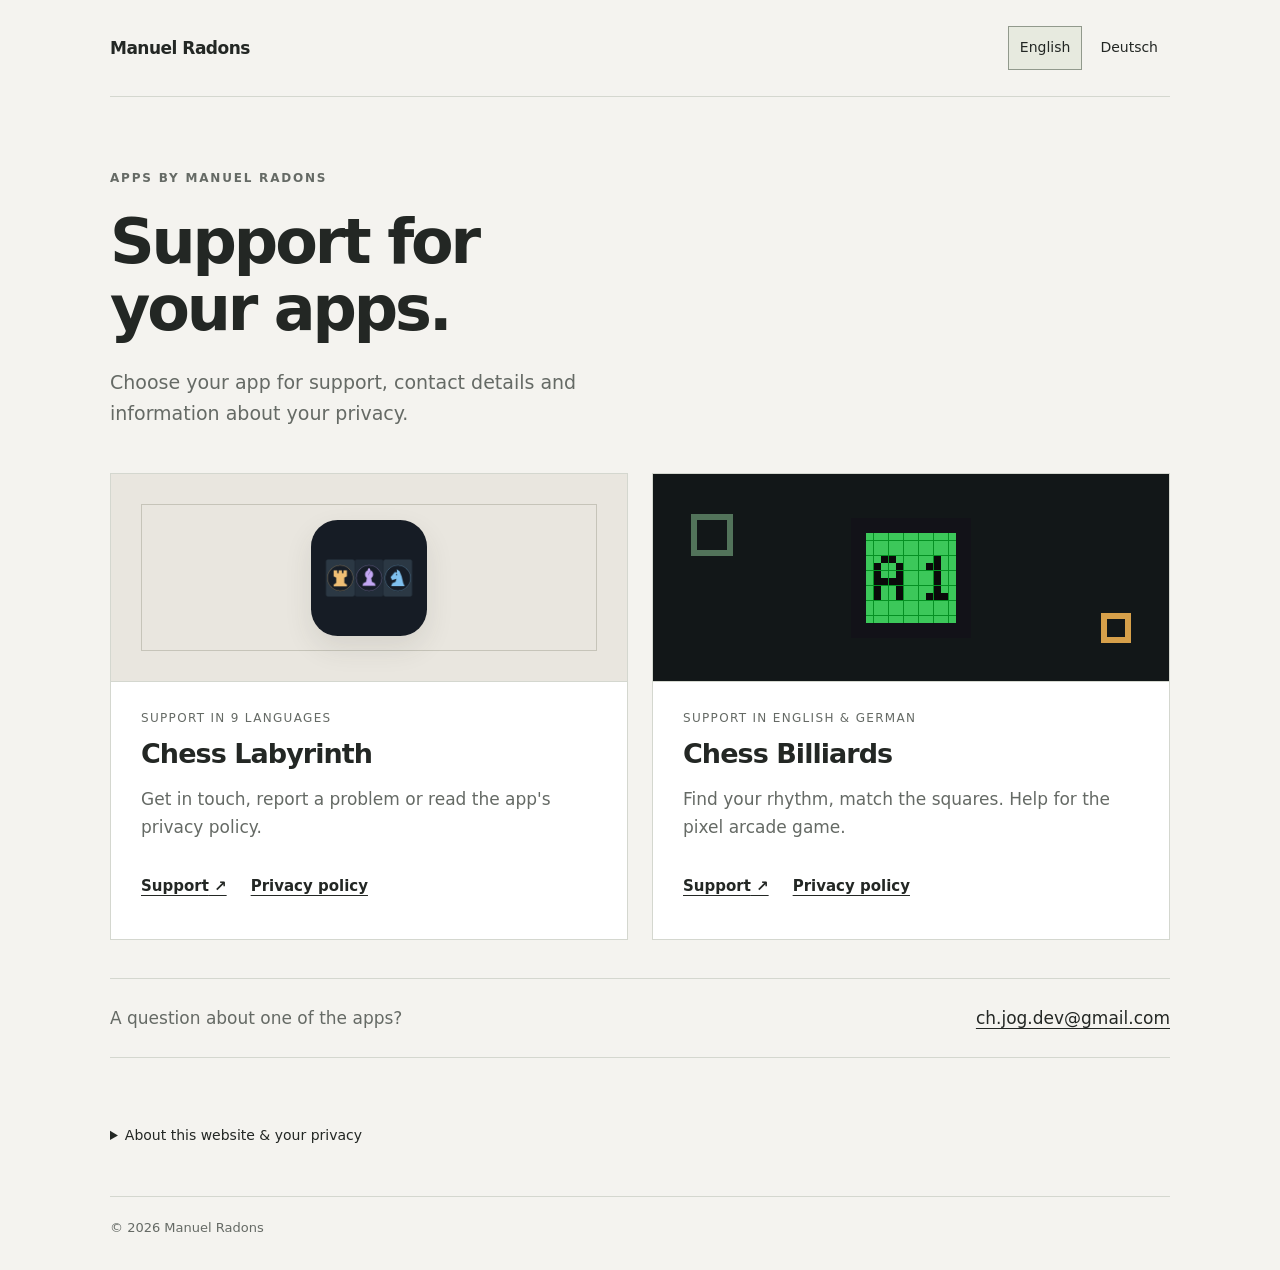
<file: index.html>
<!doctype html>
<html lang="en">
<head>
  <meta charset="utf-8">
  <meta name="viewport" content="width=device-width, initial-scale=1">
  <meta name="referrer" content="no-referrer">
  <meta name="description" content="Support and privacy information for apps by Manuel Radons. Find help for Chess Labyrinth and Chess Billiards.">
  <meta name="color-scheme" content="light">
  <title>App Support — Manuel Radons</title>
  <link rel="stylesheet" href="assets/overview.css">
  <script src="assets/language.js" defer></script>
</head>
<body>
  <a class="skip-link" href="#main">Skip to content / Zum Inhalt</a>
  <header class="site-header">
    <a class="signature" href="./#en-apps" data-localized-href="./#{lang}-apps">Manuel Radons</a>
    <nav class="language-nav" aria-label="Language" data-label-en="Language" data-label-de="Sprache">
      <a href="#en-apps" lang="en" hreflang="en" data-language-choice="en">English</a>
      <a href="#de-apps" lang="de" hreflang="de" data-language-choice="de">Deutsch</a>
    </nav>
  </header>
  <main id="main">
    <article id="en-apps" lang="en" data-language="en" data-page-title="App Support — Manuel Radons" data-description="Support and privacy information for apps by Manuel Radons. Find help for Chess Labyrinth and Chess Billiards.">
      <div class="intro">
        <p class="eyebrow">Apps by Manuel Radons</p>
        <h1>Support for<br>your apps.</h1>
        <p>Choose your app for support, contact details and information about your privacy.</p>
      </div>
      <div class="app-list">
        <section class="app-card" aria-labelledby="en-labyrinth">
          <div class="app-art labyrinth-art"><img src="assets/chess-labyrinth.png" width="116" height="116" alt=""></div>
          <div class="app-body">
            <p class="app-meta">Support in 9 languages</p>
            <h2 id="en-labyrinth">Chess Labyrinth</h2>
            <p class="app-description">Get in touch, report a problem or read the app's privacy policy.</p>
            <div class="app-links">
              <a href="ChessLabyrinth/#en-support">Support <span aria-hidden="true">&nbsp;↗</span></a>
              <a href="ChessLabyrinth/#en-privacy">Privacy policy</a>
            </div>
          </div>
        </section>
        <section class="app-card" aria-labelledby="en-billiards">
          <div class="app-art billiards-art"><img src="ChessBilliards/assets/app-icon.png" width="120" height="120" alt=""></div>
          <div class="app-body">
            <p class="app-meta">Support in English &amp; German</p>
            <h2 id="en-billiards">Chess Billiards</h2>
            <p class="app-description">Find your rhythm, match the squares. Help for the pixel arcade game.</p>
            <div class="app-links">
              <a href="ChessBilliards/#en-support">Support <span aria-hidden="true">&nbsp;↗</span></a>
              <a href="ChessBilliards/privacy.html#en-privacy">Privacy policy</a>
            </div>
          </div>
        </section>
      </div>
      <div class="contact"><p>A question about one of the apps?</p><a href="mailto:ch.jog.dev@gmail.com?subject=App%20support">ch.jog.dev@gmail.com</a></div>
      <details class="website-note" id="en-website">
        <summary>About this website &amp; your privacy</summary>
        <p>This support website is run by Manuel Radons. These pages use no analytics, cookies or external fonts. Your language choice is kept in the page URL, without browser storage.</p>
        <address>Manuel Radons<br>Mittelstraße 42<br>15712 Königs Wusterhausen<br>Germany</address>
        <p>GitHub Pages hosts this website. GitHub logs visitors' IP addresses for security purposes. See <a href="https://docs.github.com/en/pages/getting-started-with-github-pages/what-is-github-pages#data-collection">GitHub's hosting information</a> and <a href="https://docs.github.com/en/site-policy/privacy-policies/github-general-privacy-statement">privacy statement</a>.</p>
        <p>Each app has its own privacy policy, linked above. For privacy enquiries, contact <a href="mailto:ch.jog.dev@gmail.com?subject=Privacy%20enquiry">ch.jog.dev@gmail.com</a>.</p>
      </details>
    </article>
    <article id="de-apps" lang="de" data-language="de" data-page-title="App-Support — Manuel Radons" data-description="Support und Datenschutz für die Apps von Manuel Radons. Hilfe zu Schachlabyrinth und Chess Billiards.">
      <div class="intro">
        <p class="eyebrow">Apps von Manuel Radons</p>
        <h1>Hilfe für<br>deine Apps.</h1>
        <p>Wähle deine App für Hilfe, Kontakt und Informationen zum Datenschutz.</p>
      </div>
      <div class="app-list">
        <section class="app-card" aria-labelledby="de-labyrinth">
          <div class="app-art labyrinth-art"><img src="assets/chess-labyrinth.png" width="116" height="116" alt=""></div>
          <div class="app-body">
            <p class="app-meta">Support in 9 Sprachen</p>
            <h2 id="de-labyrinth">Schachlabyrinth</h2>
            <p class="app-description">Kontakt aufnehmen, ein Problem melden oder die Datenschutzerklärung lesen.</p>
            <div class="app-links">
              <a href="ChessLabyrinth/#de-support">Support <span aria-hidden="true">&nbsp;↗</span></a>
              <a href="ChessLabyrinth/#de-privacy">Datenschutz</a>
            </div>
          </div>
        </section>
        <section class="app-card" aria-labelledby="de-billiards">
          <div class="app-art billiards-art"><img src="ChessBilliards/assets/app-icon.png" width="120" height="120" alt=""></div>
          <div class="app-body">
            <p class="app-meta">Support auf Deutsch &amp; Englisch</p>
            <h2 id="de-billiards">Chess Billiards</h2>
            <p class="app-description">Finde deinen Rhythmus, triff die Felder. Hilfe rund um das Pixel-Arcadespiel.</p>
            <div class="app-links">
              <a href="ChessBilliards/#de-support">Support <span aria-hidden="true">&nbsp;↗</span></a>
              <a href="ChessBilliards/privacy.html#de-privacy">Datenschutz</a>
            </div>
          </div>
        </section>
      </div>
      <div class="contact"><p>Eine Frage zu einer der Apps?</p><a href="mailto:ch.jog.dev@gmail.com?subject=App-Support">ch.jog.dev@gmail.com</a></div>
      <details class="website-note" id="de-website">
        <summary>Über diese Website &amp; Datenschutz</summary>
        <p>Diese Support-Website wird von Manuel Radons betrieben. Die Seiten verwenden keine Analysewerkzeuge, Cookies oder externen Schriftarten. Deine Sprachwahl bleibt in der Seitenadresse erhalten, ohne Browserspeicher.</p>
        <address>Manuel Radons<br>Mittelstraße 42<br>15712 Königs Wusterhausen<br>Deutschland</address>
        <p>Die Website wird bei GitHub Pages gehostet. GitHub protokolliert dabei IP-Adressen aus Sicherheitsgründen. Mehr dazu in <a href="https://docs.github.com/en/pages/getting-started-with-github-pages/what-is-github-pages#data-collection">GitHubs Hosting-Informationen</a> und der <a href="https://docs.github.com/en/site-policy/privacy-policies/github-general-privacy-statement">Datenschutzerklärung von GitHub</a>.</p>
        <p>Jede App hat eine eigene, oben verlinkte Datenschutzerklärung. Bei Datenschutzfragen erreichst du mich unter <a href="mailto:ch.jog.dev@gmail.com?subject=Datenschutzanfrage">ch.jog.dev@gmail.com</a>.</p>
      </details>
    </article>
  </main>
  <footer class="site-footer">© 2026 Manuel Radons</footer>
</body>
</html>
</file>
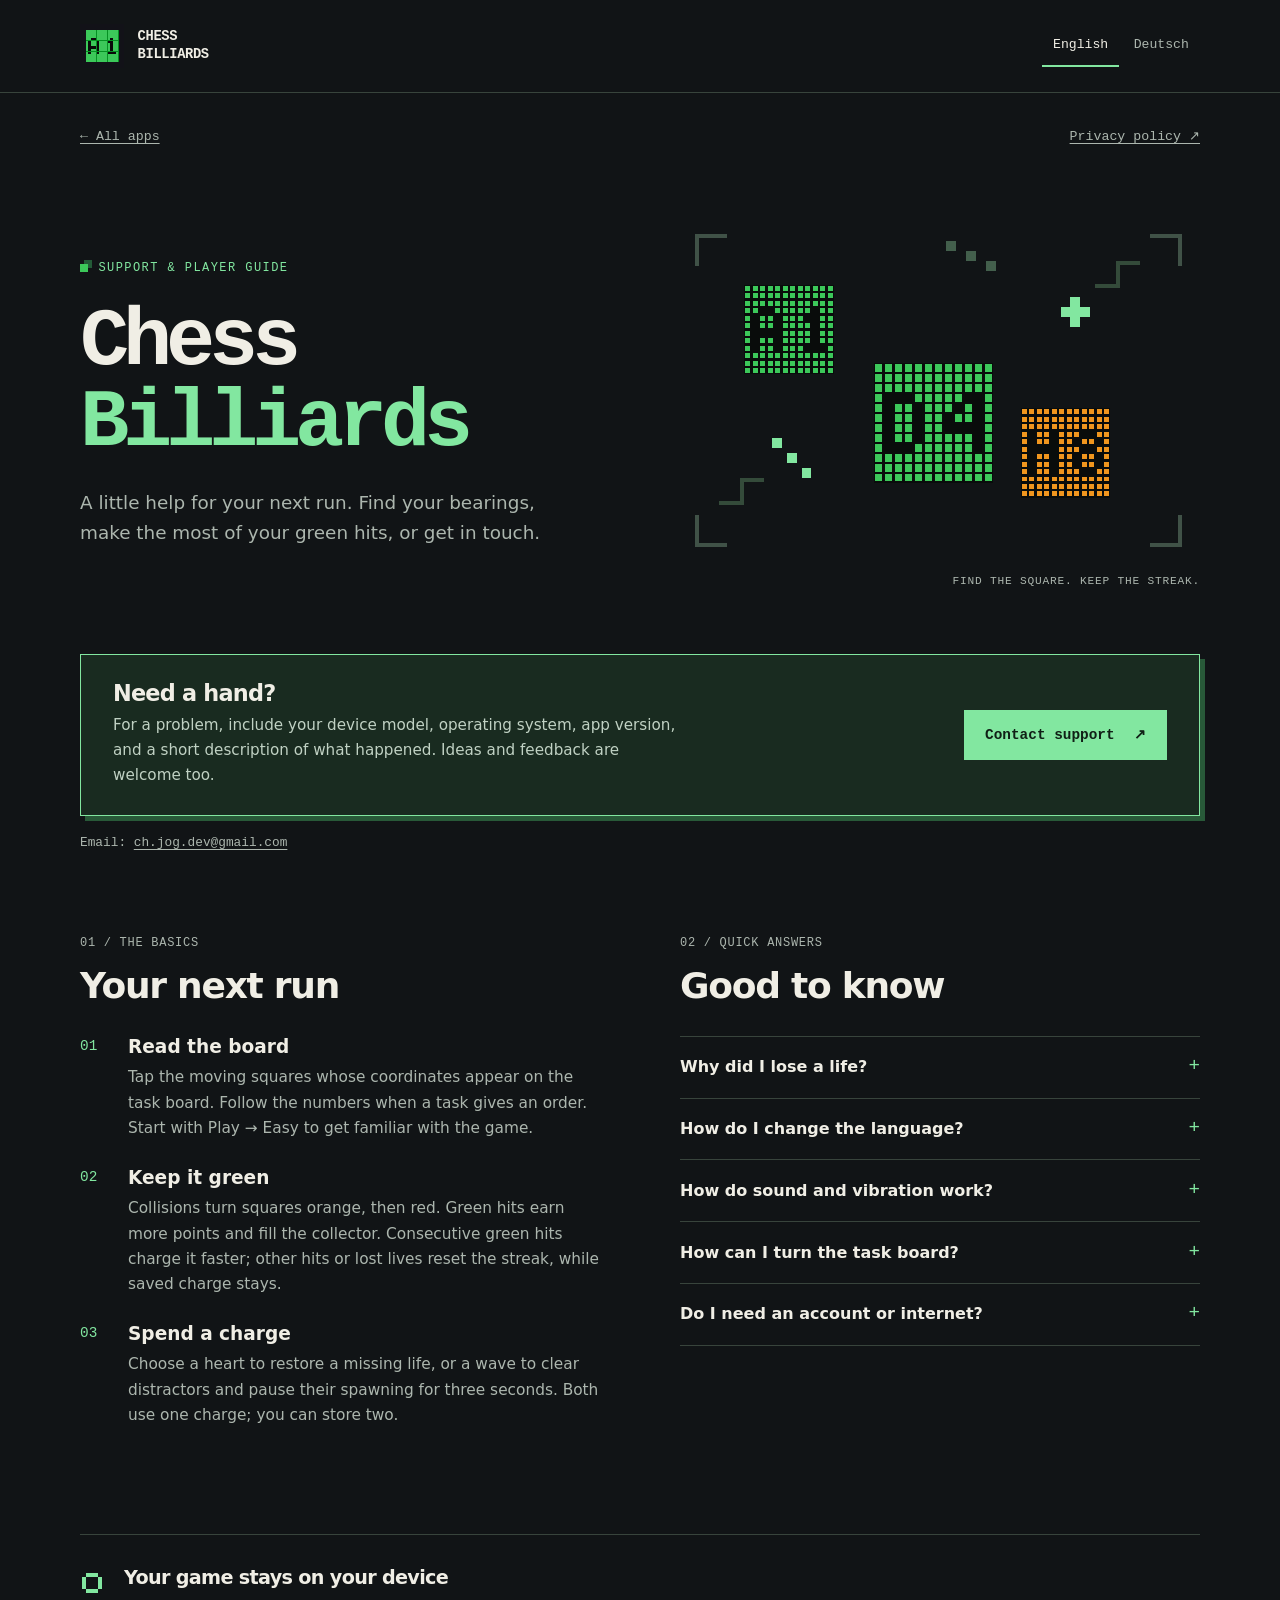
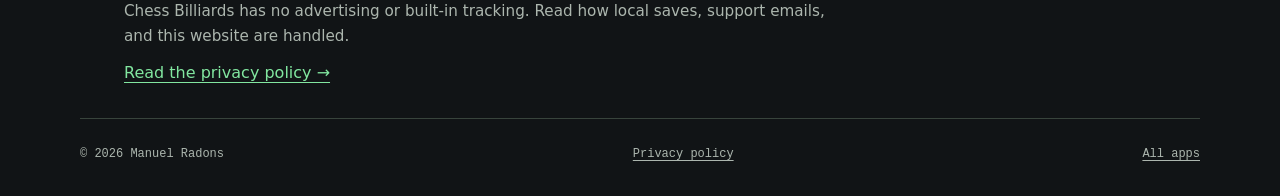
<file: ChessBilliards/index.html>
<!doctype html>
<html lang="en">
<head>
  <meta charset="utf-8">
  <meta name="viewport" content="width=device-width, initial-scale=1">
  <meta name="color-scheme" content="dark">
  <meta name="referrer" content="no-referrer">
  <meta name="description" content="Help with Chess Billiards. Contact support, learn the controls, and find answers about the game.">
  <title>Chess Billiards — Support</title>
  <link rel="icon" type="image/png" href="assets/app-icon.png">
  <link rel="stylesheet" href="assets/billiards.css">
  <script src="../assets/language.js" defer></script>
</head>
<body>
  <a class="skip-link" href="#main">Skip to content / Zum Inhalt</a>
  <header class="site-header">
    <div class="header-inner">
      <a class="brand" href="./" data-localized-href="./#{lang}-support"><img src="assets/app-icon.png" width="44" height="44" alt=""><span>CHESS<br>BILLIARDS</span></a>
      <nav class="language-nav" aria-label="Language / Sprache" data-label-en="Language" data-label-de="Sprache">
        <a href="#en-support" lang="en" hreflang="en" data-language-choice="en">English</a>
        <a href="#de-support" lang="de" hreflang="de" data-language-choice="de">Deutsch</a>
      </nav>
    </div>
  </header>
  <main class="page-shell" id="main">
    <article id="en-support" lang="en" data-language="en" data-page-title="Chess Billiards — Support" data-description="Help with Chess Billiards. Contact support, learn the controls, and find answers about the game.">
      <nav class="page-nav" aria-label="Page navigation"><a href="../#en-apps">← All apps</a><a href="privacy.html#en-privacy">Privacy policy ↗</a></nav>
      <section class="hero" aria-labelledby="en-title">
        <div>
          <p class="eyebrow">Support &amp; player guide</p>
          <h1 id="en-title">Chess<br><span>Billiards</span></h1>
          <p class="intro">A little help for your next run. Find your bearings, make the most of your green hits, or get in touch.</p>
        </div>
        <figure class="game-art"><img src="assets/pixel-scene.svg" width="420" height="280" alt=""><figcaption>FIND THE SQUARE. KEEP THE STREAK.</figcaption></figure>
      </section>
      <section class="contact-strip" aria-labelledby="en-contact">
        <div><h2 id="en-contact">Need a hand?</h2><p>For a problem, include your device model, operating system, app version, and a short description of what happened. Ideas and feedback are welcome too.</p></div>
        <a class="button" href="mailto:ch.jog.dev@gmail.com?subject=Chess%20Billiards%20support">Contact support <span aria-hidden="true">↗</span></a>
      </section>
      <p class="contact-address">Email: <a href="mailto:ch.jog.dev@gmail.com?subject=Chess%20Billiards%20support">ch.jog.dev@gmail.com</a></p>
      <div class="support-layout">
        <section aria-labelledby="en-guide">
          <p class="section-label">01 / THE BASICS</p>
          <h2 id="en-guide">Your next run</h2>
          <ol class="quick-guide">
            <li><h3>Read the board</h3><p>Tap the moving squares whose coordinates appear on the task board. Follow the numbers when a task gives an order. Start with Play → Easy to get familiar with the game.</p></li>
            <li><h3>Keep it green</h3><p>Collisions turn squares orange, then red. Green hits earn more points and fill the collector. Consecutive green hits charge it faster; other hits or lost lives reset the streak, while saved charge stays.</p></li>
            <li><h3>Spend a charge</h3><p>Choose a heart to restore a missing life, or a wave to clear distractors and pause their spawning for three seconds. Both use one charge; you can store two.</p></li>
          </ol>
        </section>
        <section aria-labelledby="en-faq">
          <p class="section-label">02 / QUICK ANSWERS</p>
          <h2 id="en-faq">Good to know</h2>
          <div class="faq">
            <details><summary>Why did I lose a life?</summary><p>A wrong hit or a missed target costs a life. With numbered tasks, hitting a target before its turn is also a wrong hit. Tapping empty space does not cost a life.</p></details>
            <details><summary>How do I change the language?</summary><p>Open Options → Language and choose System default, English, or Deutsch. Your choice is saved. The AUTO / EN / DE button in the top toolbar is a shortcut.</p></details>
            <details><summary>How do sound and vibration work?</summary><p>The speaker button in the top toolbar turns sound on or off. On supported phones, the vibration button controls haptic feedback. Both settings are saved.</p></details>
            <details><summary>How can I turn the task board?</summary><p>Enable Board rotation in Options. Then tap the task board to turn it. The white and black queen-and-king pairs show its orientation. The game briefly pauses while the board turns.</p></details>
            <details><summary>Do I need an account or internet?</summary><p>The game works offline and does not require an account. High scores and settings are stored on your device. There is no online leaderboard or game-operated sync between devices. Opening these support pages or sending an email uses an internet connection.</p></details>
          </div>
        </section>
      </div>
      <section class="privacy-note" aria-labelledby="en-privacy-note">
        <svg class="pixel-mark" viewBox="0 0 24 24" aria-hidden="true" shape-rendering="crispEdges"><path fill="currentColor" d="M6 2h12v4h4v12h-4v4H6v-4H2V6h4zm0 4v12h12V6z"/></svg>
        <div><h2 id="en-privacy-note">Your game stays on your device</h2><p>Chess Billiards has no advertising or built-in tracking. Read how local saves, support emails, and this website are handled.</p><a href="privacy.html#en-privacy">Read the privacy policy →</a></div>
      </section>
      <footer class="site-footer"><p>© 2026 Manuel Radons</p><a href="privacy.html#en-privacy">Privacy policy</a><a href="../#en-apps">All apps</a></footer>
    </article>
    <article id="de-support" lang="de" data-language="de" data-page-title="Chess Billiards — Support" data-description="Hilfe zu Chess Billiards. Kontaktiere den Support, lerne die Steuerung kennen und finde Antworten zum Spiel.">
      <nav class="page-nav" aria-label="Seitennavigation"><a href="../#de-apps">← Alle Apps</a><a href="privacy.html#de-privacy">Datenschutz ↗</a></nav>
      <section class="hero" aria-labelledby="de-title">
        <div>
          <p class="eyebrow">Support &amp; Spielhilfe</p>
          <h1 id="de-title">Chess<br><span>Billiards</span></h1>
          <p class="intro">Hilfe für deine nächste Runde. Finde dich auf dem Brett zurecht, nutze deine grünen Treffer oder schreib mir.</p>
        </div>
        <figure class="game-art"><img src="assets/pixel-scene.svg" width="420" height="280" alt=""><figcaption>FELDER FINDEN. SERIE HALTEN.</figcaption></figure>
      </section>
      <section class="contact-strip" aria-labelledby="de-contact">
        <div><h2 id="de-contact">Brauchst du Hilfe?</h2><p>Nenne bei einem Problem bitte dein Gerät, die Betriebssystem- und App-Version sowie eine kurze Beschreibung des Ablaufs. Auch Ideen und Feedback sind willkommen.</p></div>
        <a class="button" href="mailto:ch.jog.dev@gmail.com?subject=Chess%20Billiards%20Support">Support kontaktieren <span aria-hidden="true">↗</span></a>
      </section>
      <p class="contact-address">E-Mail: <a href="mailto:ch.jog.dev@gmail.com?subject=Chess%20Billiards%20Support">ch.jog.dev@gmail.com</a></p>
      <div class="support-layout">
        <section aria-labelledby="de-guide">
          <p class="section-label">01 / DIE GRUNDLAGEN</p>
          <h2 id="de-guide">Deine nächste Runde</h2>
          <ol class="quick-guide">
            <li><h3>Lies das Brett</h3><p>Tippe die bewegten Quadrate an, deren Koordinaten auf dem Aufgabenbrett stehen. Bei nummerierten Aufgaben gilt die angegebene Reihenfolge. Über Spielen → Leicht lernst du das Spiel kennen.</p></li>
            <li><h3>Triff Grün</h3><p>Zusammenstöße färben Quadrate orange, dann rot. Grüne Treffer geben mehr Punkte und füllen den Collector. Eine grüne Serie lädt ihn schneller. Andere Treffer oder Lebensverluste setzen die Serie zurück; gespeicherte Ladung bleibt.</p></li>
            <li><h3>Nutze deine Ladung</h3><p>Wähle ein Herz für ein fehlendes Leben oder eine Welle, die Ablenker entfernt und ihren Nachschub drei Sekunden pausiert. Beides kostet eine Ladung. Du kannst zwei Ladungen speichern.</p></li>
          </ol>
        </section>
        <section aria-labelledby="de-faq">
          <p class="section-label">02 / KURZE ANTWORTEN</p>
          <h2 id="de-faq">Gut zu wissen</h2>
          <div class="faq">
            <details><summary>Warum habe ich ein Leben verloren?</summary><p>Ein falscher Treffer oder ein verpasstes Ziel kostet ein Leben. Bei nummerierten Aufgaben zählt ein vorzeitig getroffener Zielstein ebenfalls als falscher Treffer. Ein Tippen ins Leere kostet kein Leben.</p></details>
            <details><summary>Wie ändere ich die Sprache?</summary><p>Unter Optionen → Sprache kannst du Systemsprache, English oder Deutsch wählen. Deine Auswahl wird gespeichert. Der Knopf AUTO / EN / DE in der oberen Leiste ist ein Schnellzugriff.</p></details>
            <details><summary>Wie schalte ich Ton und Vibration um?</summary><p>Der Lautsprecher in der oberen Leiste schaltet den Ton ein oder aus. Auf unterstützten Handys steuert das Vibrationssymbol das haptische Feedback. Beide Einstellungen werden gespeichert.</p></details>
            <details><summary>Wie drehe ich das Aufgabenbrett?</summary><p>Aktiviere Brettdrehung in den Optionen. Danach kannst du das Aufgabenbrett antippen, um es zu drehen. Die weißen und schwarzen Paare aus Dame und König zeigen die Orientierung. Während der Drehung pausiert das Spiel kurz.</p></details>
            <details><summary>Brauche ich ein Konto oder Internet?</summary><p>Das Spiel funktioniert offline und braucht kein Benutzerkonto. Highscores und Einstellungen werden auf deinem Gerät gespeichert. Es gibt keine Online-Rangliste und keine vom Spiel betriebene Synchronisierung zwischen Geräten. Für diese Supportseiten und den E-Mail-Versand wird eine Internetverbindung verwendet.</p></details>
          </div>
        </section>
      </div>
      <section class="privacy-note" aria-labelledby="de-privacy-note">
        <svg class="pixel-mark" viewBox="0 0 24 24" aria-hidden="true" shape-rendering="crispEdges"><path fill="currentColor" d="M6 2h12v4h4v12h-4v4H6v-4H2V6h4zm0 4v12h12V6z"/></svg>
        <div><h2 id="de-privacy-note">Dein Spiel bleibt auf deinem Gerät</h2><p>Chess Billiards enthält weder Werbung noch eingebautes Tracking. Hier erfährst du, wie lokale Daten, Support-E-Mails und diese Website behandelt werden.</p><a href="privacy.html#de-privacy">Datenschutzerklärung lesen →</a></div>
      </section>
      <footer class="site-footer"><p>© 2026 Manuel Radons</p><a href="privacy.html#de-privacy">Datenschutz</a><a href="../#de-apps">Alle Apps</a></footer>
    </article>
  </main>
</body>
</html>
</file>
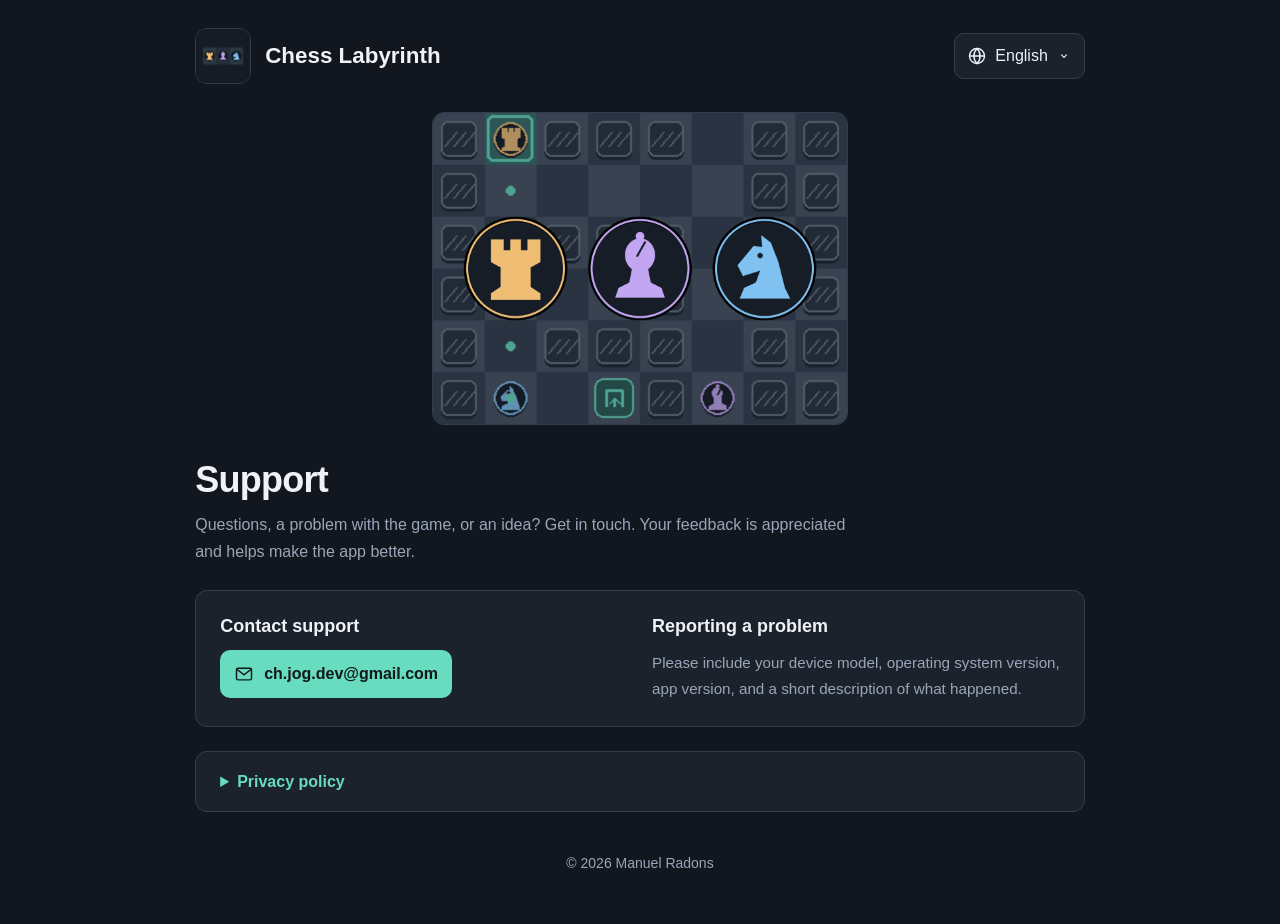
<file: ChessLabyrinth/index.html>
<!doctype html>
<html lang="en">
<head>
  <meta charset="utf-8">
  <meta name="viewport" content="width=device-width, initial-scale=1">
  <meta name="color-scheme" content="dark">
  <meta name="referrer" content="no-referrer">
  <meta name="description" content="Chess Labyrinth support and privacy policy. Get help with the game, report a problem, or read about your privacy.">
  <title>Chess Labyrinth — Support</title>
  <link rel="icon" type="image/png" href="[data-uri]">
  <style>
    :root {
      color-scheme: dark;
      --page: #12171f;
      --panel: #1b222c;
      --text: #eff2f6;
      --muted: #99a6b8;
      --accent: #67dcbe;
      --line: #333e4d;
      --notice: #302b20;
      --notice-text: #f6c65c;
    }
    * { box-sizing: border-box; }
    html { scroll-padding-top: 1.5rem; }
    body { margin: 0; background: var(--page); color: var(--text); font: 1rem/1.7 Arial, Helvetica, sans-serif; overflow-wrap: anywhere; -webkit-text-size-adjust: 100%; }
    main { max-width: 62rem; margin: 0 auto; padding: 1.75rem clamp(1.125rem, 4vw, 3.75rem) 3rem; }
    .masthead { display: flex; align-items: center; justify-content: space-between; gap: 1rem; margin-bottom: 1.75rem; }
    .brand { display: flex; align-items: center; gap: .875rem; min-width: 0; margin: 0; font-size: clamp(1.1rem, 3vw, 1.4rem); font-weight: 700; line-height: 1.25; }
    .brand img { width: 3.5rem; height: 3.5rem; flex-shrink: 0; border: 1px solid var(--line); border-radius: .75rem; }
    .language-menu { position: relative; flex-shrink: 0; }
    .language-menu > summary { display: flex; align-items: center; gap: .5rem; min-height: 2.75rem; padding: .5rem .75rem; border: 1px solid var(--line); border-radius: .625rem; background: var(--panel); cursor: pointer; list-style: none; }
    .language-menu > summary::-webkit-details-marker { display: none; }
    svg { width: 1.25rem; height: 1.25rem; flex-shrink: 0; }
    .language-menu > summary .chevron { width: 1rem; }
    .language-menu[open] > summary { border-color: var(--accent); }
    .language-menu[open] > summary .chevron { transform: rotate(180deg); }
    .language-switch { position: absolute; z-index: 5; top: calc(100% + .5rem); right: 0; width: 14rem; max-width: calc(100vw - 2.25rem); max-height: min(65vh, 28rem); overflow: auto; display: grid; gap: .25rem; padding: .5rem; border: 1px solid var(--line); border-radius: .75rem; background: var(--panel); box-shadow: 0 .5rem 1.5rem #0006; }
    .language-switch a { min-height: 2.75rem; padding: .5rem .75rem; border: 1px solid transparent; border-radius: .5rem; text-decoration: none; color: var(--text); }
    .language-switch a:hover { background: #232c38; }
    .language-switch a[aria-current="true"] { color: var(--accent); border-color: var(--accent); }
    .hero-art { display: block; width: min(100%, 26rem); height: auto; border: 1px solid var(--line); border-radius: .75rem; margin: 0 auto 2rem; }
    article[hidden] { display: none; }
    article:not([hidden]) + article:not([hidden]) { margin-top: 4rem; padding-top: 2.5rem; border-top: 1px solid var(--line); }
    h1, h2, h3 { line-height: 1.3; text-wrap: balance; }
    h1 { margin: 0 0 .5rem; font-size: clamp(1.7rem, 4vw, 2.25rem); letter-spacing: -.02em; }
    h2 { margin: 0 0 .75rem; font-size: 1.125rem; }
    h3 { margin: 0 0 1rem; font-size: 1.15rem; }
    p { margin: 0 0 1rem; }
    .support-intro { color: var(--muted); max-width: 42rem; }
    .contact-card { display: grid; grid-template-columns: 1fr 1fr; gap: 1.5rem; margin: 1.5rem 0; padding: 1.5rem; background: var(--panel); border: 1px solid var(--line); border-radius: .75rem; }
    .contact-mail { display: inline-flex; align-items: center; gap: .625rem; min-height: 3rem; max-width: 100%; padding: .625rem .875rem; border-radius: .625rem; background: var(--accent); color: var(--page); font-weight: 700; text-decoration: none; }
    .contact-mail span { min-width: 0; }
    .contact-mail:hover { background: #7de8cc; }
    .report p { color: var(--muted); font-size: .95rem; margin: 0; }
    .policy-disclosure { margin: 1rem 0; border: 1px solid var(--line); border-radius: .75rem; background: var(--panel); }
    .policy-disclosure > summary { min-height: 3.5rem; padding: 1rem 1.5rem; cursor: pointer; font-weight: 700; color: var(--accent); }
    .policy-disclosure[open] > summary { border-bottom: 1px solid var(--line); }
    .policy-body { padding: clamp(1rem, 3vw, 1.5rem); }
    .policy-body header { margin-bottom: 1.5rem; }
    .policy-title { font-size: clamp(1.3rem, 3vw, 1.75rem); }
    .updated { color: var(--muted); font-size: .95rem; margin: 0; }
    .policy-body > section { margin: 2rem 0 0; }
    .policy-body > section > :last-child { margin-bottom: 0; }
    .notice { padding: 1rem 1.25rem; margin-bottom: 1.5rem; border-left: .25rem solid var(--notice-text); border-radius: .25rem; background: var(--notice); color: var(--notice-text); }
    a { color: var(--accent); text-decoration-thickness: .08em; text-underline-offset: .18em; }
    a:hover { text-decoration-thickness: .14em; }
    .contact-mail { color: var(--page); }
    a:focus-visible, summary:focus-visible { outline: 2px solid var(--accent); outline-offset: 4px; border-radius: .25rem; }
    .contents { margin: 1.75rem 0; padding: 1rem; border: 1px solid var(--line); border-radius: .5rem; }
    .contents > summary { cursor: pointer; font-weight: 600; }
    .contents[open] > summary { margin-bottom: .75rem; }
    nav ol { margin: 0; padding-left: 1.5rem; }
    nav ol a { display: inline-block; padding-block: .3rem; }
    ul { padding-left: 1.4rem; margin: 0 0 1rem; }
    li { padding-left: .15rem; margin-block: .4rem; }
    address { margin-bottom: 1rem; font-style: normal; }
    .policy-body footer { margin-top: 2rem; padding-top: 1.25rem; border-top: 1px solid var(--line); }
    footer a { display: inline-block; padding-block: .5rem; }
    .site-footer { margin-top: 2.5rem; text-align: center; color: var(--muted); font-size: .875rem; }
    @media (max-width: 42rem) {
      main { padding-top: 1.125rem; }
      .masthead { align-items: flex-start; flex-wrap: wrap; margin-bottom: 1.25rem; }
      .brand { flex: 1 1 auto; }
      .language-menu { margin-left: auto; }
      .hero-art { margin-bottom: 1.5rem; }
      .contact-card { grid-template-columns: 1fr; gap: 1.5rem; padding: 1.125rem; }
      .contact-mail { font-size: .95rem; }
      .policy-disclosure > summary { padding: 1rem 1.125rem; }
    }
    @media print {
      :root { color-scheme: light; }
      body, main { background: white; color: black; }
      body { font-size: 10pt; line-height: 1.5; }
      main { max-width: none; margin: 0; padding: 0; }
      .masthead, .hero-art, .support, .contents, footer, .policy-disclosure > summary { display: none; }
      .policy-disclosure, .policy-body { background: white; border: 0; padding: 0; }
      a { color: inherit; }
      .updated { color: #444; }
      .notice { background: white; color: black; border: 1px solid #777; break-inside: avoid; }
      h2, h3 { break-after: avoid; }
      address { break-inside: avoid; }
      p, li { orphans: 3; widows: 3; }
    }
  </style>
</head>
<body>
  <main id="seitenanfang">
    <header class="masthead">
      <p class="brand"><img src="[data-uri]" alt="" width="1024" height="1024"><span id="brand-title">Chess Labyrinth</span></p>
      <details class="language-menu">
        <summary aria-label="Choose language: English"><svg viewBox="0 0 24 24" aria-hidden="true" fill="none" stroke="currentColor" stroke-width="1.7"><circle cx="12" cy="12" r="9"/><path d="M3 12h18M12 3c5 5 5 13 0 18-5-5-5-13 0-18Z"/></svg><span id="language-current">English</span><svg class="chevron" viewBox="0 0 24 24" aria-hidden="true" fill="none" stroke="currentColor" stroke-width="1.7"><path d="m8 10 4 4 4-4"/></svg></summary>
        <nav class="language-switch" aria-label="Language">
      <a href="#en-support" lang="en" hreflang="en" data-language-choice="en" data-language-label="Language">English</a>
      <a href="#de-support" lang="de" hreflang="de" data-language-choice="de" data-language-label="Sprache">Deutsch</a>
      <a href="#es-support" lang="es" hreflang="es" data-language-choice="es" data-language-label="Idioma">Español</a>
      <a href="#fr-support" lang="fr" hreflang="fr" data-language-choice="fr" data-language-label="Langue">Français</a>
      <a href="#it-support" lang="it" hreflang="it" data-language-choice="it" data-language-label="Lingua">Italiano</a>
      <a href="#hi-support" lang="hi" hreflang="hi" data-language-choice="hi" data-language-label="भाषा">हिन्दी</a>
      <a href="#ja-support" lang="ja" hreflang="ja" data-language-choice="ja" data-language-label="言語">日本語</a>
      <a href="#zh-Hans-support" lang="zh-Hans" hreflang="zh-Hans" data-language-choice="zh-Hans" data-language-label="语言">简体中文</a>
      <a href="#ru-support" lang="ru" hreflang="ru" data-language-choice="ru" data-language-label="Язык">Русский</a>
    </nav>
      </details>
    </header>
    <img class="hero-art" src="[data-uri]" alt="" width="1248" height="936">
<article id="en-support" lang="en" data-policy-language="en" data-app-name="Chess Labyrinth" data-support-title="Support" data-description="Questions, a problem with the game, or an idea? Get in touch." data-language-label="Language" data-language-hint="Choose language">
  <section class="support" aria-labelledby="en-support-title">
    <h1 id="en-support-title">Support</h1>
    <p class="support-intro">Questions, a problem with the game, or an idea? Get in touch. Your feedback is appreciated and helps make the app better.</p>
    <div class="contact-card">
      <div>
        <h2>Contact support</h2>
        <a class="contact-mail" href="mailto:ch.jog.dev@gmail.com" aria-label="Email: ch.jog.dev@gmail.com"><svg viewBox="0 0 24 24" aria-hidden="true" fill="none" stroke="currentColor" stroke-width="1.7"><rect x="3" y="5" width="18" height="14" rx="2"/><path d="m3 6 9 7 9-7"/></svg><span>ch.jog.dev@gmail.com</span></a>
      </div>
      <div class="report">
        <h2>Reporting a problem</h2>
        <p>Please include your device model, operating system version, app version, and a short description of what happened.</p>
      </div>
    </div>
  </section>
  <details class="policy-disclosure" id="en-privacy" open>
    <summary>Privacy policy</summary>
    <div class="policy-body" id="en-top">
  <header>
    <h2 class="policy-title">Privacy Policy for Chess Labyrinth</h2>
    <p class="updated">Last updated: <time datetime="2026-10-09">October 9, 2026</time></p>
  </header>
  <p class="notice" role="note"><strong>Draft: Add the full postal address in the next section before publication.</strong></p>
  <p>This privacy policy applies to the Android and iOS app <strong>Chess Labyrinth</strong>. The game does not require a user account. Game progress and settings are stored on your device. To fund the app, Google AdMob banner ads and occasional full-screen ads are displayed. Google processes personal data in connection with these services.</p>
  <details class="contents">
    <summary>Contents</summary>
    <nav aria-label="Table of contents">
      <ol>
        <li><a href="#en-controller-and-contact">Controller and contact</a></li>
        <li><a href="#en-game-progress-and-settings-on-your-device">Game progress and settings on your device</a></li>
        <li><a href="#en-advertising-through-google-admob">Advertising through Google AdMob</a></li>
        <li><a href="#en-privacy-choices-and-withdrawal-of-consent">Privacy choices and withdrawal of consent</a></li>
        <li><a href="#en-purposes-and-legal-bases">Purposes and legal bases</a></li>
        <li><a href="#en-processing-outside-the-european-economic-area">Processing outside the European Economic Area</a></li>
        <li><a href="#en-retention-and-deletion">Retention and deletion</a></li>
        <li><a href="#en-contact-by-email">Contact by email</a></li>
        <li><a href="#en-your-rights">Your rights</a></li>
        <li><a href="#en-app-stores-and-changes-to-this-policy">App stores and changes to this policy</a></li>
      </ol>
    </nav>
  </details>
  <section aria-labelledby="en-controller-and-contact">
    <h3 id="en-controller-and-contact">Controller and contact</h3>
    <p>The controller responsible for processing data in connection with this app is:</p>
    <address>Manuel Radons<br>
      [Add street and house number]<br>
      [Add postal code and city]<br>
      [Add country]</address>
    <p>Email: <a href="mailto:ch.jog.dev@gmail.com">ch.jog.dev@gmail.com</a></p>
  </section>
  <section aria-labelledby="en-game-progress-and-settings-on-your-device">
    <h3 id="en-game-progress-and-settings-on-your-device">Game progress and settings on your device</h3>
    <p>The app stores the following information in local app storage:</p>
    <ul>
      <li>Your best results for each level. Unlocked levels, stars, trophies and personal best scores for each game world are calculated from these results.</li>
      <li>Your selected language and settings for sound, animations and haptic feedback.</li>
      <li>Completed-level counters and a capped time value used to control the intervals between full-screen ads.</li>
    </ul>
    <p>On first launch, the app reads your device's preferred languages to select an appropriate translation. The selected language is stored. The game does not send your device's list of languages to a server operated by me.</p>
    <p>I do not operate a server for storing game progress or user profiles. The app does not send me your best results, stars, trophies or game settings. There is no online leaderboard or synchronization between devices operated by the game. The local advertising counters described above are not passed to AdMob as gameplay statistics.</p>
    <p>No separate analytics or crash-reporting services are integrated in addition to the Google advertising services described below. The game does not access your contacts, photos, camera, microphone or precise device location. Google may nevertheless derive an approximate location from your IP address.</p>
  </section>
  <section aria-labelledby="en-advertising-through-google-admob">
    <h3 id="en-advertising-through-google-admob">Advertising through Google AdMob</h3>
    <p>Chess Labyrinth uses Google AdMob and Google's service for managing privacy choices, the <strong>User Messaging Platform (UMP)</strong>. Google is an external recipient of data. The contact for Europe is Google Ireland Limited, Gordon House, Barrow Street, Dublin 4, Ireland. Company details are available in <a href="https://www.google.com/intl/de_de/contact/impressum.html">Google's legal notice</a>.</p>
    <p>The app is configured for <strong>non-personalized advertising</strong>. Ads should therefore not be selected on the basis of a profile of your previous usage behavior. However, non-personalized advertising does not mean that no personal data is processed: delivering, measuring and securing these ads may also involve identifiers and local storage. <a href="https://support.google.com/admob/answer/7676680?hl=en">Google explains processing for non-personalized ads here.</a></p>
    <p>Depending on the operating system, device settings, privacy choices and ad format, Google's services may process the following data in particular:</p>
    <ul>
      <li>Your IP address and approximate location information derived from it.</li>
      <li>Technical information about the device, operating system and app, and device, app or other identifiers where available.</li>
      <li>Information about ads displayed and interactions, such as ad views, taps or advertising video playback, and technical usage events such as app launches.</li>
      <li>Diagnostic and performance data, such as loading times, crash reports and information about technical errors.</li>
      <li>Your privacy choices and information needed to manage them.</li>
    </ul>
    <p>Google uses this data to provide and measure advertising, for billing, to improve its advertising services and to protect against fraud and abuse. The categories processed in any particular case depend on the conditions described above. Details are provided in Google's information for <a href="https://developers.google.com/admob/android/privacy/play-data-disclosure">Android</a> and <a href="https://developers.google.com/admob/ios/privacy/data-disclosure">iOS</a>, and in <a href="https://policies.google.com/privacy?hl=en">Google's Privacy Policy</a>.</p>
    <p>No additional advertising network SDKs are integrated into the app. However, other service providers and advertising partners used by Google may receive data as part of ad delivery. Information about the providers involved and their purposes is available in the privacy dialog, where provided, and in <a href="https://policies.google.com/technologies/partner-sites?hl=en">Google's information about data use on partner websites and apps</a>. If you follow an ad to another website or app, that provider's privacy notices also apply there.</p>
  </section>
  <section aria-labelledby="en-privacy-choices-and-withdrawal-of-consent">
    <h3 id="en-privacy-choices-and-withdrawal-of-consent">Privacy choices and withdrawal of consent</h3>
    <p>The app uses Google UMP to determine which privacy prompt is required and to display the corresponding dialog. This check already establishes a connection to Google. It is separate from the subsequent request for advertising. Depending on the region and your choices, authorization by UMP may also allow limited ads to be delivered; it does not automatically mean that you have given consent. <a href="https://developers.google.com/admob/ios/privacy">Information about Google UMP</a>.</p>
    <p>Where consent is required, you can accept or reject the purposes offered in the dialog. Under <strong>Settings → Ad privacy options</strong>, you can revisit and change your choices if Google provides this option for your region. You can withdraw consent there with effect for the future. Withdrawal does not affect the lawfulness of processing carried out before withdrawal. Refusing or withdrawing consent may result in limited ads or no ads being displayed; the game's features remain available.</p>
    <p>Consent choices are stored by the Google service. <strong>“Reset progress” does not delete advertising consent or data already stored by Google.</strong></p>
  </section>
  <section aria-labelledby="en-purposes-and-legal-bases">
    <h3 id="en-purposes-and-legal-bases">Purposes and legal bases</h3>
    <p>Where personal data is processed and the General Data Protection Regulation (GDPR) applies, the legal bases are:</p>
    <ul>
      <li><strong>Providing the game and storing settings:</strong> Article 6(1)(b) GDPR, to the extent necessary to provide the features you request.</li>
      <li><strong>Advertising-related processing requiring consent:</strong> Article 6(1)(a) GDPR.</li>
      <li><strong>Legally required management and documentation of consent:</strong> Article 6(1)(c) GDPR.</li>
      <li><strong>Technical delivery of non-personalized advertising, limiting advertising interruptions and preventing abuse:</strong> where consent is not required, Article 6(1)(f) GDPR. The interests are funding the app and operating it securely with minimal disruption. This applies only where your interests requiring protection do not override those interests.</li>
    </ul>
    <p>These legal bases are set out in <a href="https://eur-lex.europa.eu/eli/reg/2016/679/oj?locale=en">Article 6 GDPR</a>. A legitimate interest does not replace consent required by law.</p>
    <p>Storing or accessing information on your device is also subject to the applicable rules protecting terminal equipment. Where German law applies, non-essential access requires consent under Section 25(1) of the TDDDG. Access that is strictly necessary to provide features you expressly request, such as storing your game progress and selected settings, falls under Section 25(2), point 2 of the TDDDG. <a href="https://www.gesetze-im-internet.de/ttdsg/__25.html">Section 25 TDDDG</a>.</p>
  </section>
  <section aria-labelledby="en-processing-outside-the-european-economic-area">
    <h3 id="en-processing-outside-the-european-economic-area">Processing outside the European Economic Area</h3>
    <p>Google may also process data outside the European Economic Area, particularly in the United States. According to Google, it relies on applicable adequacy decisions, including the EU–US Data Privacy Framework for covered transfers to certified companies, and, where necessary, standard contractual clauses. Information about these safeguards and how to obtain a copy of the standard contractual clauses is available in <a href="https://policies.google.com/privacy/frameworks?hl=en">Google's information about international data transfers</a>.</p>
  </section>
  <section aria-labelledby="en-retention-and-deletion">
    <h3 id="en-retention-and-deletion">Retention and deletion</h3>
    <p><strong>Local game data:</strong> game progress and settings generally remain stored until you change or delete them. Under <strong>Settings → Reset progress</strong>, best results and the unlocked levels, stars, trophies and personal best scores for each game world derived from them, together with the local counters for full-screen ads, are reset. Language, sound, animations, haptics and privacy choices are preserved.</p>
    <p>You can remove other local app data using your operating system's data management options or by fully deleting the app. Merely offloading an app on iOS retains its data.</p>
    <p><strong>Device backups:</strong> depending on your system settings, app data may be included in device backups and restored later. Such backups are allowed on Android. Storage and deletion of these backups depend on your settings and the backup service used, for example Apple's or Google's. Resetting the game does not delete existing backup copies.</p>
    <p><strong>Google data:</strong> retention periods depend on the type of data, the purpose of processing and legal requirements. Google deletes or anonymizes certain data after defined periods; other data may be retained longer, particularly for security, abuse prevention or legal obligations. Google explains the details and deletion options in its <a href="https://policies.google.com/technologies/retention?hl=en">information about data retention</a>. Uninstalling the app does not automatically delete data already sent to Google.</p>
  </section>
  <section aria-labelledby="en-contact-by-email">
    <h3 id="en-contact-by-email">Contact by email</h3>
    <p>If you email me, I process your email address and the information you provide in order to respond to your request. The contact address above uses Google's Gmail service, so Google also processes the messages sent. The linked Google information about data processing and international transfers also applies.</p>
    <p>The legal basis is Article 6(1)(b) GDPR for requests concerning use of the app, and Article 6(1)(f) GDPR for other requests, based on the interest in responding to your message. Correspondence is deleted once the matter has been fully resolved, unless statutory retention obligations or necessary documentation require otherwise. Contacting me is voluntary; without a means to reply, I may be unable to answer your request.</p>
  </section>
  <section aria-labelledby="en-your-rights">
    <h3 id="en-your-rights">Your rights</h3>
    <p>Where the legal requirements are met, you have rights of access, rectification, erasure, restriction of processing and data portability. You can withdraw consent with effect for the future. You can object to processing based on legitimate interests on grounds relating to your particular situation; you may object to direct marketing at any time.</p>
    <p>You can also lodge a complaint with a data protection supervisory authority, particularly in the place of your habitual residence, place of work or the alleged infringement. The <a href="https://commission.europa.eu/law/law-topic/data-protection/information-individuals_en">European Commission provides an overview of your data protection rights</a>.</p>
    <p>For matters concerning the app, you can contact me at <a href="mailto:ch.jog.dev@gmail.com">ch.jog.dev@gmail.com</a>. I have no remote access to the game progress stored by the app on your device. For data that Google processes as an independent controller, the contact and privacy tools in <a href="https://policies.google.com/privacy?hl=en">Google's Privacy Policy</a> are also available.</p>
    <p>The game does not make decisions about you based solely on automated processing that produce legal effects or similarly significantly affect you.</p>
  </section>
  <section aria-labelledby="en-app-stores-and-changes-to-this-policy">
    <h3 id="en-app-stores-and-changes-to-this-policy">App stores and changes to this policy</h3>
    <p>When you download or update the app, Apple or Google processes data as an independent controller. Their privacy notices apply to that processing. This policy describes data processing within Chess Labyrinth and when you contact me; it does not replace the app stores' privacy notices.</p>
    <p>This policy will be updated if features, services used or legal requirements change. The date at the beginning indicates the date of this version.</p>
  </section>
  <footer><a href="#en-support">Back to support</a></footer>
    </div>
  </details>
</article>
<article id="de-support" lang="de" data-policy-language="de" data-app-name="Schachlabyrinth" data-support-title="Support" data-description="Du hast eine Frage, ein Problem mit dem Spiel oder eine Idee? Schreib mir." data-language-label="Sprache" data-language-hint="Sprache wählen">
  <section class="support" aria-labelledby="de-support-title">
    <h1 id="de-support-title">Support</h1>
    <p class="support-intro">Du hast eine Frage, ein Problem mit dem Spiel oder eine Idee? Schreib mir. Dein Feedback ist willkommen und hilft mir, die App zu verbessern.</p>
    <div class="contact-card">
      <div>
        <h2>Support kontaktieren</h2>
        <a class="contact-mail" href="mailto:ch.jog.dev@gmail.com" aria-label="E-Mail: ch.jog.dev@gmail.com"><svg viewBox="0 0 24 24" aria-hidden="true" fill="none" stroke="currentColor" stroke-width="1.7"><rect x="3" y="5" width="18" height="14" rx="2"/><path d="m3 6 9 7 9-7"/></svg><span>ch.jog.dev@gmail.com</span></a>
      </div>
      <div class="report">
        <h2>Ein Problem melden</h2>
        <p>Bitte nenne dein Gerätemodell, die Betriebssystemversion und die App-Version und beschreibe kurz, was passiert ist.</p>
      </div>
    </div>
  </section>
  <details class="policy-disclosure" id="de-privacy" open>
    <summary>Datenschutzerklärung</summary>
    <div class="policy-body" id="de-top">
    <header>
      <h2 class="policy-title">Datenschutzerklärung für Schachlabyrinth</h2>
      <p class="updated">Stand: <time datetime="2026-10-09">9. Oktober 2026</time></p>
    </header>
    <p class="notice" role="note"><strong>Entwurf: Vor der Veröffentlichung die vollständige Anschrift im nächsten Abschnitt ergänzen.</strong></p>
    <p>Diese Datenschutzerklärung gilt für die Android- und iOS-App <strong>Schachlabyrinth (Chess Labyrinth)</strong>. Das Spiel benötigt kein Benutzerkonto. Spielstände und Einstellungen werden auf Ihrem Gerät gespeichert. Zur Finanzierung der App werden Werbebanner und gelegentlich Vollbildanzeigen von Google AdMob eingeblendet. Dabei verarbeitet Google personenbezogene Daten.</p>
    <details class="contents">
      <summary>Inhalt</summary>
      <nav aria-label="Inhaltsverzeichnis">
        <ol>
          <li><a href="#verantwortlicher-und-kontakt">Verantwortlicher und Kontakt</a></li>
          <li><a href="#spielstaende-und-einstellungen-auf-ihrem-geraet">Spielstände und Einstellungen auf Ihrem Gerät</a></li>
          <li><a href="#werbung-durch-google-admob">Werbung durch Google AdMob</a></li>
          <li><a href="#datenschutzentscheidung-und-widerruf">Datenschutzentscheidung und Widerruf</a></li>
          <li><a href="#zwecke-und-rechtsgrundlagen">Zwecke und Rechtsgrundlagen</a></li>
          <li><a href="#verarbeitung-ausserhalb-des-europaeischen-wirtschaftsraums">Verarbeitung außerhalb des Europäischen Wirtschaftsraums</a></li>
          <li><a href="#speicherdauer-und-loeschung">Speicherdauer und Löschung</a></li>
          <li><a href="#kontakt-per-e-mail">Kontakt per E-Mail</a></li>
          <li><a href="#ihre-rechte">Ihre Rechte</a></li>
          <li><a href="#app-stores-und-aenderungen-dieser-erklaerung">App Stores und Änderungen dieser Erklärung</a></li>
        </ol>
      </nav>
    </details>
    <section aria-labelledby="verantwortlicher-und-kontakt">
      <h3 id="verantwortlicher-und-kontakt">Verantwortlicher und Kontakt</h3>
      <p>Verantwortlich für die Datenverarbeitung im Zusammenhang mit dieser App ist:</p>
      <address>Manuel Radons<br>
        [Straße und Hausnummer ergänzen]<br>
        [Postleitzahl und Ort ergänzen]<br>
        [Land ergänzen]</address>
      <p>E-Mail: <a href="mailto:ch.jog.dev@gmail.com">ch.jog.dev@gmail.com</a></p>
    </section>
    <section aria-labelledby="spielstaende-und-einstellungen-auf-ihrem-geraet">
      <h3 id="spielstaende-und-einstellungen-auf-ihrem-geraet">Spielstände und Einstellungen auf Ihrem Gerät</h3>
      <p>Die App speichert die folgenden Informationen im lokalen App-Speicher:</p>
      <ul>
        <li>Bestleistungen pro Level. Daraus werden freigeschaltete Level, Sterne, Trophäen und persönliche Bestleistungen pro Spielwelt berechnet.</li>
        <li>Ihre gewählte Sprache sowie Einstellungen für Ton, Animationen und haptisches Feedback.</li>
        <li>Zähler abgeschlossener Level und eine begrenzte Zeitangabe zur Steuerung der Abstände zwischen Vollbildanzeigen.</li>
      </ul>
      <p>Beim ersten Start liest die App die bevorzugten Gerätesprachen aus, um eine passende Übersetzung auszuwählen. Gespeichert wird die ausgewählte Sprache. Die Liste Ihrer Gerätesprachen wird vom Spiel nicht an einen eigenen Server übermittelt.</p>
      <p>Ich betreibe keinen Server zur Speicherung von Spielständen oder Nutzerprofilen. Die App übermittelt Ihre Bestleistungen, Sterne, Trophäen und Spieleinstellungen nicht an mich. Es gibt keine Online-Rangliste und keine vom Spiel betriebene Synchronisierung zwischen Geräten. Die beschriebenen lokalen Werbezähler werden nicht als Spielstatistik an AdMob übergeben.</p>
      <p>Zusätzlich zu den unten beschriebenen Google-Werbediensten sind keine eigenen Analyse- oder Absturzberichtsdienste eingebunden. Das Spiel greift nicht auf Ihre Kontakte, Fotos, Kamera, Ihr Mikrofon oder Ihren präzisen Gerätestandort zu. Google kann aus der IP-Adresse dennoch einen ungefähren Standort ableiten.</p>
    </section>
    <section aria-labelledby="werbung-durch-google-admob">
      <h3 id="werbung-durch-google-admob">Werbung durch Google AdMob</h3>
      <p>Chess Labyrinth verwendet Google AdMob und Googles Dienst zur Verwaltung von Datenschutzentscheidungen, die <strong>User Messaging Platform (UMP)</strong>. Google ist dabei ein externer Empfänger von Daten. Für Europa ist Ansprechpartner Google Ireland Limited, Gordon House, Barrow Street, Dublin 4, Irland. Angaben zum Unternehmen finden Sie im <a href="https://www.google.com/intl/de_de/contact/impressum.html">Google-Impressum</a>.</p>
      <p>Die App ist für <strong>nicht personalisierte Werbung</strong> konfiguriert. Die Auswahl der Anzeigen soll daher nicht auf einem Profil Ihres bisherigen Nutzungsverhaltens beruhen. Nicht personalisierte Werbung bedeutet jedoch nicht, dass keine personenbezogenen Daten verarbeitet werden: Auch die Auslieferung, Messung und Absicherung solcher Anzeigen kann Kennungen und lokalen Speicher verwenden. <a href="https://support.google.com/admob/answer/7676680?hl=de">Google erläutert die Verarbeitung bei nicht personalisierten Anzeigen hier.</a></p>
      <p>Abhängig von Betriebssystem, Geräteeinstellungen, Datenschutzentscheidung und Anzeigenformat können die Google-Dienste insbesondere folgende Daten verarbeiten:</p>
      <ul>
        <li>IP-Adresse und daraus abgeleitete ungefähre Standortinformationen.</li>
        <li>Technische Angaben zum Gerät, Betriebssystem und zur App sowie Geräte-, App- oder sonstige Kennungen, soweit diese verfügbar sind.</li>
        <li>Angaben zu angezeigten Anzeigen und Interaktionen, etwa Anzeigenaufrufe, Antippen oder das Abspielen von Werbevideos, sowie technische Nutzungsereignisse wie App-Starts.</li>
        <li>Diagnose- und Leistungsdaten, etwa Ladezeiten, Absturzberichte und Informationen über technische Fehler.</li>
        <li>Ihre Datenschutzentscheidungen und die für deren Verwaltung benötigten Informationen.</li>
      </ul>
      <p>Google verwendet solche Daten zur Bereitstellung und Messung von Werbung, zur Abrechnung, zur Verbesserung seiner Werbedienste und zum Schutz vor Betrug und Missbrauch. Welche Kategorien im Einzelfall verarbeitet werden, hängt von den genannten Bedingungen ab. Einzelheiten beschreiben Googles Informationen für <a href="https://developers.google.com/admob/android/privacy/play-data-disclosure">Android</a> und <a href="https://developers.google.com/admob/ios/privacy/data-disclosure">iOS</a> sowie die <a href="https://policies.google.com/privacy?hl=de">Google-Datenschutzerklärung</a>.</p>
      <p>Zusätzliche Werbenetzwerk-SDKs sind nicht in die App eingebunden. Im Rahmen der Anzeigenauslieferung können jedoch weitere von Google eingesetzte Dienstleister und Werbepartner Daten erhalten. Informationen zu den beteiligten Anbietern und ihren Zwecken finden Sie im verfügbaren Datenschutzdialog und in <a href="https://policies.google.com/technologies/partner-sites?hl=de">Googles Informationen zur Datennutzung auf Partner-Websites und in Partner-Apps</a>. Wenn Sie einer Anzeige zu einer fremden Website oder App folgen, gelten dort zusätzlich die Datenschutzhinweise des jeweiligen Anbieters.</p>
    </section>
    <section aria-labelledby="datenschutzentscheidung-und-widerruf">
      <h3 id="datenschutzentscheidung-und-widerruf">Datenschutzentscheidung und Widerruf</h3>
      <p>Die App verwendet Google UMP, um zu ermitteln, welche Datenschutzabfrage erforderlich ist, und den entsprechenden Dialog anzuzeigen. Bereits diese Abfrage stellt eine Verbindung zu Google her. Sie ist von der anschließenden Anforderung von Werbung zu unterscheiden. Eine Freigabe durch UMP kann je nach Region und Entscheidung auch die Auslieferung eingeschränkter Anzeigen erlauben; sie bedeutet nicht automatisch, dass Sie eine Einwilligung erteilt haben. <a href="https://developers.google.com/admob/ios/privacy">Informationen zu Google UMP</a>.</p>
      <p>Soweit eine Einwilligung erforderlich ist, können Sie die angebotenen Zwecke im Dialog annehmen oder ablehnen. In den <strong>Einstellungen → Datenschutzoptionen für Werbung</strong> können Sie Ihre Entscheidung erneut aufrufen und ändern, sofern diese Option für Ihre Region von Google bereitgestellt wird. Eine erteilte Einwilligung können Sie dort mit Wirkung für die Zukunft widerrufen. Die Rechtmäßigkeit der Verarbeitung bis zum Widerruf bleibt unberührt. Eine Ablehnung oder ein Widerruf kann dazu führen, dass eingeschränkte oder keine Anzeigen erscheinen; die Spielfunktionen bleiben nutzbar.</p>
      <p>Einwilligungsentscheidungen werden durch den Google-Dienst gespeichert. <strong>„Fortschritt zurücksetzen“ löscht keine Werbeeinwilligung und keine bereits bei Google gespeicherten Daten.</strong></p>
    </section>
    <section aria-labelledby="zwecke-und-rechtsgrundlagen">
      <h3 id="zwecke-und-rechtsgrundlagen">Zwecke und Rechtsgrundlagen</h3>
      <p>Soweit personenbezogene Daten verarbeitet werden und die Datenschutz-Grundverordnung (DSGVO) gilt, sind die Rechtsgrundlagen:</p>
      <ul>
        <li><strong>Spiel bereitstellen und Einstellungen speichern:</strong> Art. 6 Abs. 1 Buchst. b DSGVO, soweit dies zur Bereitstellung der von Ihnen gewünschten Funktionen erforderlich ist.</li>
        <li><strong>Einwilligungspflichtige Werbeverarbeitung:</strong> Art. 6 Abs. 1 Buchst. a DSGVO.</li>
        <li><strong>Gesetzlich erforderliche Verwaltung und Nachweise von Einwilligungen:</strong> Art. 6 Abs. 1 Buchst. c DSGVO.</li>
        <li><strong>Technische Auslieferung nicht personalisierter Werbung, Begrenzung von Werbeunterbrechungen und Missbrauchsschutz:</strong> Soweit keine Einwilligung erforderlich ist, Art. 6 Abs. 1 Buchst. f DSGVO. Die Interessen liegen in der Finanzierung und dem sicheren, störungsarmen Betrieb der App. Dies gilt nur, soweit Ihre schutzwürdigen Interessen nicht überwiegen.</li>
      </ul>
      <p>Diese Rechtsgrundlagen ergeben sich aus <a href="https://eur-lex.europa.eu/eli/reg/2016/679/oj?locale=de">Art. 6 DSGVO</a>. Ein berechtigtes Interesse ersetzt keine gesetzlich erforderliche Einwilligung.</p>
      <p>Für das Speichern oder Auslesen von Informationen auf Ihrem Gerät gelten zusätzlich die anwendbaren Regeln zum Schutz der Endeinrichtung. Soweit deutsches Recht anwendbar ist, erfordern nicht notwendige Zugriffe eine Einwilligung nach § 25 Abs. 1 TDDDG. Unbedingt notwendige Zugriffe zur Bereitstellung ausdrücklich gewünschter Funktionen, etwa zum Speichern Ihrer Spielstände und gewählten Einstellungen, fallen unter § 25 Abs. 2 Nr. 2 TDDDG. <a href="https://www.gesetze-im-internet.de/ttdsg/__25.html">§ 25 TDDDG</a>.</p>
    </section>
    <section aria-labelledby="verarbeitung-ausserhalb-des-europaeischen-wirtschaftsraums">
      <h3 id="verarbeitung-ausserhalb-des-europaeischen-wirtschaftsraums">Verarbeitung außerhalb des Europäischen Wirtschaftsraums</h3>
      <p>Google kann Daten auch außerhalb des Europäischen Wirtschaftsraums verarbeiten, insbesondere in den USA. Nach eigenen Angaben nutzt Google hierfür anwendbare Angemessenheitsbeschlüsse, einschließlich des EU-US Data Privacy Framework für entsprechend erfasste Übermittlungen an zertifizierte Unternehmen, und erforderlichenfalls Standardvertragsklauseln. Informationen zu diesen Grundlagen und dazu, wie Sie eine Kopie der Standardvertragsklauseln erhalten, finden Sie in <a href="https://policies.google.com/privacy/frameworks?hl=de">Googles Hinweisen zu internationalen Datenübermittlungen</a>.</p>
    </section>
    <section aria-labelledby="speicherdauer-und-loeschung">
      <h3 id="speicherdauer-und-loeschung">Speicherdauer und Löschung</h3>
      <p><strong>Lokale Spieldaten:</strong> Spielstände und Einstellungen bleiben grundsätzlich gespeichert, bis Sie sie ändern oder löschen. Unter <strong>Einstellungen → Fortschritt zurücksetzen</strong> werden Bestleistungen, daraus abgeleitete Freischaltungen, Sterne, Trophäen und persönliche Bestleistungen pro Spielwelt sowie die lokalen Zähler für Vollbildanzeigen zurückgesetzt. Sprache, Ton, Animationen, Haptik und Datenschutzentscheidungen bleiben dabei erhalten.</p>
      <p>Weitere lokale App-Daten können Sie über die Datenverwaltung des Betriebssystems beziehungsweise durch vollständiges Löschen der App entfernen. Das bloße Auslagern einer App unter iOS lässt deren Daten bestehen.</p>
      <p><strong>Gerätesicherungen:</strong> Abhängig von Ihren Systemeinstellungen können App-Daten in Gerätesicherungen enthalten sein und später wiederhergestellt werden. Unter Android sind solche Sicherungen zugelassen. Speicherung und Löschung dieser Sicherungen richten sich nach Ihren Einstellungen und dem verwendeten Sicherungsdienst, beispielsweise von Apple oder Google. Das Zurücksetzen des Spiels löscht keine bereits vorhandenen Sicherungskopien.</p>
      <p><strong>Google-Daten:</strong> Die Speicherdauer richtet sich nach Datenart, Verarbeitungszweck und rechtlichen Anforderungen. Google löscht oder anonymisiert bestimmte Daten nach festgelegten Fristen; andere Daten können insbesondere zur Sicherheit, zur Missbrauchsbekämpfung oder aufgrund gesetzlicher Pflichten länger aufbewahrt werden. Einzelheiten und Löschmöglichkeiten erläutert Google in seinen <a href="https://policies.google.com/technologies/retention?hl=de">Hinweisen zur Datenspeicherung</a>. Die Deinstallation der App löscht bereits übermittelte Daten bei Google nicht automatisch.</p>
    </section>
    <section aria-labelledby="kontakt-per-e-mail">
      <h3 id="kontakt-per-e-mail">Kontakt per E-Mail</h3>
      <p>Wenn Sie mir eine E-Mail senden, verarbeite ich Ihre E-Mail-Adresse und die von Ihnen mitgeteilten Inhalte, um Ihre Anfrage zu beantworten. Für die oben genannte Kontaktadresse wird Gmail von Google verwendet; dadurch verarbeitet Google auch die übermittelten Nachrichten. Es gelten ergänzend die verlinkten Google-Hinweise zur Datenverarbeitung und zu internationalen Übermittlungen.</p>
      <p>Rechtsgrundlage ist bei Anfragen zur Nutzung der App Art. 6 Abs. 1 Buchst. b DSGVO, bei sonstigen Anfragen Art. 6 Abs. 1 Buchst. f DSGVO aufgrund des Interesses an der Beantwortung Ihrer Nachricht. Die Korrespondenz wird gelöscht, sobald das Anliegen abschließend geklärt ist und keine gesetzlichen Aufbewahrungspflichten oder erforderlichen Nachweise entgegenstehen. Die Kontaktaufnahme ist freiwillig; ohne eine Rückmeldemöglichkeit kann ich Ihre Anfrage gegebenenfalls nicht beantworten.</p>
    </section>
    <section aria-labelledby="ihre-rechte">
      <h3 id="ihre-rechte">Ihre Rechte</h3>
      <p>Soweit die gesetzlichen Voraussetzungen vorliegen, haben Sie Rechte auf Auskunft, Berichtigung, Löschung, Einschränkung der Verarbeitung und Datenübertragbarkeit. Sie können Einwilligungen für die Zukunft widerrufen. Gegen Verarbeitungen auf Grundlage berechtigter Interessen können Sie aus Gründen Ihrer besonderen Situation Widerspruch einlegen; gegen Direktwerbung ist ein Widerspruch jederzeit möglich.</p>
      <p>Sie können sich außerdem bei einer Datenschutzaufsichtsbehörde beschweren, insbesondere an Ihrem gewöhnlichen Aufenthaltsort, Ihrem Arbeitsplatz oder am Ort des vermuteten Verstoßes. Einen Überblick bietet die <a href="https://commission.europa.eu/law/law-topic/data-protection/information-individuals_en">Europäische Kommission zu Ihren Datenschutzrechten</a>.</p>
      <p>Für Anliegen zur App erreichen Sie mich unter <a href="mailto:ch.jog.dev@gmail.com">ch.jog.dev@gmail.com</a>. Auf die von der App auf Ihrem Gerät gespeicherten Spielstände habe ich keinen Fernzugriff. Für Daten, die Google eigenverantwortlich verarbeitet, stehen zusätzlich die Kontakt- und Datenschutzfunktionen in der <a href="https://policies.google.com/privacy?hl=de">Google-Datenschutzerklärung</a> zur Verfügung.</p>
      <p>Das Spiel trifft keine ausschließlich automatisierten Entscheidungen über Sie, die rechtliche Wirkung entfalten oder Sie ähnlich erheblich beeinträchtigen.</p>
    </section>
    <section aria-labelledby="app-stores-und-aenderungen-dieser-erklaerung">
      <h3 id="app-stores-und-aenderungen-dieser-erklaerung">App Stores und Änderungen dieser Erklärung</h3>
      <p>Beim Herunterladen oder Aktualisieren der App verarbeiten Apple beziehungsweise Google Daten in eigener Verantwortung. Dafür gelten deren Datenschutzhinweise. Diese Erklärung beschreibt die Datenverarbeitung innerhalb von Chess Labyrinth und bei einer Kontaktaufnahme mit mir; sie ersetzt nicht die Datenschutzhinweise der App Stores.</p>
      <p>Wenn sich Funktionen, eingesetzte Dienste oder rechtliche Anforderungen ändern, wird diese Erklärung entsprechend angepasst. Das Datum am Anfang bezeichnet den Stand dieser Fassung.</p>
    </section>
    <footer><a href="#de-support">Zurück zum Support</a></footer>
    </div>
  </details>
</article>
<article id="es-support" lang="es" data-policy-language="es" data-app-name="Laberinto de ajedrez" data-support-title="Ayuda" data-description="¿Tienes alguna pregunta, un problema con el juego o una idea? Escríbeme." data-language-label="Idioma" data-language-hint="Elegir idioma">
  <section class="support" aria-labelledby="es-support-title">
    <h1 id="es-support-title">Ayuda</h1>
    <p class="support-intro">¿Tienes alguna pregunta, un problema con el juego o una idea? Escríbeme. Agradezco tus comentarios: me ayudan a mejorar la aplicación.</p>
    <div class="contact-card">
      <div>
        <h2>Contactar con soporte</h2>
        <a class="contact-mail" href="mailto:ch.jog.dev@gmail.com" aria-label="Correo electrónico: ch.jog.dev@gmail.com"><svg viewBox="0 0 24 24" aria-hidden="true" fill="none" stroke="currentColor" stroke-width="1.7"><rect x="3" y="5" width="18" height="14" rx="2"/><path d="m3 6 9 7 9-7"/></svg><span>ch.jog.dev@gmail.com</span></a>
      </div>
      <div class="report">
        <h2>Informar de un problema</h2>
        <p>Incluye el modelo de tu dispositivo, la versión del sistema operativo, la versión de la aplicación y una breve descripción de lo ocurrido.</p>
      </div>
    </div>
  </section>
  <details class="policy-disclosure" id="es-privacy" open>
    <summary>Política de privacidad</summary>
    <div class="policy-body" id="es-top">
  <header>
    <h2 class="policy-title">Política de privacidad de Laberinto de ajedrez</h2>
    <p class="updated">Última actualización: <time datetime="2026-10-09">9 de octubre de 2026</time></p>
  </header>
  <p class="notice" role="note"><strong>Borrador: Añadir la dirección postal completa en la siguiente sección antes de la publicación.</strong></p>
  <p>Esta política de privacidad se aplica a la aplicación para Android e iOS <strong>Laberinto de ajedrez (Chess Labyrinth)</strong>. El juego no requiere una cuenta de usuario. El progreso del juego y los ajustes se almacenan en tu dispositivo. Para financiar la aplicación, se muestran anuncios de banner de Google AdMob y, ocasionalmente, anuncios a pantalla completa. Google trata datos personales en relación con estos servicios.</p>
  <details class="contents">
    <summary>Contenido</summary>
    <nav aria-label="Índice de contenidos">
      <ol>
        <li><a href="#es-controller-and-contact">Responsable del tratamiento y contacto</a></li>
        <li><a href="#es-game-progress-and-settings-on-your-device">Progreso del juego y ajustes en tu dispositivo</a></li>
        <li><a href="#es-advertising-through-google-admob">Publicidad mediante Google AdMob</a></li>
        <li><a href="#es-privacy-choices-and-withdrawal-of-consent">Opciones de privacidad y retirada del consentimiento</a></li>
        <li><a href="#es-purposes-and-legal-bases">Fines y bases jurídicas</a></li>
        <li><a href="#es-processing-outside-the-european-economic-area">Tratamiento fuera del Espacio Económico Europeo</a></li>
        <li><a href="#es-retention-and-deletion">Conservación y eliminación</a></li>
        <li><a href="#es-contact-by-email">Contacto por correo electrónico</a></li>
        <li><a href="#es-your-rights">Tus derechos</a></li>
        <li><a href="#es-app-stores-and-changes-to-this-policy">Tiendas de aplicaciones y cambios en esta política</a></li>
      </ol>
    </nav>
  </details>
  <section aria-labelledby="es-controller-and-contact">
    <h3 id="es-controller-and-contact">Responsable del tratamiento y contacto</h3>
    <p>El responsable del tratamiento de los datos en relación con esta aplicación es:</p>
    <address>Manuel Radons<br>
      [Añadir calle y número]<br>
      [Añadir código postal y localidad]<br>
      [Añadir país]</address>
    <p>Correo electrónico: <a href="mailto:ch.jog.dev@gmail.com">ch.jog.dev@gmail.com</a></p>
  </section>
  <section aria-labelledby="es-game-progress-and-settings-on-your-device">
    <h3 id="es-game-progress-and-settings-on-your-device">Progreso del juego y ajustes en tu dispositivo</h3>
    <p>La aplicación guarda la siguiente información en su almacenamiento local:</p>
    <ul>
      <li>Tus mejores resultados en cada nivel. Los niveles desbloqueados, las estrellas, los trofeos y las mejores puntuaciones de cada mundo se calculan a partir de estos resultados.</li>
      <li>El idioma que has seleccionado y los ajustes de sonido, animaciones y respuesta háptica.</li>
      <li>Contadores de niveles completados y un valor de tiempo con un límite máximo que se utilizan para controlar los intervalos entre los anuncios a pantalla completa.</li>
    </ul>
    <p>Al iniciarse por primera vez, la aplicación lee los idiomas preferidos de tu dispositivo para seleccionar una traducción adecuada. El idioma seleccionado se guarda. El juego no envía la lista de idiomas de tu dispositivo a ningún servidor que yo gestione.</p>
    <p>No gestiono ningún servidor para almacenar el progreso del juego ni perfiles de usuario. La aplicación no me envía tus mejores resultados, estrellas, trofeos ni ajustes del juego. El juego no ofrece una clasificación en línea ni sincronización entre dispositivos. Los contadores locales de publicidad descritos anteriormente no se transmiten a AdMob como estadísticas de juego.</p>
    <p>No se integran servicios independientes de análisis o de informes de fallos además de los servicios publicitarios de Google descritos a continuación. El juego no accede a tus contactos, fotos, cámara, micrófono ni a la ubicación precisa de tu dispositivo. No obstante, Google puede deducir una ubicación aproximada a partir de tu dirección IP.</p>
  </section>
  <section aria-labelledby="es-advertising-through-google-admob">
    <h3 id="es-advertising-through-google-admob">Publicidad mediante Google AdMob</h3>
    <p>Chess Labyrinth utiliza Google AdMob y el servicio de Google para gestionar las opciones de privacidad, la <strong>User Messaging Platform (UMP)</strong>. Google es un destinatario externo de los datos. La entidad de contacto para Europa es Google Ireland Limited, Gordon House, Barrow Street, Dublin 4, Irlanda. Los datos de la empresa están disponibles en el <a href="https://www.google.com/intl/de_de/contact/impressum.html">aviso legal de Google</a>.</p>
    <p>La aplicación está configurada para mostrar <strong>publicidad no personalizada</strong>. Por tanto, los anuncios no deberían seleccionarse a partir de un perfil de tu comportamiento de uso anterior. Sin embargo, la publicidad no personalizada no significa que no se traten datos personales: la entrega, la medición y la protección de estos anuncios también pueden implicar el uso de identificadores y almacenamiento local. <a href="https://support.google.com/admob/answer/7676680?hl=es">Google explica aquí el tratamiento de datos para los anuncios no personalizados.</a></p>
    <p>Según el sistema operativo, los ajustes del dispositivo, las opciones de privacidad y el formato de los anuncios, los servicios de Google pueden tratar, en particular, los siguientes datos:</p>
    <ul>
      <li>Tu dirección IP y la información de ubicación aproximada deducida de ella.</li>
      <li>Información técnica sobre el dispositivo, el sistema operativo y la aplicación, así como identificadores del dispositivo, de la aplicación u otros identificadores, cuando estén disponibles.</li>
      <li>Información sobre los anuncios mostrados y las interacciones, como visualizaciones de anuncios, pulsaciones o reproducciones de vídeos publicitarios, así como eventos técnicos de uso, como los inicios de la aplicación.</li>
      <li>Datos de diagnóstico y rendimiento, como tiempos de carga, informes de fallos e información sobre errores técnicos.</li>
      <li>Tus opciones de privacidad y la información necesaria para gestionarlas.</li>
    </ul>
    <p>Google utiliza estos datos para ofrecer y medir la publicidad, para la facturación, para mejorar sus servicios publicitarios y para protegerse contra el fraude y el abuso. Las categorías tratadas en cada caso dependen de las condiciones descritas anteriormente. Encontrarás más detalles en la información de Google para <a href="https://developers.google.com/admob/android/privacy/play-data-disclosure">Android</a> e <a href="https://developers.google.com/admob/ios/privacy/data-disclosure">iOS</a>, así como en la <a href="https://policies.google.com/privacy?hl=es">Política de Privacidad de Google</a>.</p>
    <p>La aplicación no integra SDK de otras redes publicitarias. Sin embargo, otros proveedores de servicios y socios publicitarios utilizados por Google pueden recibir datos como parte de la entrega de anuncios. La información sobre los proveedores implicados y sus fines está disponible en el diálogo de privacidad, cuando se facilite, y en la <a href="https://policies.google.com/technologies/partner-sites?hl=es">información de Google sobre el uso de datos en sitios web y aplicaciones de sus socios</a>. Si sigues un anuncio a otro sitio web o aplicación, también se aplican allí los avisos de privacidad de ese proveedor.</p>
  </section>
  <section aria-labelledby="es-privacy-choices-and-withdrawal-of-consent">
    <h3 id="es-privacy-choices-and-withdrawal-of-consent">Opciones de privacidad y retirada del consentimiento</h3>
    <p>La aplicación utiliza Google UMP para determinar qué solicitud de privacidad es necesaria y mostrar el diálogo correspondiente. Esta comprobación ya establece una conexión con Google. Es independiente de la solicitud posterior de publicidad. Según la región y tus elecciones, la autorización de UMP también puede permitir la entrega de anuncios limitados; no significa automáticamente que hayas dado tu consentimiento. <a href="https://developers.google.com/admob/ios/privacy">Información sobre Google UMP</a>.</p>
    <p>Cuando sea necesario el consentimiento, puedes aceptar o rechazar los fines ofrecidos en el diálogo. En <strong>Ajustes → Opciones de privacidad de anuncios</strong>, puedes revisar y cambiar tus elecciones si Google ofrece esta opción para tu región. Allí puedes retirar tu consentimiento con efectos para el futuro. La retirada no afecta a la licitud del tratamiento realizado antes de retirarlo. Rechazar o retirar el consentimiento puede dar lugar a que se muestren anuncios limitados o no se muestren anuncios; las funciones del juego siguen estando disponibles.</p>
    <p>El servicio de Google guarda las elecciones de consentimiento. <strong>«Restablecer progreso» no elimina el consentimiento publicitario ni los datos que Google ya haya almacenado.</strong></p>
  </section>
  <section aria-labelledby="es-purposes-and-legal-bases">
    <h3 id="es-purposes-and-legal-bases">Fines y bases jurídicas</h3>
    <p>Cuando se traten datos personales y sea aplicable el Reglamento General de Protección de Datos (RGPD), las bases jurídicas son:</p>
    <ul>
      <li><strong>Proporcionar el juego y guardar los ajustes:</strong> artículo 6, apartado 1, letra b), del RGPD, en la medida en que sea necesario para proporcionar las funciones que solicites.</li>
      <li><strong>Tratamiento relacionado con la publicidad que requiere consentimiento:</strong> artículo 6, apartado 1, letra a), del RGPD.</li>
      <li><strong>Gestión y documentación del consentimiento exigidas por ley:</strong> artículo 6, apartado 1, letra c), del RGPD.</li>
      <li><strong>Entrega técnica de publicidad no personalizada, limitación de las interrupciones publicitarias y prevención del abuso:</strong> cuando no se requiera consentimiento, artículo 6, apartado 1, letra f), del RGPD. Los intereses son financiar la aplicación y mantenerla en funcionamiento de forma segura y con las mínimas interrupciones. Esto solo se aplica cuando tus intereses que requieren protección no prevalezcan sobre esos intereses.</li>
    </ul>
    <p>Estas bases jurídicas se recogen en el <a href="https://eur-lex.europa.eu/eli/reg/2016/679/oj?locale=es">artículo 6 del RGPD</a>. Un interés legítimo no sustituye al consentimiento exigido por ley.</p>
    <p>El almacenamiento de información en tu dispositivo o el acceso a ella también están sujetos a las normas aplicables de protección de los equipos terminales. Cuando sea aplicable la legislación alemana, el acceso no esencial requiere consentimiento conforme al artículo 25, apartado 1, de la TDDDG. El acceso estrictamente necesario para proporcionar funciones que solicites expresamente, como guardar tu progreso del juego y los ajustes seleccionados, está comprendido en el artículo 25, apartado 2, punto 2, de la TDDDG. <a href="https://www.gesetze-im-internet.de/ttdsg/__25.html">Artículo 25 de la TDDDG</a>.</p>
  </section>
  <section aria-labelledby="es-processing-outside-the-european-economic-area">
    <h3 id="es-processing-outside-the-european-economic-area">Tratamiento fuera del Espacio Económico Europeo</h3>
    <p>Google también puede tratar datos fuera del Espacio Económico Europeo, especialmente en Estados Unidos. Según Google, se basa en las decisiones de adecuación aplicables, incluido el Marco de Privacidad de Datos UE-EE. UU. para las transferencias cubiertas a empresas certificadas y, cuando sea necesario, en cláusulas contractuales tipo. La información sobre estas garantías y sobre cómo obtener una copia de las cláusulas contractuales tipo está disponible en la <a href="https://policies.google.com/privacy/frameworks?hl=es">información de Google sobre transferencias internacionales de datos</a>.</p>
  </section>
  <section aria-labelledby="es-retention-and-deletion">
    <h3 id="es-retention-and-deletion">Conservación y eliminación</h3>
    <p><strong>Datos locales del juego:</strong> el progreso del juego y los ajustes generalmente permanecen almacenados hasta que los cambies o elimines. En <strong>Ajustes → Restablecer progreso</strong>, se restablecen los mejores resultados y los niveles desbloqueados, las estrellas, los trofeos y las mejores puntuaciones de cada mundo que se derivan de ellos, junto con los contadores locales de anuncios a pantalla completa. Se conservan el idioma, el sonido, las animaciones, la respuesta háptica y las opciones de privacidad.</p>
    <p>Puedes eliminar otros datos locales de la aplicación mediante las opciones de gestión de datos de tu sistema operativo o eliminando la aplicación por completo. Limitarse a desinstalar una aplicación en iOS conservando sus datos no elimina dichos datos.</p>
    <p><strong>Copias de seguridad del dispositivo:</strong> según los ajustes de tu sistema, los datos de la aplicación pueden incluirse en copias de seguridad del dispositivo y restaurarse más adelante. Estas copias de seguridad están permitidas en Android. El almacenamiento y la eliminación de estas copias dependen de tus ajustes y del servicio de copias de seguridad utilizado, por ejemplo, el de Apple o Google. Restablecer el juego no elimina las copias de seguridad existentes.</p>
    <p><strong>Datos de Google:</strong> los plazos de conservación dependen del tipo de datos, de la finalidad del tratamiento y de los requisitos legales. Google elimina o anonimiza determinados datos después de plazos definidos; otros datos pueden conservarse durante más tiempo, especialmente por motivos de seguridad, prevención del abuso u obligaciones legales. Google explica los detalles y las opciones de eliminación en su <a href="https://policies.google.com/technologies/retention?hl=es">información sobre conservación de datos</a>. Desinstalar la aplicación no elimina automáticamente los datos que ya se hayan enviado a Google.</p>
  </section>
  <section aria-labelledby="es-contact-by-email">
    <h3 id="es-contact-by-email">Contacto por correo electrónico</h3>
    <p>Si me envías un correo electrónico, trato tu dirección de correo electrónico y la información que facilites para responder a tu solicitud. La dirección de contacto indicada anteriormente utiliza el servicio Gmail de Google, por lo que Google también trata los mensajes enviados. También se aplica la información enlazada de Google sobre el tratamiento de datos y las transferencias internacionales.</p>
    <p>La base jurídica es el artículo 6, apartado 1, letra b), del RGPD para las solicitudes relativas al uso de la aplicación, y el artículo 6, apartado 1, letra f), del RGPD para otras solicitudes, sobre la base del interés en responder a tu mensaje. La correspondencia se elimina una vez que el asunto se haya resuelto por completo, salvo que las obligaciones legales de conservación o la documentación necesaria exijan lo contrario. Contactar conmigo es voluntario; sin un medio para responder, es posible que no pueda contestar a tu solicitud.</p>
  </section>
  <section aria-labelledby="es-your-rights">
    <h3 id="es-your-rights">Tus derechos</h3>
    <p>Cuando se cumplan los requisitos legales, tienes derecho de acceso, rectificación, supresión, limitación del tratamiento y portabilidad de los datos. Puedes retirar tu consentimiento con efectos para el futuro. Puedes oponerte al tratamiento basado en intereses legítimos por motivos relacionados con tu situación particular; puedes oponerte a la mercadotecnia directa en cualquier momento.</p>
    <p>También puedes presentar una reclamación ante una autoridad de control de protección de datos, especialmente en el lugar de tu residencia habitual, tu lugar de trabajo o donde se haya producido la supuesta infracción. La <a href="https://commission.europa.eu/law/law-topic/data-protection/information-individuals_en">Comisión Europea ofrece una descripción general de tus derechos de protección de datos</a>.</p>
    <p>Para cuestiones relacionadas con la aplicación, puedes contactar conmigo en <a href="mailto:ch.jog.dev@gmail.com">ch.jog.dev@gmail.com</a>. No tengo acceso remoto al progreso del juego que la aplicación guarda en tu dispositivo. Para los datos que Google trata como responsable independiente, también están disponibles los medios de contacto y las herramientas de privacidad de la <a href="https://policies.google.com/privacy?hl=es">Política de Privacidad de Google</a>.</p>
    <p>El juego no toma decisiones sobre ti basadas únicamente en un tratamiento automatizado que produzcan efectos jurídicos o te afecten significativamente de manera similar.</p>
  </section>
  <section aria-labelledby="es-app-stores-and-changes-to-this-policy">
    <h3 id="es-app-stores-and-changes-to-this-policy">Tiendas de aplicaciones y cambios en esta política</h3>
    <p>Cuando descargas o actualizas la aplicación, Apple o Google tratan datos como responsables independientes. Sus avisos de privacidad se aplican a ese tratamiento. Esta política describe el tratamiento de datos dentro de Chess Labyrinth y cuando contactas conmigo; no sustituye a los avisos de privacidad de las tiendas de aplicaciones.</p>
    <p>Esta política se actualizará si cambian las funciones, los servicios utilizados o los requisitos legales. La fecha al principio indica la fecha de esta versión.</p>
  </section>
  <footer><a href="#es-support">Volver a la ayuda</a></footer>
    </div>
  </details>
</article>
<article id="fr-support" lang="fr" data-policy-language="fr" data-app-name="Labyrinthe d’échecs" data-support-title="Assistance" data-description="Une question, un problème avec le jeu ou une idée ? Contactez-moi." data-language-label="Langue" data-language-hint="Choisir une langue">
  <section class="support" aria-labelledby="fr-support-title">
    <h1 id="fr-support-title">Assistance</h1>
    <p class="support-intro">Une question, un problème avec le jeu ou une idée ? Contactez-moi. Vos retours sont les bienvenus et m’aident à améliorer l’application.</p>
    <div class="contact-card">
      <div>
        <h2>Contacter l’assistance</h2>
        <a class="contact-mail" href="mailto:ch.jog.dev@gmail.com" aria-label="E-mail: ch.jog.dev@gmail.com"><svg viewBox="0 0 24 24" aria-hidden="true" fill="none" stroke="currentColor" stroke-width="1.7"><rect x="3" y="5" width="18" height="14" rx="2"/><path d="m3 6 9 7 9-7"/></svg><span>ch.jog.dev@gmail.com</span></a>
      </div>
      <div class="report">
        <h2>Signaler un problème</h2>
        <p>Indiquez le modèle de votre appareil, la version du système d’exploitation, la version de l’application et une brève description du problème.</p>
      </div>
    </div>
  </section>
  <details class="policy-disclosure" id="fr-privacy" open>
    <summary>Politique de confidentialité</summary>
    <div class="policy-body" id="fr-top">
  <header>
    <h2 class="policy-title">Politique de confidentialité de Labyrinthe d’échecs</h2>
    <p class="updated">Dernière mise à jour : <time datetime="2026-10-09">9 octobre 2026</time></p>
  </header>
  <p class="notice" role="note"><strong>Brouillon : Ajouter l’adresse postale complète dans la section suivante avant publication.</strong></p>
  <p>Cette politique de confidentialité s’applique à l’application Android et iOS <strong>Labyrinthe d’échecs (Chess Labyrinth)</strong>. Le jeu ne nécessite pas de compte utilisateur. La progression et les réglages du jeu sont enregistrés sur votre appareil. Pour financer l’application, des bannières publicitaires Google AdMob et, occasionnellement, des publicités en plein écran sont affichées. Google traite des données à caractère personnel dans le cadre de ces services.</p>
  <details class="contents">
    <summary>Sommaire</summary>
    <nav aria-label="Table des matières">
      <ol>
        <li><a href="#fr-controller-and-contact">Responsable du traitement et coordonnées</a></li>
        <li><a href="#fr-game-progress-and-settings-on-your-device">Progression et réglages du jeu sur votre appareil</a></li>
        <li><a href="#fr-advertising-through-google-admob">Publicité via Google AdMob</a></li>
        <li><a href="#fr-privacy-choices-and-withdrawal-of-consent">Choix de confidentialité et retrait du consentement</a></li>
        <li><a href="#fr-purposes-and-legal-bases">Finalités et bases juridiques</a></li>
        <li><a href="#fr-processing-outside-the-european-economic-area">Traitement en dehors de l’Espace économique européen</a></li>
        <li><a href="#fr-retention-and-deletion">Conservation et suppression</a></li>
        <li><a href="#fr-contact-by-email">Contact par e-mail</a></li>
        <li><a href="#fr-your-rights">Vos droits</a></li>
        <li><a href="#fr-app-stores-and-changes-to-this-policy">Boutiques d’applications et modifications de cette politique</a></li>
      </ol>
    </nav>
  </details>
  <section aria-labelledby="fr-controller-and-contact">
    <h3 id="fr-controller-and-contact">Responsable du traitement et coordonnées</h3>
    <p>Le responsable du traitement des données dans le cadre de cette application est :</p>
    <address>Manuel Radons<br>
      [Ajouter la rue et le numéro]<br>
      [Ajouter le code postal et la ville]<br>
      [Ajouter le pays]</address>
    <p>E-mail : <a href="mailto:ch.jog.dev@gmail.com">ch.jog.dev@gmail.com</a></p>
  </section>
  <section aria-labelledby="fr-game-progress-and-settings-on-your-device">
    <h3 id="fr-game-progress-and-settings-on-your-device">Progression et réglages du jeu sur votre appareil</h3>
    <p>L’application enregistre les informations suivantes dans son stockage local :</p>
    <ul>
      <li>Vos meilleurs résultats pour chaque niveau. Les niveaux débloqués, les étoiles, les trophées et les meilleurs scores de chaque monde sont calculés à partir de ces résultats.</li>
      <li>La langue que vous avez sélectionnée et vos réglages pour le son, les animations et le retour haptique.</li>
      <li>Des compteurs de niveaux terminés et une valeur de temps plafonnée servant à contrôler les intervalles entre les publicités en plein écran.</li>
    </ul>
    <p>Au premier lancement, l’application lit les langues préférées de votre appareil pour sélectionner une traduction adaptée. La langue sélectionnée est enregistrée. Le jeu n’envoie pas la liste des langues de votre appareil à un serveur que j’exploite.</p>
    <p>Je n’exploite aucun serveur pour stocker la progression du jeu ou des profils d’utilisateurs. L’application ne m’envoie pas vos meilleurs résultats, vos étoiles, vos trophées ni vos réglages de jeu. Le jeu ne propose pas de classement en ligne ni de synchronisation entre appareils. Les compteurs publicitaires locaux décrits ci-dessus ne sont pas transmis à AdMob en tant que statistiques de jeu.</p>
    <p>Aucun service distinct d’analyse ou de rapports de plantage n’est intégré en plus des services publicitaires de Google décrits ci-dessous. Le jeu n’accède pas à vos contacts, photos, appareil photo, microphone ni à la position précise de votre appareil. Google peut néanmoins déduire une position approximative de votre adresse IP.</p>
  </section>
  <section aria-labelledby="fr-advertising-through-google-admob">
    <h3 id="fr-advertising-through-google-admob">Publicité via Google AdMob</h3>
    <p>Chess Labyrinth utilise Google AdMob et le service de Google de gestion des choix de confidentialité, la <strong>User Messaging Platform (UMP)</strong>. Google est un destinataire externe des données. L’interlocuteur pour l’Europe est Google Ireland Limited, Gordon House, Barrow Street, Dublin 4, Irlande. Les informations sur cette société figurent dans les <a href="https://www.google.com/intl/de_de/contact/impressum.html">mentions légales de Google</a>.</p>
    <p>L’application est configurée pour afficher des <strong>publicités non personnalisées</strong>. Les publicités ne devraient donc pas être sélectionnées sur la base d’un profil de votre comportement d’utilisation antérieur. Toutefois, la publicité non personnalisée ne signifie pas qu’aucune donnée à caractère personnel n’est traitée : la diffusion, la mesure et la sécurisation de ces publicités peuvent également faire intervenir des identifiants et du stockage local. <a href="https://support.google.com/admob/answer/7676680?hl=fr">Google explique ici le traitement des données pour les publicités non personnalisées.</a></p>
    <p>Selon le système d’exploitation, les réglages de l’appareil, les choix de confidentialité et le format publicitaire, les services de Google peuvent notamment traiter les données suivantes :</p>
    <ul>
      <li>Votre adresse IP et les informations de localisation approximative qui en sont déduites.</li>
      <li>Des informations techniques sur l’appareil, le système d’exploitation et l’application, ainsi que des identifiants d’appareil, d’application ou d’autres identifiants lorsqu’ils sont disponibles.</li>
      <li>Des informations sur les publicités affichées et les interactions, telles que les vues de publicités, les appuis ou la lecture de vidéos publicitaires, ainsi que des événements techniques d’utilisation tels que les lancements de l’application.</li>
      <li>Des données de diagnostic et de performance, telles que les temps de chargement, les rapports de plantage et les informations sur les erreurs techniques.</li>
      <li>Vos choix de confidentialité et les informations nécessaires à leur gestion.</li>
    </ul>
    <p>Google utilise ces données pour diffuser et mesurer la publicité, pour la facturation, pour améliorer ses services publicitaires et pour se protéger contre la fraude et les abus. Les catégories traitées dans chaque cas dépendent des conditions décrites ci-dessus. Des précisions sont fournies dans les informations de Google pour <a href="https://developers.google.com/admob/android/privacy/play-data-disclosure">Android</a> et <a href="https://developers.google.com/admob/ios/privacy/data-disclosure">iOS</a>, ainsi que dans les <a href="https://policies.google.com/privacy?hl=fr">Règles de confidentialité de Google</a>.</p>
    <p>Aucun SDK d’un autre réseau publicitaire n’est intégré à l’application. Toutefois, d’autres prestataires de services et partenaires publicitaires auxquels Google fait appel peuvent recevoir des données dans le cadre de la diffusion des publicités. Les informations sur les prestataires concernés et leurs finalités sont disponibles dans la boîte de dialogue de confidentialité, lorsqu’elles y sont fournies, et dans les <a href="https://policies.google.com/technologies/partner-sites?hl=fr">informations de Google sur l’utilisation des données sur les sites et applications de ses partenaires</a>. Si vous suivez une publicité vers un autre site ou une autre application, les avis de confidentialité de ce prestataire s’y appliquent également.</p>
  </section>
  <section aria-labelledby="fr-privacy-choices-and-withdrawal-of-consent">
    <h3 id="fr-privacy-choices-and-withdrawal-of-consent">Choix de confidentialité et retrait du consentement</h3>
    <p>L’application utilise Google UMP pour déterminer quelle demande relative à la confidentialité est nécessaire et afficher la boîte de dialogue correspondante. Cette vérification établit déjà une connexion avec Google. Elle est distincte de la demande publicitaire ultérieure. Selon la région et vos choix, l’autorisation donnée par UMP peut également permettre la diffusion d’annonces limitées ; elle ne signifie pas automatiquement que vous avez donné votre consentement. <a href="https://developers.google.com/admob/ios/privacy">Informations sur Google UMP</a>.</p>
    <p>Lorsque le consentement est requis, vous pouvez accepter ou refuser les finalités proposées dans la boîte de dialogue. Dans <strong>Réglages → Options de confidentialité des annonces</strong>, vous pouvez consulter à nouveau et modifier vos choix si Google propose cette option pour votre région. Vous pouvez y retirer votre consentement pour l’avenir. Le retrait n’affecte pas la licéité du traitement effectué avant ce retrait. Le refus ou le retrait du consentement peut entraîner l’affichage d’annonces limitées ou l’absence de publicités ; les fonctionnalités du jeu restent disponibles.</p>
    <p>Les choix de consentement sont enregistrés par le service de Google. <strong>« Réinitialiser la progression » ne supprime ni le consentement publicitaire ni les données déjà enregistrées par Google.</strong></p>
  </section>
  <section aria-labelledby="fr-purposes-and-legal-bases">
    <h3 id="fr-purposes-and-legal-bases">Finalités et bases juridiques</h3>
    <p>Lorsque des données à caractère personnel sont traitées et que le règlement général sur la protection des données (RGPD) s’applique, les bases juridiques sont les suivantes :</p>
    <ul>
      <li><strong>Fourniture du jeu et enregistrement des réglages :</strong> article 6, paragraphe 1, point b), du RGPD, dans la mesure nécessaire pour fournir les fonctionnalités que vous demandez.</li>
      <li><strong>Traitement lié à la publicité nécessitant un consentement :</strong> article 6, paragraphe 1, point a), du RGPD.</li>
      <li><strong>Gestion et documentation du consentement imposées par la loi :</strong> article 6, paragraphe 1, point c), du RGPD.</li>
      <li><strong>Diffusion technique de publicités non personnalisées, limitation des interruptions publicitaires et prévention des abus :</strong> lorsque le consentement n’est pas requis, article 6, paragraphe 1, point f), du RGPD. Les intérêts poursuivis sont le financement de l’application et son fonctionnement sûr avec un minimum d’interruptions. Cela ne s’applique que lorsque vos intérêts nécessitant une protection ne prévalent pas sur ces intérêts.</li>
    </ul>
    <p>Ces bases juridiques figurent à l’<a href="https://eur-lex.europa.eu/eli/reg/2016/679/oj?locale=fr">article 6 du RGPD</a>. Un intérêt légitime ne remplace pas le consentement requis par la loi.</p>
    <p>Le stockage d’informations sur votre appareil ou l’accès à ces informations sont également soumis aux règles applicables à la protection des équipements terminaux. Lorsque le droit allemand s’applique, les accès non essentiels nécessitent un consentement conformément à l’article 25, paragraphe 1, de la TDDDG. Les accès strictement nécessaires pour fournir des fonctionnalités que vous demandez expressément, comme l’enregistrement de votre progression et des réglages sélectionnés, relèvent de l’article 25, paragraphe 2, point 2, de la TDDDG. <a href="https://www.gesetze-im-internet.de/ttdsg/__25.html">Article 25 de la TDDDG</a>.</p>
  </section>
  <section aria-labelledby="fr-processing-outside-the-european-economic-area">
    <h3 id="fr-processing-outside-the-european-economic-area">Traitement en dehors de l’Espace économique européen</h3>
    <p>Google peut également traiter des données en dehors de l’Espace économique européen, notamment aux États-Unis. Selon Google, ces traitements reposent sur les décisions d’adéquation applicables, notamment le cadre de protection des données UE–États-Unis pour les transferts couverts vers des entreprises certifiées, et, si nécessaire, sur des clauses contractuelles types. Les informations sur ces garanties et sur la manière d’obtenir une copie des clauses contractuelles types sont disponibles dans les <a href="https://policies.google.com/privacy/frameworks?hl=fr">informations de Google sur les transferts internationaux de données</a>.</p>
  </section>
  <section aria-labelledby="fr-retention-and-deletion">
    <h3 id="fr-retention-and-deletion">Conservation et suppression</h3>
    <p><strong>Données locales du jeu :</strong> la progression et les réglages du jeu restent généralement enregistrés jusqu’à ce que vous les modifiiez ou les supprimiez. Dans <strong>Réglages → Réinitialiser la progression</strong>, les meilleurs résultats et les niveaux débloqués, étoiles, trophées et meilleurs scores de chaque monde qui en découlent sont réinitialisés, ainsi que les compteurs locaux de publicités en plein écran. La langue, le son, les animations, le retour haptique et les choix de confidentialité sont conservés.</p>
    <p>Vous pouvez supprimer les autres données locales de l’application à l’aide des options de gestion des données de votre système d’exploitation ou en supprimant complètement l’application. Le simple déchargement d’une application sur iOS conserve ses données.</p>
    <p><strong>Sauvegardes de l’appareil :</strong> selon les réglages de votre système, les données de l’application peuvent être incluses dans les sauvegardes de l’appareil et restaurées ultérieurement. Ces sauvegardes sont autorisées sur Android. Leur stockage et leur suppression dépendent de vos réglages et du service de sauvegarde utilisé, par exemple celui d’Apple ou de Google. La réinitialisation du jeu ne supprime pas les copies de sauvegarde existantes.</p>
    <p><strong>Données de Google :</strong> les durées de conservation dépendent du type de données, de la finalité du traitement et des obligations légales. Google supprime ou anonymise certaines données après des durées définies ; d’autres données peuvent être conservées plus longtemps, notamment pour des raisons de sécurité, de prévention des abus ou d’obligations légales. Google explique les détails et les options de suppression dans ses <a href="https://policies.google.com/technologies/retention?hl=fr">informations sur la conservation des données</a>. La désinstallation de l’application ne supprime pas automatiquement les données déjà envoyées à Google.</p>
  </section>
  <section aria-labelledby="fr-contact-by-email">
    <h3 id="fr-contact-by-email">Contact par e-mail</h3>
    <p>Si vous m’envoyez un e-mail, je traite votre adresse e-mail et les informations que vous fournissez pour répondre à votre demande. L’adresse de contact ci-dessus utilise le service Gmail de Google ; Google traite donc également les messages envoyés. Les informations de Google accessibles par les liens concernant le traitement des données et les transferts internationaux s’appliquent également.</p>
    <p>La base juridique est l’article 6, paragraphe 1, point b), du RGPD pour les demandes concernant l’utilisation de l’application, et l’article 6, paragraphe 1, point f), du RGPD pour les autres demandes, sur la base de l’intérêt à répondre à votre message. La correspondance est supprimée une fois la question entièrement résolue, sauf si des obligations légales de conservation ou des besoins de documentation imposent le contraire. Me contacter est facultatif ; sans moyen de vous répondre, il se peut que je ne puisse pas donner suite à votre demande.</p>
  </section>
  <section aria-labelledby="fr-your-rights">
    <h3 id="fr-your-rights">Vos droits</h3>
    <p>Lorsque les conditions légales sont remplies, vous disposez de droits d’accès, de rectification, d’effacement, de limitation du traitement et de portabilité des données. Vous pouvez retirer votre consentement pour l’avenir. Vous pouvez vous opposer au traitement fondé sur des intérêts légitimes pour des raisons tenant à votre situation particulière ; vous pouvez vous opposer à tout moment à la prospection directe.</p>
    <p>Vous pouvez également introduire une réclamation auprès d’une autorité de contrôle de la protection des données, notamment dans le lieu de votre résidence habituelle, de votre lieu de travail ou de la violation présumée. La <a href="https://commission.europa.eu/law/law-topic/data-protection/information-individuals_en">Commission européenne présente une vue d’ensemble de vos droits en matière de protection des données</a>.</p>
    <p>Pour les questions concernant l’application, vous pouvez me contacter à l’adresse <a href="mailto:ch.jog.dev@gmail.com">ch.jog.dev@gmail.com</a>. Je n’ai aucun accès à distance à la progression du jeu enregistrée par l’application sur votre appareil. Pour les données que Google traite en tant que responsable du traitement indépendant, les moyens de contact et les outils de confidentialité figurant dans les <a href="https://policies.google.com/privacy?hl=fr">Règles de confidentialité de Google</a> sont également disponibles.</p>
    <p>Le jeu ne prend aucune décision vous concernant fondée exclusivement sur un traitement automatisé produisant des effets juridiques ou vous affectant de manière significative de façon similaire.</p>
  </section>
  <section aria-labelledby="fr-app-stores-and-changes-to-this-policy">
    <h3 id="fr-app-stores-and-changes-to-this-policy">Boutiques d’applications et modifications de cette politique</h3>
    <p>Lorsque vous téléchargez ou mettez à jour l’application, Apple ou Google traite des données en tant que responsable du traitement indépendant. Leurs avis de confidentialité s’appliquent à ces traitements. Cette politique décrit le traitement des données au sein de Chess Labyrinth et lorsque vous me contactez ; elle ne remplace pas les avis de confidentialité des boutiques d’applications.</p>
    <p>Cette politique sera mise à jour en cas de modification des fonctionnalités, des services utilisés ou des obligations légales. La date au début indique la date de cette version.</p>
  </section>
  <footer><a href="#fr-support">Retour à l’assistance</a></footer>
    </div>
  </details>
</article>
<article id="it-support" lang="it" data-policy-language="it" data-app-name="Labirinto degli scacchi" data-support-title="Assistenza" data-description="Hai una domanda, un problema con il gioco o un’idea? Scrivimi." data-language-label="Lingua" data-language-hint="Scegli la lingua">
  <section class="support" aria-labelledby="it-support-title">
    <h1 id="it-support-title">Assistenza</h1>
    <p class="support-intro">Hai una domanda, un problema con il gioco o un’idea? Scrivimi. I tuoi commenti sono preziosi e mi aiutano a migliorare l’app.</p>
    <div class="contact-card">
      <div>
        <h2>Contatta l’assistenza</h2>
        <a class="contact-mail" href="mailto:ch.jog.dev@gmail.com" aria-label="Email: ch.jog.dev@gmail.com"><svg viewBox="0 0 24 24" aria-hidden="true" fill="none" stroke="currentColor" stroke-width="1.7"><rect x="3" y="5" width="18" height="14" rx="2"/><path d="m3 6 9 7 9-7"/></svg><span>ch.jog.dev@gmail.com</span></a>
      </div>
      <div class="report">
        <h2>Segnalare un problema</h2>
        <p>Indica il modello del dispositivo, la versione del sistema operativo, la versione dell’app e una breve descrizione di ciò che è successo.</p>
      </div>
    </div>
  </section>
  <details class="policy-disclosure" id="it-privacy" open>
    <summary>Informativa sulla privacy</summary>
    <div class="policy-body" id="it-top">
  <header>
    <h2 class="policy-title">Informativa sulla privacy di Labirinto degli scacchi</h2>
    <p class="updated">Ultimo aggiornamento: <time datetime="2026-10-09">9 ottobre 2026</time></p>
  </header>
  <p class="notice" role="note"><strong>Bozza: Aggiungere l’indirizzo postale completo nella sezione seguente prima della pubblicazione.</strong></p>
  <p>Questa informativa sulla privacy si applica all’app per Android e iOS <strong>Labirinto degli scacchi (Chess Labyrinth)</strong>. Il gioco non richiede un account utente. I progressi di gioco e le impostazioni vengono memorizzati sul tuo dispositivo. Per finanziare l’app, vengono mostrati banner pubblicitari di Google AdMob e, occasionalmente, annunci a schermo intero. Google tratta dati personali in relazione a questi servizi.</p>
  <details class="contents">
    <summary>Indice</summary>
    <nav aria-label="Indice dei contenuti">
      <ol>
        <li><a href="#it-controller-and-contact">Titolare del trattamento e contatti</a></li>
        <li><a href="#it-game-progress-and-settings-on-your-device">Progressi di gioco e impostazioni sul tuo dispositivo</a></li>
        <li><a href="#it-advertising-through-google-admob">Pubblicità tramite Google AdMob</a></li>
        <li><a href="#it-privacy-choices-and-withdrawal-of-consent">Scelte sulla privacy e revoca del consenso</a></li>
        <li><a href="#it-purposes-and-legal-bases">Finalità e basi giuridiche</a></li>
        <li><a href="#it-processing-outside-the-european-economic-area">Trattamento al di fuori dello Spazio economico europeo</a></li>
        <li><a href="#it-retention-and-deletion">Conservazione e cancellazione</a></li>
        <li><a href="#it-contact-by-email">Contatti via email</a></li>
        <li><a href="#it-your-rights">I tuoi diritti</a></li>
        <li><a href="#it-app-stores-and-changes-to-this-policy">Store di app e modifiche a questa informativa</a></li>
      </ol>
    </nav>
  </details>
  <section aria-labelledby="it-controller-and-contact">
    <h3 id="it-controller-and-contact">Titolare del trattamento e contatti</h3>
    <p>Il titolare del trattamento dei dati in relazione a questa app è:</p>
    <address>Manuel Radons<br>
      [Aggiungere via e numero civico]<br>
      [Aggiungere codice postale e città]<br>
      [Aggiungere paese]</address>
    <p>Email: <a href="mailto:ch.jog.dev@gmail.com">ch.jog.dev@gmail.com</a></p>
  </section>
  <section aria-labelledby="it-game-progress-and-settings-on-your-device">
    <h3 id="it-game-progress-and-settings-on-your-device">Progressi di gioco e impostazioni sul tuo dispositivo</h3>
    <p>L’app memorizza le seguenti informazioni nel proprio archivio locale:</p>
    <ul>
      <li>I tuoi migliori risultati per ciascun livello. I livelli sbloccati, le stelle, i trofei e i migliori punteggi di ogni mondo vengono calcolati a partire da questi risultati.</li>
      <li>La lingua selezionata e le impostazioni relative a suoni, animazioni e feedback aptico.</li>
      <li>Contatori dei livelli completati e un valore temporale con un limite massimo, utilizzati per controllare gli intervalli tra gli annunci a schermo intero.</li>
    </ul>
    <p>Al primo avvio, l’app legge le lingue preferite del dispositivo per selezionare una traduzione appropriata. La lingua selezionata viene memorizzata. Il gioco non invia l’elenco delle lingue del dispositivo a un server gestito da me.</p>
    <p>Non gestisco un server per memorizzare i progressi di gioco o i profili degli utenti. L’app non mi invia i tuoi migliori risultati, stelle, trofei o impostazioni di gioco. Il gioco non offre una classifica online né una sincronizzazione tra dispositivi. I contatori pubblicitari locali descritti sopra non vengono trasmessi ad AdMob come statistiche di gioco.</p>
    <p>Non sono integrati servizi separati di analisi o segnalazione degli arresti anomali oltre ai servizi pubblicitari di Google descritti di seguito. Il gioco non accede ai tuoi contatti, foto, fotocamera, microfono o alla posizione precisa del dispositivo. Google può tuttavia ricavare una posizione approssimativa dal tuo indirizzo IP.</p>
  </section>
  <section aria-labelledby="it-advertising-through-google-admob">
    <h3 id="it-advertising-through-google-admob">Pubblicità tramite Google AdMob</h3>
    <p>Chess Labyrinth utilizza Google AdMob e il servizio di Google per la gestione delle scelte sulla privacy, la <strong>User Messaging Platform (UMP)</strong>. Google è un destinatario esterno dei dati. Il referente per l’Europa è Google Ireland Limited, Gordon House, Barrow Street, Dublin 4, Irlanda. I dati della società sono disponibili nelle <a href="https://www.google.com/intl/de_de/contact/impressum.html">note legali di Google</a>.</p>
    <p>L’app è configurata per la <strong>pubblicità non personalizzata</strong>. Gli annunci non dovrebbero quindi essere selezionati sulla base di un profilo del tuo precedente comportamento di utilizzo. Tuttavia, pubblicità non personalizzata non significa che non vengano trattati dati personali: anche l’erogazione, la misurazione e la protezione di questi annunci possono comportare l’utilizzo di identificatori e archiviazione locale. <a href="https://support.google.com/admob/answer/7676680?hl=it">Google spiega qui il trattamento dei dati per gli annunci non personalizzati.</a></p>
    <p>A seconda del sistema operativo, delle impostazioni del dispositivo, delle scelte sulla privacy e del formato degli annunci, i servizi di Google possono trattare in particolare i seguenti dati:</p>
    <ul>
      <li>Il tuo indirizzo IP e le informazioni sulla posizione approssimativa ricavate da esso.</li>
      <li>Informazioni tecniche sul dispositivo, sul sistema operativo e sull’app, nonché identificatori del dispositivo, dell’app o di altro tipo, ove disponibili.</li>
      <li>Informazioni sugli annunci mostrati e sulle interazioni, come visualizzazioni degli annunci, tocchi o riproduzioni di video pubblicitari, ed eventi tecnici di utilizzo, come gli avvii dell’app.</li>
      <li>Dati diagnostici e sulle prestazioni, come tempi di caricamento, segnalazioni di arresti anomali e informazioni su errori tecnici.</li>
      <li>Le tue scelte sulla privacy e le informazioni necessarie per gestirle.</li>
    </ul>
    <p>Google utilizza questi dati per erogare e misurare la pubblicità, per la fatturazione, per migliorare i propri servizi pubblicitari e per proteggersi da frodi e abusi. Le categorie trattate nei singoli casi dipendono dalle condizioni descritte sopra. I dettagli sono forniti nelle informazioni di Google per <a href="https://developers.google.com/admob/android/privacy/play-data-disclosure">Android</a> e <a href="https://developers.google.com/admob/ios/privacy/data-disclosure">iOS</a>, nonché nelle <a href="https://policies.google.com/privacy?hl=it">Norme sulla privacy di Google</a>.</p>
    <p>Nell’app non sono integrati SDK di altre reti pubblicitarie. Tuttavia, altri fornitori di servizi e partner pubblicitari utilizzati da Google possono ricevere dati nell’ambito dell’erogazione degli annunci. Le informazioni sui fornitori coinvolti e sulle loro finalità sono disponibili nella finestra di dialogo sulla privacy, ove fornite, e nelle <a href="https://policies.google.com/technologies/partner-sites?hl=it">informazioni di Google sull’uso dei dati nei siti web e nelle app dei partner</a>. Se segui un annuncio verso un altro sito web o un’altra app, si applicano anche le informative sulla privacy di quel fornitore.</p>
  </section>
  <section aria-labelledby="it-privacy-choices-and-withdrawal-of-consent">
    <h3 id="it-privacy-choices-and-withdrawal-of-consent">Scelte sulla privacy e revoca del consenso</h3>
    <p>L’app utilizza Google UMP per determinare quale richiesta relativa alla privacy sia necessaria e per mostrare la finestra di dialogo corrispondente. Questa verifica stabilisce già una connessione con Google. È separata dalla successiva richiesta di pubblicità. A seconda della regione e delle tue scelte, l’autorizzazione da parte di UMP può anche consentire l’erogazione di annunci con limitazioni; non significa automaticamente che tu abbia prestato il consenso. <a href="https://developers.google.com/admob/ios/privacy">Informazioni su Google UMP</a>.</p>
    <p>Quando è richiesto il consenso, puoi accettare o rifiutare le finalità proposte nella finestra di dialogo. In <strong>Impostazioni → Opzioni di privacy degli annunci</strong>, puoi rivedere e modificare le tue scelte se Google mette a disposizione questa opzione per la tua regione. Puoi revocare lì il consenso con effetto per il futuro. La revoca non pregiudica la liceità del trattamento effettuato prima della revoca. Il rifiuto o la revoca del consenso possono comportare la visualizzazione di annunci con limitazioni o l’assenza di annunci; le funzionalità del gioco rimangono disponibili.</p>
    <p>Le scelte relative al consenso vengono memorizzate dal servizio di Google. <strong>«Azzera i progressi» non elimina il consenso pubblicitario né i dati già memorizzati da Google.</strong></p>
  </section>
  <section aria-labelledby="it-purposes-and-legal-bases">
    <h3 id="it-purposes-and-legal-bases">Finalità e basi giuridiche</h3>
    <p>Quando vengono trattati dati personali e si applica il regolamento generale sulla protezione dei dati (RGPD), le basi giuridiche sono:</p>
    <ul>
      <li><strong>Fornitura del gioco e memorizzazione delle impostazioni:</strong> articolo 6, paragrafo 1, lettera b), RGPD, nella misura necessaria per fornire le funzionalità da te richieste.</li>
      <li><strong>Trattamento legato alla pubblicità che richiede il consenso:</strong> articolo 6, paragrafo 1, lettera a), RGPD.</li>
      <li><strong>Gestione e documentazione del consenso richieste dalla legge:</strong> articolo 6, paragrafo 1, lettera c), RGPD.</li>
      <li><strong>Erogazione tecnica di pubblicità non personalizzata, limitazione delle interruzioni pubblicitarie e prevenzione degli abusi:</strong> quando non è richiesto il consenso, articolo 6, paragrafo 1, lettera f), RGPD. Gli interessi perseguiti sono finanziare l’app e garantirne il funzionamento sicuro con interruzioni minime. Ciò si applica solo se i tuoi interessi meritevoli di protezione non prevalgono su tali interessi.</li>
    </ul>
    <p>Queste basi giuridiche sono indicate nell’<a href="https://eur-lex.europa.eu/eli/reg/2016/679/oj?locale=it">articolo 6 RGPD</a>. Un legittimo interesse non sostituisce il consenso richiesto dalla legge.</p>
    <p>La memorizzazione di informazioni sul tuo dispositivo o l’accesso a tali informazioni sono inoltre soggetti alle norme applicabili a tutela delle apparecchiature terminali. Quando si applica il diritto tedesco, gli accessi non essenziali richiedono il consenso ai sensi dell’articolo 25, paragrafo 1, della TDDDG. Gli accessi strettamente necessari per fornire funzionalità da te espressamente richieste, come la memorizzazione dei progressi di gioco e delle impostazioni selezionate, rientrano nell’articolo 25, paragrafo 2, punto 2, della TDDDG. <a href="https://www.gesetze-im-internet.de/ttdsg/__25.html">Articolo 25 TDDDG</a>.</p>
  </section>
  <section aria-labelledby="it-processing-outside-the-european-economic-area">
    <h3 id="it-processing-outside-the-european-economic-area">Trattamento al di fuori dello Spazio economico europeo</h3>
    <p>Google può trattare dati anche al di fuori dello Spazio economico europeo, in particolare negli Stati Uniti. Secondo quanto dichiarato da Google, si basa sulle decisioni di adeguatezza applicabili, incluso il quadro UE-USA per la protezione dei dati per i trasferimenti coperti verso società certificate, e, ove necessario, sulle clausole contrattuali tipo. Le informazioni su queste garanzie e su come ottenere una copia delle clausole contrattuali tipo sono disponibili nelle <a href="https://policies.google.com/privacy/frameworks?hl=it">informazioni di Google sui trasferimenti internazionali di dati</a>.</p>
  </section>
  <section aria-labelledby="it-retention-and-deletion">
    <h3 id="it-retention-and-deletion">Conservazione e cancellazione</h3>
    <p><strong>Dati di gioco locali:</strong> i progressi di gioco e le impostazioni generalmente rimangono memorizzati finché non li modifichi o elimini. In <strong>Impostazioni → Azzera i progressi</strong>, vengono azzerati i migliori risultati e i livelli sbloccati, le stelle, i trofei e i migliori punteggi di ogni mondo da essi derivati, insieme ai contatori locali degli annunci a schermo intero. Lingua, suoni, animazioni, feedback aptico e scelte sulla privacy vengono conservati.</p>
    <p>Puoi rimuovere gli altri dati locali dell’app utilizzando le opzioni di gestione dei dati del sistema operativo o eliminando completamente l’app. La sola rimozione dell’app su iOS con conservazione dei dati mantiene tali dati.</p>
    <p><strong>Backup del dispositivo:</strong> a seconda delle impostazioni del sistema, i dati dell’app possono essere inclusi nei backup del dispositivo e ripristinati in seguito. Questi backup sono consentiti su Android. La loro conservazione e cancellazione dipendono dalle tue impostazioni e dal servizio di backup utilizzato, ad esempio quello di Apple o di Google. L’azzeramento del gioco non elimina le copie di backup esistenti.</p>
    <p><strong>Dati di Google:</strong> i periodi di conservazione dipendono dal tipo di dati, dalla finalità del trattamento e dai requisiti di legge. Google elimina o anonimizza alcuni dati dopo periodi definiti; altri dati possono essere conservati più a lungo, in particolare per motivi di sicurezza, prevenzione degli abusi od obblighi di legge. Google illustra i dettagli e le opzioni di cancellazione nelle proprie <a href="https://policies.google.com/technologies/retention?hl=it">informazioni sulla conservazione dei dati</a>. La disinstallazione dell’app non elimina automaticamente i dati già inviati a Google.</p>
  </section>
  <section aria-labelledby="it-contact-by-email">
    <h3 id="it-contact-by-email">Contatti via email</h3>
    <p>Se mi invii un’email, tratto il tuo indirizzo email e le informazioni che fornisci per rispondere alla tua richiesta. L’indirizzo di contatto indicato sopra utilizza il servizio Gmail di Google, quindi anche Google tratta i messaggi inviati. Si applicano inoltre le informazioni di Google sul trattamento dei dati e sui trasferimenti internazionali accessibili tramite i link.</p>
    <p>La base giuridica è l’articolo 6, paragrafo 1, lettera b), RGPD per le richieste riguardanti l’uso dell’app e l’articolo 6, paragrafo 1, lettera f), RGPD per le altre richieste, sulla base dell’interesse a rispondere al tuo messaggio. La corrispondenza viene eliminata una volta che la questione è stata completamente risolta, salvo che obblighi legali di conservazione o necessità di documentazione richiedano diversamente. Contattarmi è facoltativo; senza un mezzo per risponderti, potrei non riuscire a dare seguito alla tua richiesta.</p>
  </section>
  <section aria-labelledby="it-your-rights">
    <h3 id="it-your-rights">I tuoi diritti</h3>
    <p>Quando sono soddisfatti i requisiti di legge, hai diritto all’accesso, alla rettifica, alla cancellazione, alla limitazione del trattamento e alla portabilità dei dati. Puoi revocare il consenso con effetto per il futuro. Puoi opporti al trattamento basato su legittimi interessi per motivi connessi alla tua situazione particolare; puoi opporti in qualsiasi momento al marketing diretto.</p>
    <p>Puoi inoltre proporre reclamo a un’autorità di controllo per la protezione dei dati, in particolare nel luogo della tua residenza abituale, del tuo lavoro o della presunta violazione. La <a href="https://commission.europa.eu/law/law-topic/data-protection/information-individuals_en">Commissione europea fornisce una panoramica dei tuoi diritti in materia di protezione dei dati</a>.</p>
    <p>Per le questioni riguardanti l’app, puoi contattarmi all’indirizzo <a href="mailto:ch.jog.dev@gmail.com">ch.jog.dev@gmail.com</a>. Non ho accesso remoto ai progressi di gioco memorizzati dall’app sul tuo dispositivo. Per i dati che Google tratta come titolare autonomo, sono disponibili anche i mezzi di contatto e gli strumenti per la privacy indicati nelle <a href="https://policies.google.com/privacy?hl=it">Norme sulla privacy di Google</a>.</p>
    <p>Il gioco non prende decisioni che ti riguardano basate esclusivamente su un trattamento automatizzato che producano effetti giuridici o incidano in modo analogamente significativo su di te.</p>
  </section>
  <section aria-labelledby="it-app-stores-and-changes-to-this-policy">
    <h3 id="it-app-stores-and-changes-to-this-policy">Store di app e modifiche a questa informativa</h3>
    <p>Quando scarichi o aggiorni l’app, Apple o Google tratta dati come titolare autonomo. A tale trattamento si applicano le rispettive informative sulla privacy. Questa informativa descrive il trattamento dei dati all’interno di Chess Labyrinth e quando mi contatti; non sostituisce le informative sulla privacy degli store di app.</p>
    <p>Questa informativa verrà aggiornata in caso di modifiche alle funzionalità, ai servizi utilizzati o ai requisiti di legge. La data all’inizio indica la data di questa versione.</p>
  </section>
  <footer><a href="#it-support">Torna all’assistenza</a></footer>
    </div>
  </details>
</article>
<article id="hi-support" lang="hi" data-policy-language="hi" data-app-name="शतरंज की भूलभुलैया" data-support-title="सहायता" data-description="कोई सवाल, खेल में कोई समस्या या कोई सुझाव है? मुझसे संपर्क करें।" data-language-label="भाषा" data-language-hint="भाषा चुनें">
  <section class="support" aria-labelledby="hi-support-title">
    <h1 id="hi-support-title">सहायता</h1>
    <p class="support-intro">कोई सवाल, खेल में कोई समस्या या कोई सुझाव है? मुझसे संपर्क करें। आपकी प्रतिक्रिया का स्वागत है। इससे मुझे ऐप को बेहतर बनाने में मदद मिलती है।</p>
    <div class="contact-card">
      <div>
        <h2>सहायता के लिए संपर्क करें</h2>
        <a class="contact-mail" href="mailto:ch.jog.dev@gmail.com" aria-label="ईमेल: ch.jog.dev@gmail.com"><svg viewBox="0 0 24 24" aria-hidden="true" fill="none" stroke="currentColor" stroke-width="1.7"><rect x="3" y="5" width="18" height="14" rx="2"/><path d="m3 6 9 7 9-7"/></svg><span>ch.jog.dev@gmail.com</span></a>
      </div>
      <div class="report">
        <h2>समस्या की जानकारी दें</h2>
        <p>कृपया अपने डिवाइस का मॉडल, ऑपरेटिंग सिस्टम का संस्करण, ऐप का संस्करण और क्या हुआ इसका संक्षिप्त विवरण शामिल करें।</p>
      </div>
    </div>
  </section>
  <details class="policy-disclosure" id="hi-privacy" open>
    <summary>गोपनीयता नीति</summary>
    <div class="policy-body" id="hi-top">
  <header>
    <h2 class="policy-title">शतरंज की भूलभुलैया की निजता नीति</h2>
    <p class="updated">अंतिम अपडेट: <time datetime="2026-10-09">9 अक्टूबर 2026</time></p>
  </header>
  <p class="notice" role="note"><strong>मसौदा: प्रकाशित करने से पहले अगले अनुभाग में पूरा डाक पता जोड़ें।</strong></p>
  <p>यह निजता नीति Android और iOS ऐप <strong>शतरंज की भूलभुलैया (Chess Labyrinth)</strong> पर लागू होती है। गेम के लिए उपयोगकर्ता खाते की आवश्यकता नहीं है। गेम की प्रगति और सेटिंग्स आपके डिवाइस पर संग्रहीत होती हैं। ऐप के खर्च को पूरा करने के लिए Google AdMob के बैनर विज्ञापन और कभी-कभी पूर्ण-स्क्रीन विज्ञापन दिखाए जाते हैं। इन सेवाओं के संबंध में Google व्यक्तिगत डेटा संसाधित करता है।</p>
  <details class="contents">
    <summary>विषय-सूची</summary>
    <nav aria-label="विषय-सूची">
      <ol>
        <li><a href="#hi-controller-and-contact">डेटा नियंत्रक और संपर्क</a></li>
        <li><a href="#hi-game-progress-and-settings-on-your-device">आपके डिवाइस पर गेम की प्रगति और सेटिंग्स</a></li>
        <li><a href="#hi-advertising-through-google-admob">Google AdMob के माध्यम से विज्ञापन</a></li>
        <li><a href="#hi-privacy-choices-and-withdrawal-of-consent">निजता संबंधी विकल्प और सहमति वापस लेना</a></li>
        <li><a href="#hi-purposes-and-legal-bases">उद्देश्य और कानूनी आधार</a></li>
        <li><a href="#hi-processing-outside-the-european-economic-area">यूरोपीय आर्थिक क्षेत्र के बाहर डेटा का संसाधन</a></li>
        <li><a href="#hi-retention-and-deletion">डेटा रखना और मिटाना</a></li>
        <li><a href="#hi-contact-by-email">ईमेल से संपर्क</a></li>
        <li><a href="#hi-your-rights">आपके अधिकार</a></li>
        <li><a href="#hi-app-stores-and-changes-to-this-policy">ऐप स्टोर और इस नीति में बदलाव</a></li>
      </ol>
    </nav>
  </details>
  <section aria-labelledby="hi-controller-and-contact">
    <h3 id="hi-controller-and-contact">डेटा नियंत्रक और संपर्क</h3>
    <p>इस ऐप के संबंध में डेटा के संसाधन के लिए ज़िम्मेदार डेटा नियंत्रक हैं:</p>
    <address>Manuel Radons<br>
      [सड़क का नाम और मकान नंबर जोड़ें]<br>
      [डाक कोड और शहर जोड़ें]<br>
      [देश जोड़ें]</address>
    <p>ईमेल: <a href="mailto:ch.jog.dev@gmail.com">ch.jog.dev@gmail.com</a></p>
  </section>
  <section aria-labelledby="hi-game-progress-and-settings-on-your-device">
    <h3 id="hi-game-progress-and-settings-on-your-device">आपके डिवाइस पर गेम की प्रगति और सेटिंग्स</h3>
    <p>ऐप निम्नलिखित जानकारी अपने स्थानीय स्टोरेज में संग्रहीत करता है:</p>
    <ul>
      <li>हर स्तर पर आपके सर्वश्रेष्ठ परिणाम। इन्हीं परिणामों के आधार पर अनलॉक किए गए स्तरों, तारों, ट्रॉफ़ियों और गेम की प्रत्येक दुनिया में आपके व्यक्तिगत सर्वश्रेष्ठ अंकों की गणना की जाती है।</li>
      <li>आपकी चुनी हुई भाषा और ध्वनि, ऐनिमेशन तथा कंपन प्रतिक्रिया की सेटिंग्स।</li>
      <li>पूरे किए गए स्तरों के काउंटर और अधिकतम सीमा वाला एक समय मान, जिनका उपयोग पूर्ण-स्क्रीन विज्ञापनों के बीच अंतराल नियंत्रित करने के लिए किया जाता है।</li>
    </ul>
    <p>पहली बार शुरू होने पर ऐप उपयुक्त अनुवाद चुनने के लिए आपके डिवाइस की पसंदीदा भाषाएँ पढ़ता है। चुनी हुई भाषा संग्रहीत की जाती है। गेम आपके डिवाइस की भाषाओं की सूची मेरे द्वारा संचालित किसी सर्वर पर नहीं भेजता।</p>
    <p>मैं गेम की प्रगति या उपयोगकर्ता प्रोफ़ाइल संग्रहीत करने के लिए कोई सर्वर नहीं चलाता। ऐप आपके सर्वश्रेष्ठ परिणाम, तारे, ट्रॉफ़ियाँ या गेम की सेटिंग्स मुझे नहीं भेजता। गेम द्वारा संचालित कोई ऑनलाइन लीडरबोर्ड या डिवाइसों के बीच सिंक्रोनाइज़ेशन नहीं है। ऊपर बताए गए स्थानीय विज्ञापन काउंटर गेम खेलने के आँकड़ों के रूप में AdMob को नहीं भेजे जाते।</p>
    <p>नीचे वर्णित Google की विज्ञापन सेवाओं के अलावा कोई अलग विश्लेषण या क्रैश रिपोर्टिंग सेवा एकीकृत नहीं है। गेम आपके संपर्कों, फ़ोटो, कैमरे, माइक्रोफ़ोन या डिवाइस की सटीक जगह की जानकारी तक पहुँच नहीं बनाता। फिर भी Google आपके IP पते से आपकी अनुमानित जगह का पता लगा सकता है।</p>
  </section>
  <section aria-labelledby="hi-advertising-through-google-admob">
    <h3 id="hi-advertising-through-google-admob">Google AdMob के माध्यम से विज्ञापन</h3>
    <p>Chess Labyrinth, Google AdMob और निजता संबंधी विकल्पों को प्रबंधित करने वाली Google की सेवा <strong>User Messaging Platform (UMP)</strong> का उपयोग करता है। Google डेटा का एक बाहरी प्राप्तकर्ता है। यूरोप के लिए संपर्क Google Ireland Limited, Gordon House, Barrow Street, Dublin 4, Ireland है। कंपनी के विवरण <a href="https://www.google.com/intl/de_de/contact/impressum.html">Google की कानूनी सूचना</a> में उपलब्ध हैं।</p>
    <p>ऐप को <strong>गैर-वैयक्तिकृत विज्ञापनों</strong> के लिए कॉन्फ़िगर किया गया है। इसलिए विज्ञापनों का चयन आपके पिछले उपयोग व्यवहार की प्रोफ़ाइल के आधार पर नहीं होना चाहिए। हालाँकि, गैर-वैयक्तिकृत विज्ञापनों का यह अर्थ नहीं है कि कोई व्यक्तिगत डेटा संसाधित नहीं होता: इन विज्ञापनों को दिखाने, मापने और सुरक्षित रखने में भी पहचानकर्ताओं और स्थानीय स्टोरेज का उपयोग हो सकता है। <a href="https://support.google.com/admob/answer/7676680?hl=hi">Google यहाँ गैर-वैयक्तिकृत विज्ञापनों के लिए डेटा संसाधन की जानकारी देता है।</a></p>
    <p>ऑपरेटिंग सिस्टम, डिवाइस की सेटिंग्स, निजता संबंधी विकल्पों और विज्ञापन के प्रारूप के आधार पर Google की सेवाएँ विशेष रूप से निम्नलिखित डेटा संसाधित कर सकती हैं:</p>
    <ul>
      <li>आपका IP पता और उससे प्राप्त अनुमानित जगह की जानकारी।</li>
      <li>डिवाइस, ऑपरेटिंग सिस्टम और ऐप की तकनीकी जानकारी तथा उपलब्ध होने पर डिवाइस, ऐप या अन्य पहचानकर्ता।</li>
      <li>दिखाए गए विज्ञापनों और उनके साथ की गई कार्रवाइयों की जानकारी, जैसे विज्ञापन देखना, उन पर टैप करना या विज्ञापन वीडियो चलाना, और ऐप शुरू करने जैसी तकनीकी उपयोग घटनाएँ।</li>
      <li>निदान और प्रदर्शन संबंधी डेटा, जैसे लोड होने में लगा समय, क्रैश रिपोर्ट और तकनीकी त्रुटियों की जानकारी।</li>
      <li>आपके निजता संबंधी विकल्प और उन्हें प्रबंधित करने के लिए आवश्यक जानकारी।</li>
    </ul>
    <p>Google इस डेटा का उपयोग विज्ञापन उपलब्ध कराने और मापने, बिलिंग, अपनी विज्ञापन सेवाओं को बेहतर बनाने तथा धोखाधड़ी और दुरुपयोग से बचाव के लिए करता है। किसी विशेष मामले में किन श्रेणियों का डेटा संसाधित होता है, यह ऊपर बताई गई स्थितियों पर निर्भर करता है। विवरण Google की <a href="https://developers.google.com/admob/android/privacy/play-data-disclosure">Android</a> और <a href="https://developers.google.com/admob/ios/privacy/data-disclosure">iOS</a> संबंधी जानकारी तथा <a href="https://policies.google.com/privacy?hl=hi">Google की निजता नीति</a> में दिए गए हैं।</p>
    <p>ऐप में किसी अतिरिक्त विज्ञापन नेटवर्क के SDK एकीकृत नहीं हैं। हालाँकि, विज्ञापन दिखाने के दौरान Google द्वारा उपयोग किए जाने वाले अन्य सेवा प्रदाताओं और विज्ञापन भागीदारों को डेटा मिल सकता है। शामिल प्रदाताओं और उनके उद्देश्यों की जानकारी निजता संवाद में, जहाँ यह उपलब्ध हो, और <a href="https://policies.google.com/technologies/partner-sites?hl=hi">भागीदार वेबसाइटों और ऐप में डेटा के उपयोग के बारे में Google की जानकारी</a> में मिलती है। यदि आप किसी विज्ञापन से दूसरी वेबसाइट या ऐप पर जाते हैं, तो वहाँ उस प्रदाता की निजता संबंधी सूचनाएँ भी लागू होती हैं।</p>
  </section>
  <section aria-labelledby="hi-privacy-choices-and-withdrawal-of-consent">
    <h3 id="hi-privacy-choices-and-withdrawal-of-consent">निजता संबंधी विकल्प और सहमति वापस लेना</h3>
    <p>ऐप Google UMP का उपयोग यह निर्धारित करने के लिए करता है कि निजता संबंधी कौन-सा अनुरोध आवश्यक है और संबंधित संवाद दिखाता है। इस जाँच के दौरान ही Google से कनेक्शन स्थापित हो जाता है। यह बाद में किए जाने वाले विज्ञापन अनुरोध से अलग है। क्षेत्र और आपके विकल्पों के आधार पर UMP की अनुमति से सीमित विज्ञापन भी दिखाए जा सकते हैं; इसका अपने-आप यह अर्थ नहीं होता कि आपने सहमति दे दी है। <a href="https://developers.google.com/admob/ios/privacy">Google UMP के बारे में जानकारी</a>।</p>
    <p>जहाँ सहमति आवश्यक हो, वहाँ आप संवाद में दिए गए उद्देश्यों को स्वीकार या अस्वीकार कर सकते हैं। यदि Google आपके क्षेत्र में यह विकल्प उपलब्ध कराता है, तो <strong>सेटिंग्स → विज्ञापनों की निजता के विकल्प</strong> में आप अपने विकल्पों को दोबारा देख और बदल सकते हैं। वहाँ आप भविष्य के लिए अपनी सहमति वापस ले सकते हैं। सहमति वापस लेने से पहले किए गए संसाधन की वैधता प्रभावित नहीं होती। सहमति देने से इनकार करने या उसे वापस लेने पर सीमित विज्ञापन दिख सकते हैं या कोई विज्ञापन नहीं दिख सकता; गेम की सुविधाएँ उपलब्ध रहती हैं।</p>
    <p>सहमति संबंधी विकल्प Google की सेवा द्वारा संग्रहीत किए जाते हैं। <strong>“प्रगति रीसेट करें” से विज्ञापन संबंधी सहमति या Google के पास पहले से संग्रहीत डेटा नहीं मिटता।</strong></p>
  </section>
  <section aria-labelledby="hi-purposes-and-legal-bases">
    <h3 id="hi-purposes-and-legal-bases">उद्देश्य और कानूनी आधार</h3>
    <p>जहाँ व्यक्तिगत डेटा संसाधित किया जाता है और सामान्य डेटा संरक्षण विनियमन (GDPR) लागू होता है, वहाँ कानूनी आधार निम्नलिखित हैं:</p>
    <ul>
      <li><strong>गेम उपलब्ध कराना और सेटिंग्स संग्रहीत करना:</strong> GDPR का अनुच्छेद 6(1)(b), उस सीमा तक जहाँ यह आपके द्वारा अनुरोधित सुविधाएँ उपलब्ध कराने के लिए आवश्यक हो।</li>
      <li><strong>विज्ञापन संबंधी डेटा संसाधन जिसके लिए सहमति आवश्यक है:</strong> GDPR का अनुच्छेद 6(1)(a)।</li>
      <li><strong>कानून द्वारा आवश्यक सहमति का प्रबंधन और दस्तावेज़ीकरण:</strong> GDPR का अनुच्छेद 6(1)(c)।</li>
      <li><strong>गैर-वैयक्तिकृत विज्ञापन दिखाने की तकनीकी प्रक्रिया, विज्ञापन व्यवधानों को सीमित करना और दुरुपयोग रोकना:</strong> जहाँ सहमति आवश्यक नहीं है, वहाँ GDPR का अनुच्छेद 6(1)(f)। संबंधित हित ऐप के खर्च को पूरा करना और उसे कम-से-कम व्यवधान के साथ सुरक्षित रूप से चलाना हैं। यह केवल तभी लागू होता है जब संरक्षण योग्य आपके हित उन हितों से अधिक महत्त्वपूर्ण न हों।</li>
    </ul>
    <p>ये कानूनी आधार <a href="https://eur-lex.europa.eu/eli/reg/2016/679/oj?locale=en">GDPR के अनुच्छेद 6</a> में दिए गए हैं। वैध हित कानून द्वारा आवश्यक सहमति का स्थान नहीं लेता।</p>
    <p>आपके डिवाइस पर जानकारी संग्रहीत करना या उस तक पहुँच बनाना अंतिम उपयोगकर्ता के उपकरण की सुरक्षा संबंधी लागू नियमों के भी अधीन है। जहाँ जर्मन कानून लागू होता है, वहाँ गैर-आवश्यक पहुँच के लिए TDDDG की धारा 25(1) के तहत सहमति आवश्यक है। आपके द्वारा स्पष्ट रूप से अनुरोधित सुविधाएँ उपलब्ध कराने के लिए अनिवार्य पहुँच, जैसे गेम की प्रगति और चुनी हुई सेटिंग्स संग्रहीत करना, TDDDG की धारा 25(2), बिंदु 2 के अंतर्गत आती है। <a href="https://www.gesetze-im-internet.de/ttdsg/__25.html">TDDDG की धारा 25</a>।</p>
  </section>
  <section aria-labelledby="hi-processing-outside-the-european-economic-area">
    <h3 id="hi-processing-outside-the-european-economic-area">यूरोपीय आर्थिक क्षेत्र के बाहर डेटा का संसाधन</h3>
    <p>Google यूरोपीय आर्थिक क्षेत्र के बाहर भी, विशेष रूप से संयुक्त राज्य अमेरिका में, डेटा संसाधित कर सकता है। Google के अनुसार, वह लागू पर्याप्तता निर्णयों पर निर्भर करता है, जिनमें प्रमाणित कंपनियों को इसके दायरे में आने वाले हस्तांतरणों के लिए EU–US Data Privacy Framework शामिल है, और जहाँ आवश्यक हो, मानक संविदात्मक खंडों पर भी निर्भर करता है। इन सुरक्षा उपायों और मानक संविदात्मक खंडों की प्रति प्राप्त करने के तरीके की जानकारी <a href="https://policies.google.com/privacy/frameworks?hl=hi">अंतरराष्ट्रीय डेटा हस्तांतरणों के बारे में Google की जानकारी</a> में उपलब्ध है।</p>
  </section>
  <section aria-labelledby="hi-retention-and-deletion">
    <h3 id="hi-retention-and-deletion">डेटा रखना और मिटाना</h3>
    <p><strong>स्थानीय गेम डेटा:</strong> गेम की प्रगति और सेटिंग्स आम तौर पर तब तक संग्रहीत रहती हैं जब तक आप उन्हें बदलते या मिटाते नहीं हैं। <strong>सेटिंग्स → प्रगति रीसेट करें</strong> में सर्वश्रेष्ठ परिणाम और उनसे निर्धारित अनलॉक किए गए स्तर, तारे, ट्रॉफ़ियाँ तथा गेम की प्रत्येक दुनिया में आपके व्यक्तिगत सर्वश्रेष्ठ अंक, साथ ही पूर्ण-स्क्रीन विज्ञापनों के स्थानीय काउंटर रीसेट हो जाते हैं। भाषा, ध्वनि, ऐनिमेशन, कंपन और निजता संबंधी विकल्प बने रहते हैं।</p>
    <p>आप ऑपरेटिंग सिस्टम के डेटा प्रबंधन विकल्पों का उपयोग करके या ऐप को पूरी तरह मिटाकर अन्य स्थानीय ऐप डेटा हटा सकते हैं। iOS पर ऐप को केवल ऑफ़लोड करने से उसका डेटा बना रहता है।</p>
    <p><strong>डिवाइस के बैकअप:</strong> आपकी सिस्टम सेटिंग्स के आधार पर ऐप का डेटा डिवाइस के बैकअप में शामिल किया जा सकता है और बाद में बहाल किया जा सकता है। Android पर ऐसे बैकअप की अनुमति है। इन बैकअप को संग्रहीत करना और मिटाना आपकी सेटिंग्स और उपयोग की जा रही बैकअप सेवा, जैसे Apple या Google की सेवा, पर निर्भर करता है। गेम को रीसेट करने से पहले से मौजूद बैकअप प्रतियाँ नहीं मिटतीं।</p>
    <p><strong>Google का डेटा:</strong> डेटा रखने की अवधि डेटा के प्रकार, संसाधन के उद्देश्य और कानूनी आवश्यकताओं पर निर्भर करती है। Google कुछ डेटा को निर्धारित अवधि के बाद मिटा देता है या उसे ऐसा बना देता है जिससे व्यक्ति की पहचान न हो सके; अन्य डेटा को विशेष रूप से सुरक्षा, दुरुपयोग की रोकथाम या कानूनी दायित्वों के कारण अधिक समय तक रखा जा सकता है। Google अपनी <a href="https://policies.google.com/technologies/retention?hl=hi">डेटा रखने संबंधी जानकारी</a> में विवरण और मिटाने के विकल्प बताता है। ऐप को अनइंस्टॉल करने से Google को पहले से भेजा गया डेटा अपने-आप नहीं मिटता।</p>
  </section>
  <section aria-labelledby="hi-contact-by-email">
    <h3 id="hi-contact-by-email">ईमेल से संपर्क</h3>
    <p>यदि आप मुझे ईमेल भेजते हैं, तो आपके अनुरोध का जवाब देने के लिए मैं आपका ईमेल पता और आपके द्वारा दी गई जानकारी संसाधित करता हूँ। ऊपर दिए गए संपर्क पते के लिए Google की Gmail सेवा का उपयोग होता है, इसलिए Google भेजे गए संदेशों को भी संसाधित करता है। डेटा संसाधन और अंतरराष्ट्रीय हस्तांतरणों के बारे में ऊपर लिंक की गई Google की जानकारी भी लागू होती है।</p>
    <p>ऐप के उपयोग से संबंधित अनुरोधों के लिए कानूनी आधार GDPR का अनुच्छेद 6(1)(b) है और अन्य अनुरोधों के लिए, आपके संदेश का जवाब देने के हित के आधार पर, GDPR का अनुच्छेद 6(1)(f) है। मामला पूरी तरह सुलझ जाने पर पत्राचार मिटा दिया जाता है, जब तक कि वैधानिक संरक्षण दायित्वों या आवश्यक दस्तावेज़ीकरण के कारण उसे रखना ज़रूरी न हो। मुझसे संपर्क करना स्वैच्छिक है; जवाब देने का कोई साधन न होने पर मैं आपके अनुरोध का उत्तर देने में असमर्थ हो सकता हूँ।</p>
  </section>
  <section aria-labelledby="hi-your-rights">
    <h3 id="hi-your-rights">आपके अधिकार</h3>
    <p>जहाँ कानूनी शर्तें पूरी होती हैं, वहाँ आपको अपने डेटा तक पहुँच प्राप्त करने, उसमें सुधार करवाने, उसे मिटवाने, उसका संसाधन सीमित करवाने और डेटा पोर्टेबिलिटी के अधिकार हैं। आप भविष्य के लिए सहमति वापस ले सकते हैं। अपनी विशेष परिस्थिति से जुड़े कारणों के आधार पर आप वैध हितों पर आधारित संसाधन पर आपत्ति कर सकते हैं; प्रत्यक्ष विपणन पर आप किसी भी समय आपत्ति कर सकते हैं।</p>
    <p>आप किसी डेटा संरक्षण पर्यवेक्षण प्राधिकरण के पास भी शिकायत कर सकते हैं, विशेष रूप से अपने सामान्य निवास स्थान, कार्यस्थल या कथित उल्लंघन के स्थान पर। <a href="https://commission.europa.eu/law/law-topic/data-protection/information-individuals_en">यूरोपीय आयोग आपके डेटा संरक्षण अधिकारों का अवलोकन उपलब्ध कराता है</a>।</p>
    <p>ऐप से जुड़े मामलों के लिए आप मुझसे <a href="mailto:ch.jog.dev@gmail.com">ch.jog.dev@gmail.com</a> पर संपर्क कर सकते हैं। ऐप द्वारा आपके डिवाइस पर संग्रहीत गेम की प्रगति तक मेरी दूरस्थ पहुँच नहीं है। Google जिस डेटा को स्वतंत्र डेटा नियंत्रक के रूप में संसाधित करता है, उसके लिए <a href="https://policies.google.com/privacy?hl=hi">Google की निजता नीति</a> में दिए गए संपर्क और निजता उपकरण भी उपलब्ध हैं।</p>
    <p>गेम केवल स्वचालित संसाधन के आधार पर आपके बारे में ऐसे निर्णय नहीं लेता जिनका कानूनी प्रभाव हो या जो आपको इसी तरह महत्त्वपूर्ण रूप से प्रभावित करें।</p>
  </section>
  <section aria-labelledby="hi-app-stores-and-changes-to-this-policy">
    <h3 id="hi-app-stores-and-changes-to-this-policy">ऐप स्टोर और इस नीति में बदलाव</h3>
    <p>जब आप ऐप डाउनलोड या अपडेट करते हैं, तो Apple या Google स्वतंत्र डेटा नियंत्रक के रूप में डेटा संसाधित करता है। उस संसाधन पर उनकी निजता संबंधी सूचनाएँ लागू होती हैं। यह नीति Chess Labyrinth के भीतर और मुझसे संपर्क करने पर होने वाले डेटा संसाधन का वर्णन करती है; यह ऐप स्टोर की निजता संबंधी सूचनाओं का स्थान नहीं लेती।</p>
    <p>सुविधाओं, उपयोग की जाने वाली सेवाओं या कानूनी आवश्यकताओं में बदलाव होने पर इस नीति को अपडेट किया जाएगा। शुरुआत में दी गई तारीख इस संस्करण की तारीख दर्शाती है।</p>
  </section>
  <footer><a href="#hi-support">सहायता पेज पर वापस जाएँ</a></footer>
    </div>
  </details>
</article>
<article id="ja-support" lang="ja" data-policy-language="ja" data-app-name="チェスの迷宮" data-support-title="サポート" data-description="ご質問、ゲームの不具合、ご提案がありましたら、お気軽にお問い合わせください。" data-language-label="言語" data-language-hint="言語を選択">
  <section class="support" aria-labelledby="ja-support-title">
    <h1 id="ja-support-title">サポート</h1>
    <p class="support-intro">ご質問、ゲームの不具合、ご提案がありましたら、お気軽にお問い合わせください。皆さまからのご意見・ご感想は、アプリの改善に役立ちます。ぜひお寄せください。</p>
    <div class="contact-card">
      <div>
        <h2>サポートに問い合わせる</h2>
        <a class="contact-mail" href="mailto:ch.jog.dev@gmail.com" aria-label="メール: ch.jog.dev@gmail.com"><svg viewBox="0 0 24 24" aria-hidden="true" fill="none" stroke="currentColor" stroke-width="1.7"><rect x="3" y="5" width="18" height="14" rx="2"/><path d="m3 6 9 7 9-7"/></svg><span>ch.jog.dev@gmail.com</span></a>
      </div>
      <div class="report">
        <h2>不具合の報告</h2>
        <p>端末の機種名、OSのバージョン、アプリのバージョンと、発生した問題の簡単な説明をお知らせください。</p>
      </div>
    </div>
  </section>
  <details class="policy-disclosure" id="ja-privacy" open>
    <summary>プライバシーポリシー</summary>
    <div class="policy-body" id="ja-top">
  <header>
    <h2 class="policy-title">チェスの迷宮のプライバシーポリシー</h2>
    <p class="updated">最終更新日：<time datetime="2026-10-09">2026年10月9日</time></p>
  </header>
  <p class="notice" role="note"><strong>下書き：公開前に、次のセクションに完全な郵便住所を記入してください。</strong></p>
  <p>このプライバシーポリシーは、AndroidおよびiOSアプリ<strong>チェスの迷宮（Chess Labyrinth）</strong>に適用されます。ゲームの利用にユーザーアカウントは必要ありません。ゲームの進行状況と設定は、お使いの端末に保存されます。アプリの運営費を賄うため、Google AdMobのバナー広告と、ときどき全画面広告を表示します。Googleは、これらのサービスに関連して個人データを処理します。</p>
  <details class="contents">
    <summary>目次</summary>
    <nav aria-label="目次">
      <ol>
        <li><a href="#ja-controller-and-contact">管理者と連絡先</a></li>
        <li><a href="#ja-game-progress-and-settings-on-your-device">端末に保存されるゲームの進行状況と設定</a></li>
        <li><a href="#ja-advertising-through-google-admob">Google AdMobによる広告</a></li>
        <li><a href="#ja-privacy-choices-and-withdrawal-of-consent">プライバシーに関する選択と同意の撤回</a></li>
        <li><a href="#ja-purposes-and-legal-bases">処理の目的と法的根拠</a></li>
        <li><a href="#ja-processing-outside-the-european-economic-area">欧州経済領域外での処理</a></li>
        <li><a href="#ja-retention-and-deletion">保存と削除</a></li>
        <li><a href="#ja-contact-by-email">メールでのお問い合わせ</a></li>
        <li><a href="#ja-your-rights">お客様の権利</a></li>
        <li><a href="#ja-app-stores-and-changes-to-this-policy">アプリストアと本ポリシーの変更</a></li>
      </ol>
    </nav>
  </details>
  <section aria-labelledby="ja-controller-and-contact">
    <h3 id="ja-controller-and-contact">管理者と連絡先</h3>
    <p>このアプリに関連するデータ処理に責任を負う管理者は、次のとおりです。</p>
    <address>Manuel Radons<br>
      [通り名と番地を記入]<br>
      [郵便番号と市区町村を記入]<br>
      [国名を記入]</address>
    <p>メール：<a href="mailto:ch.jog.dev@gmail.com">ch.jog.dev@gmail.com</a></p>
  </section>
  <section aria-labelledby="ja-game-progress-and-settings-on-your-device">
    <h3 id="ja-game-progress-and-settings-on-your-device">端末に保存されるゲームの進行状況と設定</h3>
    <p>アプリは、次の情報を端末内のアプリ用ストレージに保存します。</p>
    <ul>
      <li>各レベルの自己ベスト。解放されたレベル、星、トロフィー、各ワールドのベストスコアは、これらの成績から算出されます。</li>
      <li>選択した言語、およびサウンド、アニメーション、触覚フィードバックの設定。</li>
      <li>全画面広告の表示間隔を調整するために使用する、クリアしたレベルのカウンターと上限付きの時間値。</li>
    </ul>
    <p>初回起動時、アプリは適切な翻訳を選択するため、お使いの端末の優先言語を読み取ります。選択した言語は保存されます。ゲームがお使いの端末の言語一覧を、私が運営するサーバーに送信することはありません。</p>
    <p>私は、ゲームの進行状況やユーザープロフィールを保存するサーバーを運営していません。アプリがお客様の自己ベスト、星、トロフィー、ゲーム設定を私に送信することはありません。ゲームが運営するオンラインランキングや端末間の同期機能はありません。上記の端末内の広告カウンターは、ゲームプレイの統計としてAdMobに渡されることはありません。</p>
    <p>以下に説明するGoogleの広告サービス以外に、独立したアクセス解析サービスやクラッシュ報告サービスは組み込まれていません。ゲームは、連絡先、写真、カメラ、マイク、端末の正確な位置情報にアクセスしません。ただし、GoogleはIPアドレスからおおよその位置を推定する場合があります。</p>
  </section>
  <section aria-labelledby="ja-advertising-through-google-admob">
    <h3 id="ja-advertising-through-google-admob">Google AdMobによる広告</h3>
    <p>Chess Labyrinthは、Google AdMobと、プライバシーに関する選択を管理するGoogleのサービスである<strong>User Messaging Platform（UMP）</strong>を使用しています。Googleは外部のデータ受領者です。欧州での連絡先は、Google Ireland Limited, Gordon House, Barrow Street, Dublin 4, Irelandです。会社情報は、<a href="https://www.google.com/intl/de_de/contact/impressum.html">Googleの法的通知</a>で確認できます。</p>
    <p>アプリは<strong>パーソナライズされていない広告</strong>を使用するように設定されています。そのため、過去の利用行動のプロフィールに基づいて広告が選択されることは想定されていません。ただし、パーソナライズされていない広告でも、個人データが処理されないという意味ではありません。これらの広告の配信、測定、セキュリティ確保には、識別子やローカルストレージが使用される場合もあります。<a href="https://support.google.com/admob/answer/7676680?hl=ja">Googleによるパーソナライズされていない広告のデータ処理の説明はこちらをご覧ください。</a></p>
    <p>OS、端末の設定、プライバシーに関する選択、広告形式に応じて、Googleのサービスは特に次のデータを処理する場合があります。</p>
    <ul>
      <li>IPアドレス、およびそこから推定されるおおよその位置情報。</li>
      <li>端末、OS、アプリに関する技術情報、および利用可能な場合は端末、アプリ、その他の識別子。</li>
      <li>表示された広告や操作に関する情報（広告の閲覧、タップ、広告動画の再生など）、およびアプリの起動などの技術的な利用イベント。</li>
      <li>読み込み時間、クラッシュレポート、技術的なエラーに関する情報などの診断データとパフォーマンスデータ。</li>
      <li>プライバシーに関する選択、およびその管理に必要な情報。</li>
    </ul>
    <p>Googleは、広告の提供と測定、請求処理、広告サービスの改善、不正行為や悪用の防止のために、これらのデータを使用します。個々のケースで処理されるデータの種類は、上記の条件によって異なります。詳細は、Googleの<a href="https://developers.google.com/admob/android/privacy/play-data-disclosure">Android</a>および<a href="https://developers.google.com/admob/ios/privacy/data-disclosure">iOS</a>に関する情報と、<a href="https://policies.google.com/privacy?hl=ja">Googleのプライバシーポリシー</a>をご覧ください。</p>
    <p>このアプリには、追加の広告ネットワークSDKは組み込まれていません。ただし、広告配信の一環として、Googleが利用する他のサービス提供者や広告パートナーがデータを受領する場合があります。関与する事業者やその目的に関する情報は、プライバシーに関するダイアログが提供されている場合はそのダイアログ、および<a href="https://policies.google.com/technologies/partner-sites?hl=ja">パートナーのウェブサイトやアプリでのデータ利用に関するGoogleの説明</a>で確認できます。広告から別のウェブサイトやアプリに移動した場合、その場所では当該事業者のプライバシーに関する通知も適用されます。</p>
  </section>
  <section aria-labelledby="ja-privacy-choices-and-withdrawal-of-consent">
    <h3 id="ja-privacy-choices-and-withdrawal-of-consent">プライバシーに関する選択と同意の撤回</h3>
    <p>アプリはGoogle UMPを使用し、必要なプライバシーに関する案内を判断して、対応するダイアログを表示します。この確認の段階で、すでにGoogleとの接続が行われます。この処理は、その後の広告リクエストとは別のものです。地域やお客様の選択によっては、UMPによる許可により制限付き広告の配信が可能になる場合もありますが、それによって自動的にお客様が同意したことになるわけではありません。<a href="https://developers.google.com/admob/ios/privacy">Google UMPに関する情報</a>。</p>
    <p>同意が必要な場合、ダイアログで提示される目的に同意するか、拒否するかを選択できます。Googleがお客様の地域でこの機能を提供している場合、<strong>設定 → 広告のプライバシー設定</strong>で選択を再確認し、変更できます。そこで、将来に向けて同意を撤回できます。撤回は、撤回前に行われた処理の適法性に影響しません。同意を拒否または撤回すると、制限付き広告が表示されたり、広告が表示されなくなったりする場合がありますが、ゲームの機能は引き続き利用できます。</p>
    <p>同意に関する選択は、Googleのサービスによって保存されます。<strong>「進行状況をリセット」を行っても、広告に関する同意やGoogleにすでに保存されたデータは削除されません。</strong></p>
  </section>
  <section aria-labelledby="ja-purposes-and-legal-bases">
    <h3 id="ja-purposes-and-legal-bases">処理の目的と法的根拠</h3>
    <p>個人データが処理され、一般データ保護規則（GDPR）が適用される場合の法的根拠は、次のとおりです。</p>
    <ul>
      <li><strong>ゲームの提供と設定の保存：</strong>お客様が要求する機能の提供に必要な範囲で、GDPR第6条第1項(b)。</li>
      <li><strong>同意を必要とする広告関連の処理：</strong>GDPR第6条第1項(a)。</li>
      <li><strong>法律上義務付けられた同意の管理と記録：</strong>GDPR第6条第1項(c)。</li>
      <li><strong>パーソナライズされていない広告の技術的な配信、広告による中断の抑制、悪用の防止：</strong>同意が不要な場合、GDPR第6条第1項(f)。その利益は、アプリの運営費を賄い、中断を最小限に抑えながら安全に運営することです。これは、保護を必要とするお客様の利益がそれらの利益に優先しない場合に限り適用されます。</li>
    </ul>
    <p>これらの法的根拠は、<a href="https://eur-lex.europa.eu/eli/reg/2016/679/oj?locale=en">GDPR第6条</a>に定められています。正当な利益は、法律上必要な同意の代わりにはなりません。</p>
    <p>お使いの端末への情報の保存や端末上の情報へのアクセスには、端末機器の保護に関する適用法令も適用されます。ドイツ法が適用される場合、必須ではないアクセスには、TDDDG第25条第1項に基づく同意が必要です。ゲームの進行状況や選択した設定の保存など、お客様が明示的に要求する機能の提供に厳密に必要なアクセスには、TDDDG第25条第2項第2号が適用されます。<a href="https://www.gesetze-im-internet.de/ttdsg/__25.html">TDDDG第25条</a>。</p>
  </section>
  <section aria-labelledby="ja-processing-outside-the-european-economic-area">
    <h3 id="ja-processing-outside-the-european-economic-area">欧州経済領域外での処理</h3>
    <p>Googleは、欧州経済領域外、特に米国でもデータを処理する場合があります。Googleによると、認証を受けた企業への対象となる移転についてのEU–米国データプライバシーフレームワークを含む、適用可能な十分性認定と、必要に応じて標準契約条項に依拠しています。これらの保護措置および標準契約条項の写しを入手する方法については、<a href="https://policies.google.com/privacy/frameworks?hl=ja">国際的なデータ移転に関するGoogleの説明</a>をご覧ください。</p>
  </section>
  <section aria-labelledby="ja-retention-and-deletion">
    <h3 id="ja-retention-and-deletion">保存と削除</h3>
    <p><strong>端末内のゲームデータ：</strong>ゲームの進行状況と設定は、通常、お客様が変更または削除するまで保存されます。<strong>設定 → 進行状況をリセット</strong>で、自己ベストと、それに基づく解放されたレベル、星、トロフィー、各ワールドのベストスコア、および全画面広告用の端末内のカウンターがリセットされます。言語、サウンド、アニメーション、触覚フィードバック、プライバシーに関する選択は保持されます。</p>
    <p>その他の端末内のアプリデータは、OSのデータ管理機能を使用するか、アプリを完全に削除することで削除できます。iOSでアプリを取り除くだけの場合、そのデータは保持されます。</p>
    <p><strong>端末のバックアップ：</strong>システムの設定によっては、アプリデータが端末のバックアップに含まれ、後で復元される場合があります。Androidでは、このようなバックアップが許可されています。これらのバックアップの保存と削除は、お客様の設定と、AppleやGoogleなどの利用するバックアップサービスによって異なります。ゲームをリセットしても、既存のバックアップのコピーは削除されません。</p>
    <p><strong>Googleのデータ：</strong>保存期間は、データの種類、処理の目的、法的要件によって異なります。Googleは、一定期間が経過した後に一部のデータを削除または匿名化しますが、特にセキュリティ、悪用の防止、法的義務のために、他のデータをより長く保存する場合があります。詳細および削除方法については、Googleの<a href="https://policies.google.com/technologies/retention?hl=ja">データの保存に関する説明</a>をご覧ください。アプリをアンインストールしても、すでにGoogleに送信されたデータは自動的には削除されません。</p>
  </section>
  <section aria-labelledby="ja-contact-by-email">
    <h3 id="ja-contact-by-email">メールでのお問い合わせ</h3>
    <p>メールでお問い合わせいただいた場合、私はご依頼に対応するため、お客様のメールアドレスと提供された情報を処理します。上記の連絡先アドレスはGoogleのGmailサービスを使用しているため、Googleも送信されたメッセージを処理します。リンク先のGoogleのデータ処理と国際的な移転に関する説明も適用されます。</p>
    <p>法的根拠は、アプリの利用に関するお問い合わせについてはGDPR第6条第1項(b)、その他のお問い合わせについては、お客様のメッセージに回答するという利益に基づくGDPR第6条第1項(f)です。法令上の保存義務や必要な記録のために保存が求められる場合を除き、やり取りの記録は、その案件が完全に解決した時点で削除されます。私へのお問い合わせは任意ですが、返信する手段がない場合、ご依頼に回答できないことがあります。</p>
  </section>
  <section aria-labelledby="ja-your-rights">
    <h3 id="ja-your-rights">お客様の権利</h3>
    <p>法律上の要件を満たす場合、お客様にはアクセス、訂正、消去、処理の制限、データポータビリティの権利があります。同意は将来に向けて撤回できます。正当な利益に基づく処理に対しては、お客様固有の状況に関する理由に基づき異議を申し立てることができます。ダイレクトマーケティングに対しては、いつでも異議を申し立てることができます。</p>
    <p>また、特にお客様の常居所、勤務先、または違反があったとされる場所のデータ保護監督機関に苦情を申し立てることができます。<a href="https://commission.europa.eu/law/law-topic/data-protection/information-individuals_en">欧州委員会がデータ保護に関する権利の概要を提供しています</a>。</p>
    <p>アプリに関する事項については、<a href="mailto:ch.jog.dev@gmail.com">ch.jog.dev@gmail.com</a>までご連絡ください。私は、アプリがお客様の端末に保存したゲームの進行状況にリモートでアクセスすることはできません。Googleが独立した管理者として処理するデータについては、<a href="https://policies.google.com/privacy?hl=ja">Googleのプライバシーポリシー</a>にある連絡先やプライバシーツールも利用できます。</p>
    <p>ゲームは、自動化された処理のみに基づき、お客様に法的効果を及ぼす、または同様に重大な影響を与える判断を行いません。</p>
  </section>
  <section aria-labelledby="ja-app-stores-and-changes-to-this-policy">
    <h3 id="ja-app-stores-and-changes-to-this-policy">アプリストアと本ポリシーの変更</h3>
    <p>アプリをダウンロードまたは更新するとき、AppleまたはGoogleは独立した管理者としてデータを処理します。その処理には、各社のプライバシーに関する通知が適用されます。本ポリシーは、Chess Labyrinth内および私へのお問い合わせ時のデータ処理について説明するものであり、アプリストアのプライバシーに関する通知に代わるものではありません。</p>
    <p>機能、利用するサービス、法的要件が変更された場合、本ポリシーを更新します。冒頭の日付は、この版の日付を示しています。</p>
  </section>
  <footer><a href="#ja-support">サポートに戻る</a></footer>
    </div>
  </details>
</article>
<article id="zh-Hans-support" lang="zh-Hans" data-policy-language="zh-Hans" data-app-name="国际象棋迷宫" data-support-title="支持" data-description="有疑问、遇到游戏问题或有新想法？欢迎联系我。" data-language-label="语言" data-language-hint="选择语言">
  <section class="support" aria-labelledby="zh-Hans-support-title">
    <h1 id="zh-Hans-support-title">支持</h1>
    <p class="support-intro">有疑问、遇到游戏问题或有新想法？欢迎联系我。感谢您的反馈，这能帮助我不断改进应用。</p>
    <div class="contact-card">
      <div>
        <h2>联系支持</h2>
        <a class="contact-mail" href="mailto:ch.jog.dev@gmail.com" aria-label="电子邮箱: ch.jog.dev@gmail.com"><svg viewBox="0 0 24 24" aria-hidden="true" fill="none" stroke="currentColor" stroke-width="1.7"><rect x="3" y="5" width="18" height="14" rx="2"/><path d="m3 6 9 7 9-7"/></svg><span>ch.jog.dev@gmail.com</span></a>
      </div>
      <div class="report">
        <h2>问题反馈</h2>
        <p>请提供您的设备型号、操作系统版本、应用版本，并简要描述发生的问题。</p>
      </div>
    </div>
  </section>
  <details class="policy-disclosure" id="zh-Hans-privacy" open>
    <summary>隐私政策</summary>
    <div class="policy-body" id="zh-Hans-top">
  <header>
    <h2 class="policy-title">国际象棋迷宫隐私政策</h2>
    <p class="updated">最后更新：<time datetime="2026-10-09">2026年10月9日</time></p>
  </header>
  <p class="notice" role="note"><strong>草稿：请在发布前，在下一节填写完整的邮寄地址。</strong></p>
  <p>本隐私政策适用于 Android 和 iOS 应用<strong>国际象棋迷宫（Chess Labyrinth）</strong>。本游戏无需用户账号。游戏进度和设置保存在您的设备上。为支持应用的运营，本应用会展示 Google AdMob 横幅广告，并不时展示全屏广告。Google 会在提供这些服务时处理个人数据。</p>
  <details class="contents">
    <summary>目录</summary>
    <nav aria-label="目录">
      <ol>
        <li><a href="#zh-Hans-controller-and-contact">数据控制者及联系方式</a></li>
        <li><a href="#zh-Hans-game-progress-and-settings-on-your-device">设备上的游戏进度和设置</a></li>
        <li><a href="#zh-Hans-advertising-through-google-admob">通过 Google AdMob 展示广告</a></li>
        <li><a href="#zh-Hans-privacy-choices-and-withdrawal-of-consent">隐私选择与撤回同意</a></li>
        <li><a href="#zh-Hans-purposes-and-legal-bases">处理目的与法律依据</a></li>
        <li><a href="#zh-Hans-processing-outside-the-european-economic-area">在欧洲经济区以外处理数据</a></li>
        <li><a href="#zh-Hans-retention-and-deletion">保留与删除</a></li>
        <li><a href="#zh-Hans-contact-by-email">通过电子邮件联系</a></li>
        <li><a href="#zh-Hans-your-rights">您的权利</a></li>
        <li><a href="#zh-Hans-app-stores-and-changes-to-this-policy">应用商店与本政策的变更</a></li>
      </ol>
    </nav>
  </details>
  <section aria-labelledby="zh-Hans-controller-and-contact">
    <h3 id="zh-Hans-controller-and-contact">数据控制者及联系方式</h3>
    <p>负责本应用相关数据处理的数据控制者为：</p>
    <address>Manuel Radons<br>
      [填写街道及门牌号]<br>
      [填写邮政编码及城市]<br>
      [填写国家]</address>
    <p>电子邮箱：<a href="mailto:ch.jog.dev@gmail.com">ch.jog.dev@gmail.com</a></p>
  </section>
  <section aria-labelledby="zh-Hans-game-progress-and-settings-on-your-device">
    <h3 id="zh-Hans-game-progress-and-settings-on-your-device">设备上的游戏进度和设置</h3>
    <p>本应用在本地应用存储空间中保存以下信息：</p>
    <ul>
      <li>您在各关卡的最佳成绩。已解锁的关卡、星星、奖杯及各世界的最佳分数均根据这些成绩计算。</li>
      <li>您选择的语言以及声音、动画和触感反馈设置。</li>
      <li>用于控制全屏广告展示间隔的已完成关卡计数器和设有上限的时间值。</li>
    </ul>
    <p>首次启动时，本应用会读取您设备的首选语言，以选择适当的译文。所选语言会被保存。本游戏不会将您设备的语言列表发送到由我运营的服务器。</p>
    <p>我没有运营用于存储游戏进度或用户资料的服务器。本应用不会向我发送您的最佳成绩、星星、奖杯或游戏设置。本游戏未运营在线排行榜或设备间同步服务。上述本地广告计数器不会作为游戏统计数据传递给 AdMob。</p>
    <p>除下文所述的 Google 广告服务外，本应用没有集成单独的数据分析或崩溃报告服务。本游戏不会访问您的通讯录、照片、相机、麦克风或设备的精确位置。不过，Google 仍可能根据您的 IP 地址推算大致位置。</p>
  </section>
  <section aria-labelledby="zh-Hans-advertising-through-google-admob">
    <h3 id="zh-Hans-advertising-through-google-admob">通过 Google AdMob 展示广告</h3>
    <p>Chess Labyrinth 使用 Google AdMob 以及 Google 用于管理隐私选择的服务——<strong>用户消息传递平台（User Messaging Platform，UMP）</strong>。Google 是外部数据接收方。欧洲的联系主体为 Google Ireland Limited，地址为 Gordon House, Barrow Street, Dublin 4, Ireland。公司详情请参阅 <a href="https://www.google.com/intl/de_de/contact/impressum.html">Google 的法律声明</a>。</p>
    <p>本应用已配置为使用<strong>非个性化广告</strong>。因此，广告应当不会根据您的以往使用行为画像进行选择。不过，非个性化广告并不意味着不处理任何个人数据：投放、衡量这些广告及保障其安全也可能涉及标识符和本地存储。<a href="https://support.google.com/admob/answer/7676680?hl=zh-CN">Google 在此说明了非个性化广告涉及的数据处理。</a></p>
    <p>根据操作系统、设备设置、隐私选择和广告格式的不同，Google 的服务可能处理的数据尤其包括：</p>
    <ul>
      <li>您的 IP 地址以及由此推算的大致位置信息。</li>
      <li>有关设备、操作系统和应用的技术信息，以及在可用情况下的设备标识符、应用标识符或其他标识符。</li>
      <li>有关已展示广告及互动的信息，例如广告浏览、点击或广告视频播放，以及应用启动等技术性使用事件。</li>
      <li>诊断和性能数据，例如加载时间、崩溃报告及技术错误信息。</li>
      <li>您的隐私选择及管理这些选择所需的信息。</li>
    </ul>
    <p>Google 使用这些数据来提供和衡量广告、结算费用、改进其广告服务，以及防范欺诈和滥用。具体情况下处理的数据类别取决于上述条件。详情请参阅 Google 提供的 <a href="https://developers.google.com/admob/android/privacy/play-data-disclosure">Android</a> 和 <a href="https://developers.google.com/admob/ios/privacy/data-disclosure">iOS</a> 相关说明，以及 <a href="https://policies.google.com/privacy?hl=zh-CN">Google 隐私政策</a>。</p>
    <p>本应用没有集成其他广告网络的 SDK。不过，在广告投放过程中，Google 使用的其他服务提供商和广告合作伙伴可能会接收数据。有关参与的提供商及其目的的信息，可在隐私对话框（如有提供）以及 <a href="https://policies.google.com/technologies/partner-sites?hl=zh-CN">Google 关于合作伙伴网站和应用上数据使用的说明</a>中查看。如果您通过广告前往其他网站或应用，该提供商的隐私声明也将在那里适用。</p>
  </section>
  <section aria-labelledby="zh-Hans-privacy-choices-and-withdrawal-of-consent">
    <h3 id="zh-Hans-privacy-choices-and-withdrawal-of-consent">隐私选择与撤回同意</h3>
    <p>本应用使用 Google UMP 确定需要显示哪种隐私提示，并展示相应的对话框。这项检查本身就会与 Google 建立连接，且独立于后续的广告请求。根据所在地区和您的选择，UMP 的授权也可能允许投放受限广告；这并不自动意味着您已表示同意。<a href="https://developers.google.com/admob/ios/privacy">关于 Google UMP 的说明</a>。</p>
    <p>在需要同意的情况下，您可以接受或拒绝对话框中列出的用途。如果 Google 在您所在地区提供此选项，您可以通过<strong>设置 → 广告隐私选项</strong>重新查看并更改您的选择。您可以在那里撤回同意，撤回对今后的处理生效。撤回不影响撤回前已进行的数据处理的合法性。拒绝或撤回同意可能导致只展示受限广告或不展示广告；游戏功能仍然可用。</p>
    <p>有关同意的选择由 Google 服务保存。<strong>“重置进度”不会删除广告同意或 Google 已保存的数据。</strong></p>
  </section>
  <section aria-labelledby="zh-Hans-purposes-and-legal-bases">
    <h3 id="zh-Hans-purposes-and-legal-bases">处理目的与法律依据</h3>
    <p>在处理个人数据且《通用数据保护条例》（GDPR）适用的情况下，法律依据如下：</p>
    <ul>
      <li><strong>提供游戏和保存设置：</strong>在提供您所请求的功能所必需的范围内，依据 GDPR 第6条第1款(b)项。</li>
      <li><strong>需要同意的广告相关处理：</strong>依据 GDPR 第6条第1款(a)项。</li>
      <li><strong>法律要求的同意管理和记录：</strong>依据 GDPR 第6条第1款(c)项。</li>
      <li><strong>非个性化广告的技术投放、减少广告中断以及防止滥用：</strong>在无需同意的情况下，依据 GDPR 第6条第1款(f)项。相关利益在于为应用提供运营资金，并以尽可能少的中断安全地运行应用。只有在您需要保护的利益并不优先于这些利益时，此依据才适用。</li>
    </ul>
    <p>这些法律依据规定于 <a href="https://eur-lex.europa.eu/eli/reg/2016/679/oj?locale=en">GDPR 第6条</a>。合法利益不能代替法律要求的同意。</p>
    <p>在您的设备上存储信息或访问设备上的信息，还须遵守适用的终端设备保护规定。在德国法律适用的情况下，非必要的访问须依据 TDDDG 第25条第1款取得同意。为提供您明确请求的功能而严格必要的访问，例如存储您的游戏进度和所选设置，属于 TDDDG 第25条第2款第2项的适用范围。<a href="https://www.gesetze-im-internet.de/ttdsg/__25.html">TDDDG 第25条</a>。</p>
  </section>
  <section aria-labelledby="zh-Hans-processing-outside-the-european-economic-area">
    <h3 id="zh-Hans-processing-outside-the-european-economic-area">在欧洲经济区以外处理数据</h3>
    <p>Google 也可能在欧洲经济区以外处理数据，尤其是在美国。据 Google 说明，其依据适用的充分性决定（包括适用于向认证企业进行相关传输的欧盟—美国数据隐私框架），并在必要时使用标准合同条款。有关这些保障措施及如何获取标准合同条款副本的信息，请参阅 <a href="https://policies.google.com/privacy/frameworks?hl=zh-CN">Google 关于国际数据传输的说明</a>。</p>
  </section>
  <section aria-labelledby="zh-Hans-retention-and-deletion">
    <h3 id="zh-Hans-retention-and-deletion">保留与删除</h3>
    <p><strong>本地游戏数据：</strong>游戏进度和设置通常会一直保存，直到您更改或删除它们。通过<strong>设置 → 重置进度</strong>，您可以重置最佳成绩以及据此计算的已解锁关卡、星星、奖杯和各世界的最佳分数，同时重置本地的全屏广告计数器。语言、声音、动画、触感反馈和隐私选择会予以保留。</p>
    <p>您可以使用操作系统的数据管理选项或完全删除应用，来移除其他本地应用数据。在 iOS 上仅卸载应用而保留其文稿与数据时，应用数据仍会保留。</p>
    <p><strong>设备备份：</strong>根据您的系统设置，应用数据可能会包含在设备备份中，并在以后恢复。Android 允许此类备份。这些备份的存储和删除取决于您的设置及所使用的备份服务，例如 Apple 或 Google 的备份服务。重置游戏不会删除现有备份副本。</p>
    <p><strong>Google 数据：</strong>保留期限取决于数据类型、处理目的和法律要求。Google 会在规定期限后删除某些数据或将其匿名化；其他数据可能会保留更长时间，尤其是出于安全、防止滥用或履行法律义务的需要。Google 在其<a href="https://policies.google.com/technologies/retention?hl=zh-CN">有关数据保留的说明</a>中介绍了详情和删除选项。卸载本应用不会自动删除已发送给 Google 的数据。</p>
  </section>
  <section aria-labelledby="zh-Hans-contact-by-email">
    <h3 id="zh-Hans-contact-by-email">通过电子邮件联系</h3>
    <p>如果您向我发送电子邮件，我会处理您的电子邮箱地址及您提供的信息，以回复您的请求。上述联系地址使用 Google 的 Gmail 服务，因此 Google 也会处理发送的邮件。链接中的 Google 数据处理及国际传输说明同样适用。</p>
    <p>对于与应用使用有关的请求，法律依据为 GDPR 第6条第1款(b)项；对于其他请求，法律依据为 GDPR 第6条第1款(f)项，相关利益是回复您的来信。事项完全解决后，往来邮件将被删除，但法定保留义务或必要的记录要求另有需要的除外。与我联系是自愿的；如果没有可用于回复的联系方式，我可能无法答复您的请求。</p>
  </section>
  <section aria-labelledby="zh-Hans-your-rights">
    <h3 id="zh-Hans-your-rights">您的权利</h3>
    <p>在满足法律规定的条件时，您享有访问、更正、删除、限制处理和数据可携带的权利。您可以撤回同意，撤回对今后的处理生效。对于基于合法利益的处理，您可以出于与您个人情况有关的理由提出反对；对于直接营销，您可以随时提出反对。</p>
    <p>您也可以向数据保护监管机构提出投诉，尤其是向您惯常居住地、工作地或涉嫌侵权行为发生地的监管机构投诉。<a href="https://commission.europa.eu/law/law-topic/data-protection/information-individuals_en">欧盟委员会提供了数据保护权利概览</a>。</p>
    <p>如有与应用有关的事项，您可以通过 <a href="mailto:ch.jog.dev@gmail.com">ch.jog.dev@gmail.com</a> 联系我。我无法远程访问本应用存储在您设备上的游戏进度。对于 Google 作为独立数据控制者处理的数据，您也可以使用 <a href="https://policies.google.com/privacy?hl=zh-CN">Google 隐私政策</a>中的联系方式和隐私工具。</p>
    <p>本游戏不会仅基于自动化处理，对您作出具有法律效力或对您产生类似重大影响的决定。</p>
  </section>
  <section aria-labelledby="zh-Hans-app-stores-and-changes-to-this-policy">
    <h3 id="zh-Hans-app-stores-and-changes-to-this-policy">应用商店与本政策的变更</h3>
    <p>当您下载或更新应用时，Apple 或 Google 会作为独立的数据控制者处理数据。该处理适用其各自的隐私声明。本政策说明 Chess Labyrinth 内部以及您与我联系时的数据处理情况，不能代替应用商店的隐私声明。</p>
    <p>如果功能、使用的服务或法律要求发生变化，本政策将相应更新。开头的日期表示当前版本的日期。</p>
  </section>
  <footer><a href="#zh-Hans-support">返回支持页面</a></footer>
    </div>
  </details>
</article>
<article id="ru-support" lang="ru" data-policy-language="ru" data-app-name="Шахматный лабиринт" data-support-title="Поддержка" data-description="Есть вопрос, проблема с игрой или идея? Напишите мне." data-language-label="Язык" data-language-hint="Выбрать язык">
  <section class="support" aria-labelledby="ru-support-title">
    <h1 id="ru-support-title">Поддержка</h1>
    <p class="support-intro">Есть вопрос, проблема с игрой или идея? Напишите мне. Буду рад вашим отзывам: они помогают мне улучшать приложение.</p>
    <div class="contact-card">
      <div>
        <h2>Связаться с поддержкой</h2>
        <a class="contact-mail" href="mailto:ch.jog.dev@gmail.com" aria-label="Электронная почта: ch.jog.dev@gmail.com"><svg viewBox="0 0 24 24" aria-hidden="true" fill="none" stroke="currentColor" stroke-width="1.7"><rect x="3" y="5" width="18" height="14" rx="2"/><path d="m3 6 9 7 9-7"/></svg><span>ch.jog.dev@gmail.com</span></a>
      </div>
      <div class="report">
        <h2>Сообщить о проблеме</h2>
        <p>Укажите модель устройства, версию операционной системы, версию приложения и кратко опишите, что произошло.</p>
      </div>
    </div>
  </section>
  <details class="policy-disclosure" id="ru-privacy" open>
    <summary>Политика конфиденциальности</summary>
    <div class="policy-body" id="ru-top">
  <header>
    <h2 class="policy-title">Политика конфиденциальности приложения «Шахматный лабиринт»</h2>
    <p class="updated">Последнее обновление: <time datetime="2026-10-09">9 октября 2026 года</time></p>
  </header>
  <p class="notice" role="note"><strong>Черновик: перед публикацией добавьте полный почтовый адрес в следующем разделе.</strong></p>
  <p>Эта политика конфиденциальности распространяется на приложение <strong>«Шахматный лабиринт» (Chess Labyrinth)</strong> для Android и iOS. Для игры не требуется учётная запись. Игровой прогресс и настройки хранятся на вашем устройстве. Для финансирования приложения показываются рекламные баннеры Google AdMob и время от времени полноэкранные объявления. В связи с оказанием этих услуг Google обрабатывает персональные данные.</p>
  <details class="contents">
    <summary>Содержание</summary>
    <nav aria-label="Оглавление">
      <ol>
        <li><a href="#ru-controller-and-contact">Контролёр данных и контактная информация</a></li>
        <li><a href="#ru-game-progress-and-settings-on-your-device">Игровой прогресс и настройки на вашем устройстве</a></li>
        <li><a href="#ru-advertising-through-google-admob">Реклама через Google AdMob</a></li>
        <li><a href="#ru-privacy-choices-and-withdrawal-of-consent">Настройки конфиденциальности и отзыв согласия</a></li>
        <li><a href="#ru-purposes-and-legal-bases">Цели и правовые основания</a></li>
        <li><a href="#ru-processing-outside-the-european-economic-area">Обработка за пределами Европейской экономической зоны</a></li>
        <li><a href="#ru-retention-and-deletion">Хранение и удаление</a></li>
        <li><a href="#ru-contact-by-email">Связь по электронной почте</a></li>
        <li><a href="#ru-your-rights">Ваши права</a></li>
        <li><a href="#ru-app-stores-and-changes-to-this-policy">Магазины приложений и изменения этой политики</a></li>
      </ol>
    </nav>
  </details>
  <section aria-labelledby="ru-controller-and-contact">
    <h3 id="ru-controller-and-contact">Контролёр данных и контактная информация</h3>
    <p>Контролёр, ответственный за обработку данных в связи с этим приложением:</p>
    <address>Manuel Radons<br>
      [Добавьте улицу и номер дома]<br>
      [Добавьте почтовый индекс и город]<br>
      [Добавьте страну]</address>
    <p>Электронная почта: <a href="mailto:ch.jog.dev@gmail.com">ch.jog.dev@gmail.com</a></p>
  </section>
  <section aria-labelledby="ru-game-progress-and-settings-on-your-device">
    <h3 id="ru-game-progress-and-settings-on-your-device">Игровой прогресс и настройки на вашем устройстве</h3>
    <p>Приложение сохраняет в своём локальном хранилище следующую информацию:</p>
    <ul>
      <li>Ваши лучшие результаты на каждом уровне. На их основе определяются открытые уровни, звёзды, трофеи и ваши личные рекорды в каждом игровом мире.</li>
      <li>Выбранный язык и настройки звука, анимации и тактильного отклика.</li>
      <li>Счётчики пройденных уровней и ограниченное максимальным значением время, используемые для управления интервалами между полноэкранными объявлениями.</li>
    </ul>
    <p>При первом запуске приложение считывает предпочитаемые языки устройства, чтобы выбрать подходящий перевод. Выбранный язык сохраняется. Игра не отправляет список языков вашего устройства на сервер, управляемый мной.</p>
    <p>У меня нет сервера для хранения игрового прогресса или профилей пользователей. Приложение не передаёт мне ваши лучшие результаты, звёзды, трофеи или игровые настройки. В игре нет онлайн-таблицы лидеров и собственной синхронизации между устройствами. Описанные выше локальные рекламные счётчики не передаются в AdMob в качестве игровой статистики.</p>
    <p>Помимо описанных ниже рекламных сервисов Google, в приложение не встроены отдельные сервисы аналитики или отчётов о сбоях. Игра не обращается к вашим контактам, фотографиям, камере, микрофону или точному местоположению устройства. При этом Google может определить приблизительное местоположение по вашему IP-адресу.</p>
  </section>
  <section aria-labelledby="ru-advertising-through-google-admob">
    <h3 id="ru-advertising-through-google-admob">Реклама через Google AdMob</h3>
    <p>Chess Labyrinth использует Google AdMob и сервис Google для управления настройками конфиденциальности — <strong>User Messaging Platform (UMP)</strong>. Google является внешним получателем данных. Контактная организация для Европы: Google Ireland Limited, Gordon House, Barrow Street, Dublin 4, Ireland. Сведения о компании доступны в <a href="https://www.google.com/intl/de_de/contact/impressum.html">юридической информации Google</a>.</p>
    <p>Приложение настроено на показ <strong>неперсонализированной рекламы</strong>. Поэтому объявления не должны подбираться на основе профиля вашего предыдущего поведения при использовании сервисов. Однако неперсонализированная реклама не означает отсутствия обработки персональных данных: при показе, измерении эффективности и обеспечении безопасности таких объявлений также могут использоваться идентификаторы и локальное хранилище. <a href="https://support.google.com/admob/answer/7676680?hl=ru">Здесь Google объясняет обработку данных для неперсонализированной рекламы.</a></p>
    <p>В зависимости от операционной системы, настроек устройства, выбранных вами параметров конфиденциальности и формата рекламы сервисы Google могут обрабатывать, в частности, следующие данные:</p>
    <ul>
      <li>Ваш IP-адрес и полученные на его основе сведения о приблизительном местоположении.</li>
      <li>Технические сведения об устройстве, операционной системе и приложении, а также идентификаторы устройства, приложения или другие идентификаторы, если они доступны.</li>
      <li>Сведения о показанной рекламе и взаимодействиях с ней, например просмотрах объявлений, нажатиях или воспроизведении рекламных видео, а также технические события использования, такие как запуск приложения.</li>
      <li>Диагностические данные и сведения о производительности, например время загрузки, отчёты о сбоях и информация о технических ошибках.</li>
      <li>Выбранные вами параметры конфиденциальности и сведения, необходимые для управления ими.</li>
    </ul>
    <p>Google использует эти данные для предоставления рекламы и измерения её эффективности, расчётов за услуги, улучшения своих рекламных сервисов и защиты от мошенничества и злоупотреблений. Категории данных, обрабатываемых в конкретном случае, зависят от описанных выше условий. Подробности приведены в информации Google для <a href="https://developers.google.com/admob/android/privacy/play-data-disclosure">Android</a> и <a href="https://developers.google.com/admob/ios/privacy/data-disclosure">iOS</a>, а также в <a href="https://policies.google.com/privacy?hl=ru">Политике конфиденциальности Google</a>.</p>
    <p>В приложение не встроены SDK других рекламных сетей. Однако в рамках показа рекламы данные могут получать и другие поставщики услуг и рекламные партнёры, которых использует Google. Информация об участвующих поставщиках и их целях доступна в диалоге конфиденциальности, если он предоставляется, и в <a href="https://policies.google.com/technologies/partner-sites?hl=ru">информации Google об использовании данных на сайтах и в приложениях партнёров</a>. Если вы переходите по рекламе на другой сайт или в другое приложение, там также действуют уведомления о конфиденциальности соответствующего поставщика.</p>
  </section>
  <section aria-labelledby="ru-privacy-choices-and-withdrawal-of-consent">
    <h3 id="ru-privacy-choices-and-withdrawal-of-consent">Настройки конфиденциальности и отзыв согласия</h3>
    <p>Приложение использует Google UMP, чтобы определить, какой запрос о конфиденциальности требуется, и показать соответствующий диалог. Уже при этой проверке устанавливается соединение с Google. Она выполняется отдельно от последующего запроса рекламы. В зависимости от региона и вашего выбора разрешение со стороны UMP может также позволять показ ограниченной рекламы; оно не означает автоматически, что вы дали согласие. <a href="https://developers.google.com/admob/ios/privacy">Информация о Google UMP</a>.</p>
    <p>Если требуется согласие, вы можете принять или отклонить предложенные в диалоге цели. В разделе <strong>Настройки → Конфиденциальность рекламы</strong> можно повторно просмотреть и изменить свой выбор, если Google предоставляет эту возможность в вашем регионе. Там вы можете отозвать согласие на будущее. Отзыв не влияет на законность обработки, выполненной до него. Отказ от согласия или его отзыв может привести к показу ограниченной рекламы или отсутствию рекламы; функции игры остаются доступны.</p>
    <p>Решения о согласии сохраняются сервисом Google. <strong>Функция «Сбросить прогресс» не удаляет согласие на рекламу или данные, уже сохранённые Google.</strong></p>
  </section>
  <section aria-labelledby="ru-purposes-and-legal-bases">
    <h3 id="ru-purposes-and-legal-bases">Цели и правовые основания</h3>
    <p>В случаях, когда обрабатываются персональные данные и применяется Общий регламент по защите данных (GDPR), правовыми основаниями являются:</p>
    <ul>
      <li><strong>Предоставление игры и сохранение настроек:</strong> статья 6(1)(b) GDPR в той мере, в какой это необходимо для предоставления запрошенных вами функций.</li>
      <li><strong>Обработка данных в связи с рекламой, требующая согласия:</strong> статья 6(1)(a) GDPR.</li>
      <li><strong>Управление согласием и его документирование, требуемые законом:</strong> статья 6(1)(c) GDPR.</li>
      <li><strong>Техническое обеспечение показа неперсонализированной рекламы, ограничение рекламных пауз и предотвращение злоупотреблений:</strong> если согласие не требуется — статья 6(1)(f) GDPR. Соответствующие интересы заключаются в финансировании приложения и обеспечении его безопасной работы с минимальными помехами. Это применяется только в том случае, если ваши интересы, требующие защиты, не имеют преимущественной силы.</li>
    </ul>
    <p>Эти правовые основания изложены в <a href="https://eur-lex.europa.eu/eli/reg/2016/679/oj?locale=en">статье 6 GDPR</a>. Законный интерес не заменяет согласие, требуемое законом.</p>
    <p>На сохранение информации на вашем устройстве или доступ к ней также распространяются применимые правила защиты оконечного оборудования. Если применяется немецкое право, для доступа, не являющегося необходимым, требуется согласие в соответствии с § 25(1) TDDDG. Доступ, строго необходимый для предоставления функций, которые вы явно запросили, например сохранения игрового прогресса и выбранных настроек, подпадает под § 25(2), пункт 2 TDDDG. <a href="https://www.gesetze-im-internet.de/ttdsg/__25.html">§ 25 TDDDG</a>.</p>
  </section>
  <section aria-labelledby="ru-processing-outside-the-european-economic-area">
    <h3 id="ru-processing-outside-the-european-economic-area">Обработка за пределами Европейской экономической зоны</h3>
    <p>Google может также обрабатывать данные за пределами Европейской экономической зоны, в частности в США. По заявлению Google, для этого используются применимые решения об адекватности защиты, включая EU–US Data Privacy Framework для подпадающих под его действие передач сертифицированным компаниям, а при необходимости — стандартные договорные положения. Информация об этих гарантиях и о том, как получить копию стандартных договорных положений, доступна в <a href="https://policies.google.com/privacy/frameworks?hl=ru">информации Google о международной передаче данных</a>.</p>
  </section>
  <section aria-labelledby="ru-retention-and-deletion">
    <h3 id="ru-retention-and-deletion">Хранение и удаление</h3>
    <p><strong>Локальные игровые данные:</strong> игровой прогресс и настройки обычно хранятся до тех пор, пока вы их не измените или не удалите. В разделе <strong>Настройки → Сбросить прогресс</strong> сбрасываются лучшие результаты и определяемые на их основе открытые уровни, звёзды, трофеи и ваши личные рекорды в каждом игровом мире, а также локальные счётчики полноэкранной рекламы. Язык, звук, анимация, тактильный отклик и выбранные параметры конфиденциальности сохраняются.</p>
    <p>Другие локальные данные приложения можно удалить с помощью средств управления данными операционной системы или полностью удалив приложение. При простой выгрузке приложения в iOS его данные сохраняются.</p>
    <p><strong>Резервные копии устройства:</strong> в зависимости от настроек системы данные приложения могут включаться в резервные копии устройства и впоследствии восстанавливаться. На Android такое резервное копирование разрешено. Хранение и удаление этих копий зависят от ваших настроек и используемого сервиса резервного копирования, например Apple или Google. Сброс игры не удаляет уже существующие резервные копии.</p>
    <p><strong>Данные Google:</strong> сроки хранения зависят от типа данных, цели обработки и правовых требований. Google удаляет или обезличивает определённые данные по истечении установленных сроков; другие данные могут храниться дольше, в частности для обеспечения безопасности, предотвращения злоупотреблений или выполнения правовых обязательств. Google объясняет подробности и возможности удаления в своей <a href="https://policies.google.com/technologies/retention?hl=ru">информации о хранении данных</a>. Удаление приложения не приводит к автоматическому удалению данных, уже переданных Google.</p>
  </section>
  <section aria-labelledby="ru-contact-by-email">
    <h3 id="ru-contact-by-email">Связь по электронной почте</h3>
    <p>Если вы отправляете мне электронное письмо, я обрабатываю ваш адрес электронной почты и предоставленную информацию, чтобы ответить на ваш запрос. Для указанного выше контактного адреса используется сервис Gmail компании Google, поэтому Google также обрабатывает отправленные сообщения. Указанная по ссылкам информация Google об обработке данных и международной передаче также применяется.</p>
    <p>Правовым основанием для запросов об использовании приложения является статья 6(1)(b) GDPR, а для других запросов — статья 6(1)(f) GDPR на основании интереса в ответе на ваше сообщение. Переписка удаляется после полного разрешения вопроса, если установленные законом обязанности по хранению или необходимость документального подтверждения не требуют иного. Обращение ко мне добровольно; без возможности отправить ответ я могу оказаться не в состоянии ответить на ваш запрос.</p>
  </section>
  <section aria-labelledby="ru-your-rights">
    <h3 id="ru-your-rights">Ваши права</h3>
    <p>При соблюдении установленных законом условий вы имеете право на доступ к данным, их исправление и удаление, ограничение обработки и переносимость данных. Вы можете отозвать согласие на будущее. Вы можете возразить против обработки на основании законных интересов по причинам, связанным с вашей конкретной ситуацией; против прямого маркетинга можно возразить в любое время.</p>
    <p>Вы также можете подать жалобу в надзорный орган по защите данных, в частности по месту вашего обычного проживания, работы или предполагаемого нарушения. <a href="https://commission.europa.eu/law/law-topic/data-protection/information-individuals_en">Европейская комиссия предоставляет обзор ваших прав в области защиты данных</a>.</p>
    <p>По вопросам, связанным с приложением, вы можете связаться со мной по адресу <a href="mailto:ch.jog.dev@gmail.com">ch.jog.dev@gmail.com</a>. У меня нет удалённого доступа к игровому прогрессу, сохранённому приложением на вашем устройстве. Для данных, которые Google обрабатывает как самостоятельный контролёр, также доступны средства связи и инструменты конфиденциальности в <a href="https://policies.google.com/privacy?hl=ru">Политике конфиденциальности Google</a>.</p>
    <p>Игра не принимает в отношении вас решений, основанных исключительно на автоматизированной обработке, которые влекут правовые последствия или сходным образом существенно влияют на вас.</p>
  </section>
  <section aria-labelledby="ru-app-stores-and-changes-to-this-policy">
    <h3 id="ru-app-stores-and-changes-to-this-policy">Магазины приложений и изменения этой политики</h3>
    <p>При скачивании или обновлении приложения Apple или Google обрабатывает данные как самостоятельный контролёр. На такую обработку распространяются их уведомления о конфиденциальности. Эта политика описывает обработку данных в Chess Labyrinth и при вашем обращении ко мне; она не заменяет уведомления о конфиденциальности магазинов приложений.</p>
    <p>Эта политика будет обновляться при изменении функций, используемых сервисов или правовых требований. Дата в начале указывает дату этой версии.</p>
  </section>
  <footer><a href="#ru-support">Вернуться в поддержку</a></footer>
    </div>
  </details>
</article>
    <footer class="site-footer">© 2026 Manuel Radons</footer>
  </main>
  <script>
    (() => {
      const articles = [...document.querySelectorAll('[data-policy-language]')];
      const links = [...document.querySelectorAll('[data-language-choice]')];
      const menu = document.querySelector('.language-menu');
      const summary = menu.querySelector('summary');
      const nav = menu.querySelector('nav');
      let returnFocusToLanguage = false;

      function supportedLanguage(tag) {
        if (typeof tag !== 'string') return null;
        const parts = tag.trim().replaceAll('_', '-').toLowerCase().split('-');
        const base = parts[0];
        if (base === 'zh') {
          // The app includes Simplified Chinese, not a Traditional Chinese translation.
          if (parts.includes('hant')) return null;
          if (parts.includes('hans')) return 'zh-Hans';
          if (parts.some(part => ['tw', 'hk', 'mo'].includes(part))) return null;
          return 'zh-Hans';
        }
        return articles.some(article => article.dataset.policyLanguage === base) ? base : null;
      }
      const preferences = navigator.languages?.length ? navigator.languages : [navigator.language];
      const browserLanguage = preferences.map(supportedLanguage).find(Boolean) || 'en';
      const browserArticle = articles.find(article => article.dataset.policyLanguage === browserLanguage);

      function hashTarget() {
        try { return document.getElementById(decodeURIComponent(location.hash.slice(1))); }
        catch { return null; }
      }
      function showLanguage() {
        const target = hashTarget();
        const selected = target?.closest('[data-policy-language]') || browserArticle;
        const language = selected.dataset.policyLanguage;
        const activeLink = links.find(link => link.dataset.languageChoice === language);
        for (const article of articles) article.hidden = article !== selected;
        for (const link of links) {
          if (link === activeLink) link.setAttribute('aria-current', 'true');
          else link.removeAttribute('aria-current');
        }
        document.documentElement.lang = language;
        document.title = `${selected.dataset.appName} — ${selected.dataset.supportTitle}`;
        document.querySelector('meta[name="description"]').content = `${selected.dataset.appName}. ${selected.dataset.description}`;
        document.getElementById('brand-title').textContent = selected.dataset.appName;
        document.getElementById('language-current').textContent = activeLink.textContent;
        nav.setAttribute('aria-label', selected.dataset.languageLabel);
        summary.setAttribute('aria-label', `${selected.dataset.languageHint}: ${activeLink.textContent}`);

        const policy = selected.querySelector('.policy-disclosure');
        policy.open = Boolean(target && (target === policy || policy.contains(target)));
        for (let ancestor = target; ancestor && ancestor !== selected; ancestor = ancestor.parentElement) {
          if (ancestor.tagName === 'DETAILS') ancestor.open = true;
        }
        if (document.activeElement?.closest('[data-policy-language]')?.hidden) summary.focus({ preventScroll: true });
        if (target && selected.contains(target)) requestAnimationFrame(() => {
          if (target === selected) window.scrollTo(0, 0);
          else target.scrollIntoView();
          if (returnFocusToLanguage) {
            summary.focus({ preventScroll: true });
            returnFocusToLanguage = false;
          }
        });
      }

      // An explicit choice lives in the URL, so refresh and shared links retain it.
      // No cookies or browser storage are needed for language selection.
      for (const link of links) link.addEventListener('click', () => {
        menu.open = false;
        returnFocusToLanguage = true;
        summary.focus({ preventScroll: true });
      });
      for (const link of document.querySelectorAll('a[href^="#"]')) link.addEventListener('click', () => {
        if (link.hash === location.hash) showLanguage();
      });
      document.addEventListener('keydown', event => {
        if (event.key === 'Escape' && menu.open) { menu.open = false; summary.focus(); }
      });
      document.addEventListener('click', event => {
        if (menu.open && !menu.contains(event.target)) menu.open = false;
      });
      let printStates = [];
      window.addEventListener('beforeprint', () => {
        printStates = articles.map(article => {
          const policy = article.querySelector('.policy-disclosure');
          const state = [policy, policy.open];
          if (!article.hidden) policy.open = true;
          return state;
        });
      });
      window.addEventListener('afterprint', () => {
        for (const [policy, wasOpen] of printStates) policy.open = wasOpen;
        printStates = [];
      });
      window.addEventListener('hashchange', showLanguage);
      showLanguage();
    })();
  </script>
</body>
</html>
</file>
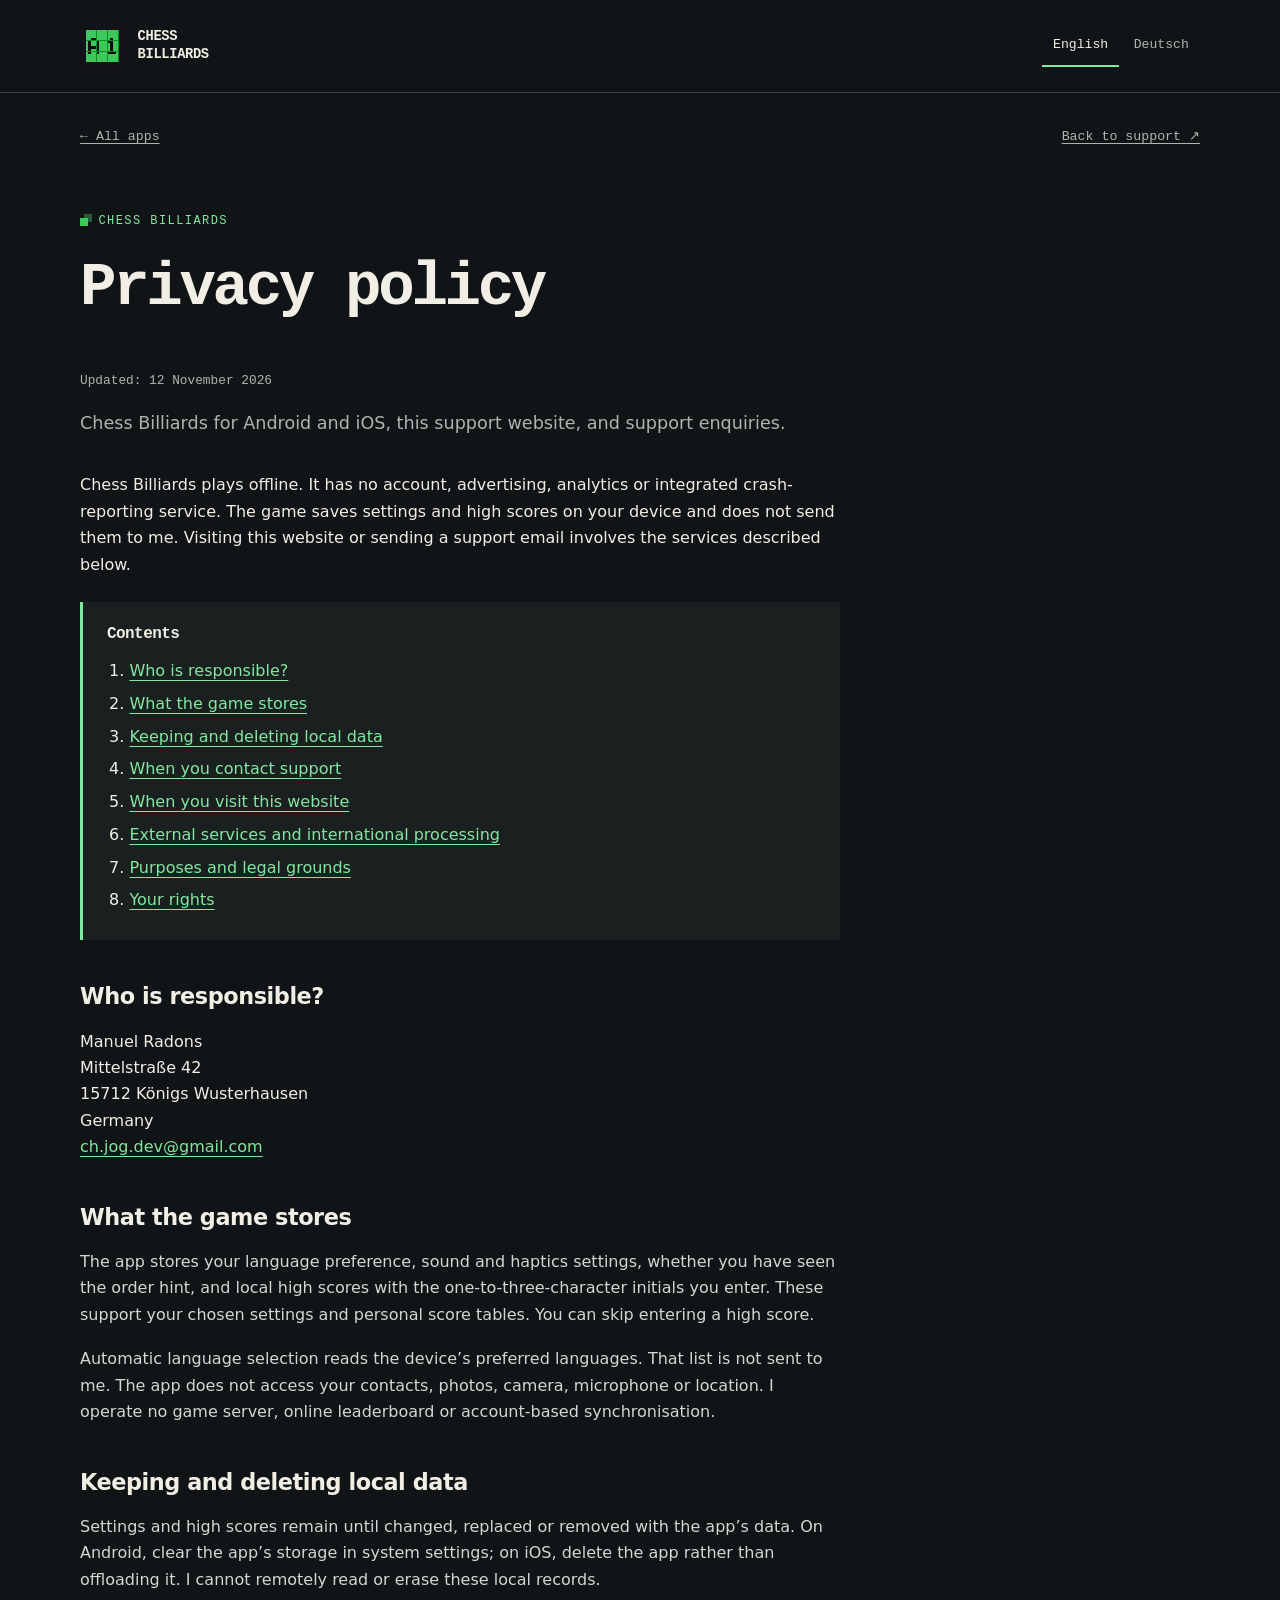
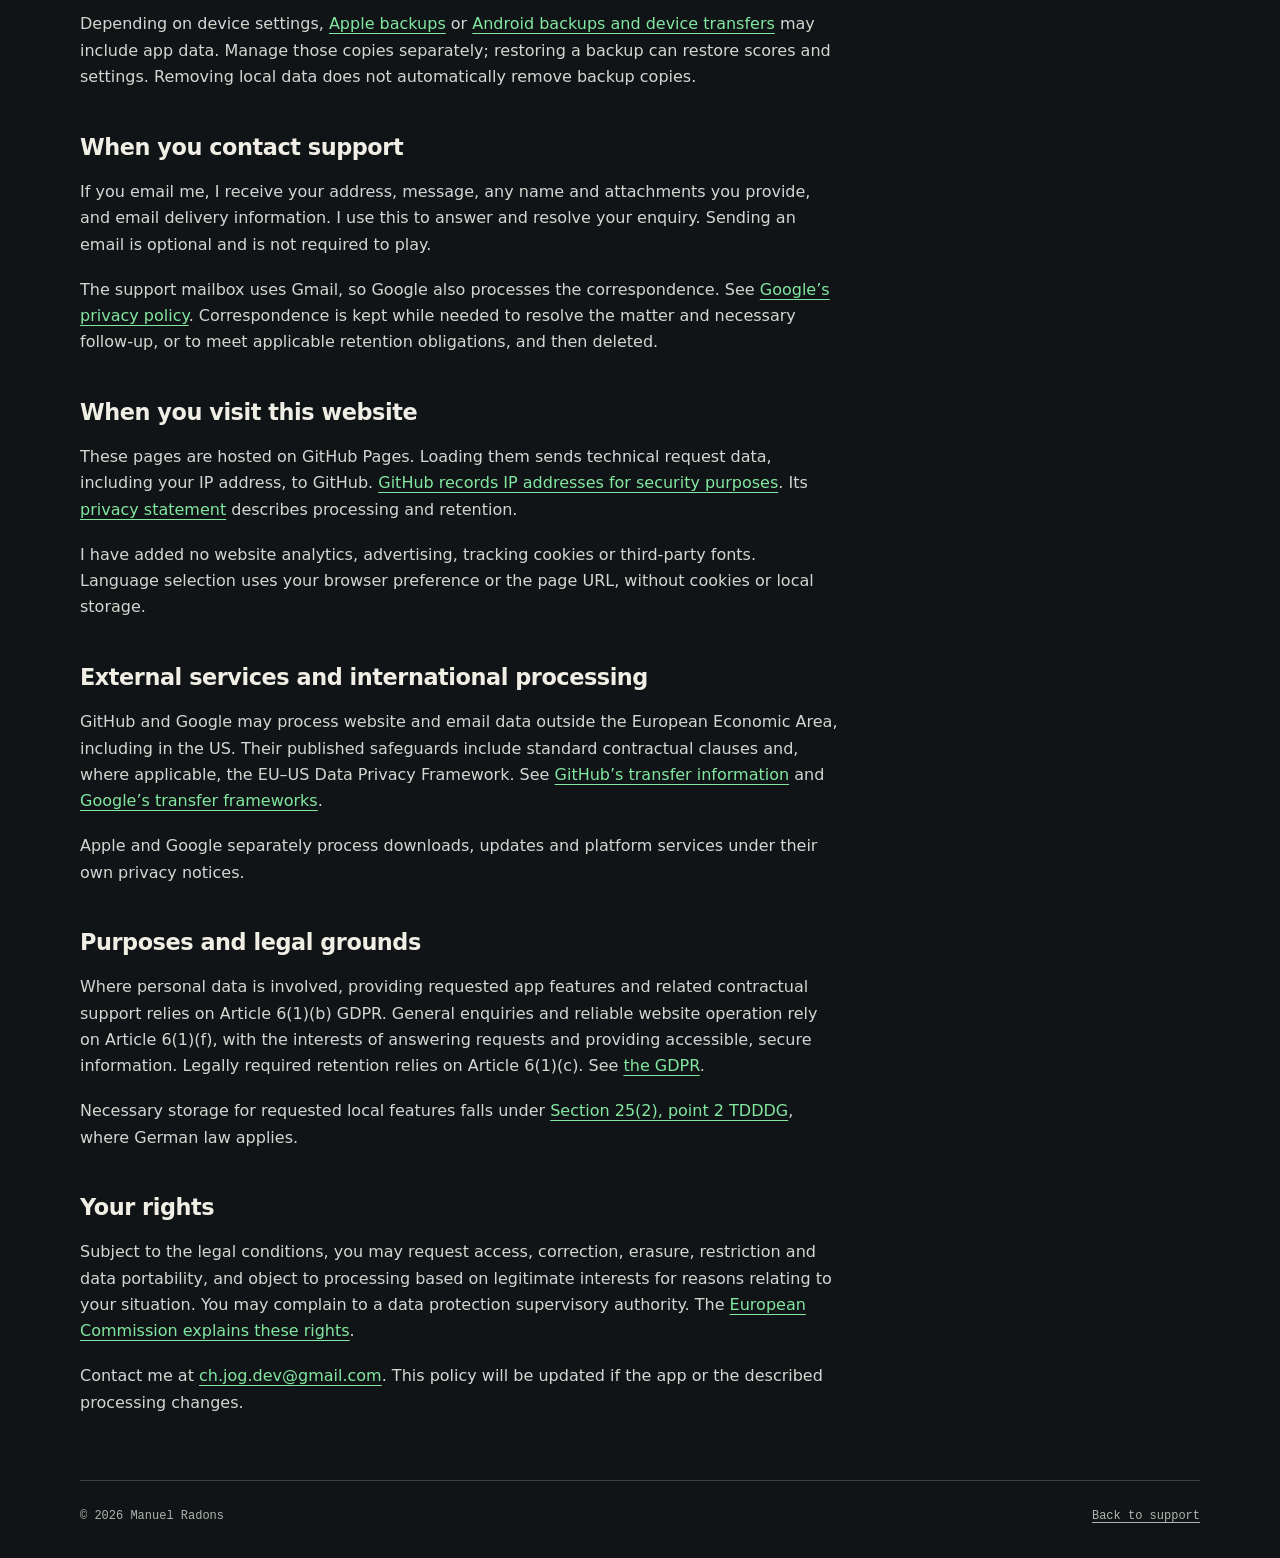
<file: ChessBilliards/privacy.html>
<!doctype html>
<html lang="en">
<head>
  <meta charset="utf-8">
  <meta name="viewport" content="width=device-width, initial-scale=1">
  <meta name="color-scheme" content="dark">
  <meta name="referrer" content="no-referrer">
  <meta name="description" content="Privacy information for Chess Billiards: local game data, support email and this website.">
  <title>Chess Billiards — Privacy policy</title>
  <link rel="icon" type="image/png" href="assets/app-icon.png">
  <link rel="stylesheet" href="assets/billiards.css">
  <script src="../assets/language.js" defer></script>
</head>
<body>
  <a class="skip-link" href="#main">Skip to content / Zum Inhalt</a>
  <header class="site-header">
    <div class="header-inner">
      <a class="brand" href="./#en-support" data-localized-href="./#{lang}-support"><img src="assets/app-icon.png" width="44" height="44" alt=""><span>CHESS<br>BILLIARDS</span></a>
      <nav class="language-nav" aria-label="Language" data-label-en="Language" data-label-de="Sprache">
        <a href="#en-privacy" lang="en" hreflang="en" data-language-choice="en">English</a>
        <a href="#de-privacy" lang="de" hreflang="de" data-language-choice="de">Deutsch</a>
      </nav>
    </div>
  </header>
  <main class="page-shell" id="main">
    <article id="en-privacy" lang="en" data-language="en" data-page-title="Chess Billiards — Privacy policy" data-description="Chess Billiards for Android and iOS, this support website, and support enquiries.">
      <nav class="page-nav" aria-label="Page navigation"><a href="../#en-apps">← All apps</a><a href="./#en-support">Back to support ↗</a></nav>
      <header class="policy-intro">
        <p class="eyebrow">Chess Billiards</p>
        <h1>Privacy policy</h1>
        <p class="updated"><time datetime="2026-11-12">Updated: 12 November 2026</time></p>
        <p class="intro">Chess Billiards for Android and iOS, this support website, and support enquiries.</p>
      </header>
      <div class="policy">
        <p>Chess Billiards plays offline. It has no account, advertising, analytics or integrated crash-reporting service. The game saves settings and high scores on your device and does not send them to me. Visiting this website or sending a support email involves the services described below.</p>
        <nav class="policy-toc" aria-label="Contents">
          <h2>Contents</h2>
          <ol>
            <li><a href="#en-contact">Who is responsible?</a></li>
            <li><a href="#en-device">What the game stores</a></li>
            <li><a href="#en-deletion">Keeping and deleting local data</a></li>
            <li><a href="#en-email">When you contact support</a></li>
            <li><a href="#en-website">When you visit this website</a></li>
            <li><a href="#en-providers">External services and international processing</a></li>
            <li><a href="#en-legal">Purposes and legal grounds</a></li>
            <li><a href="#en-rights">Your rights</a></li>
          </ol>
        </nav>
        <section class="policy-section" id="en-contact" aria-labelledby="en-contact-title">
          <h2 id="en-contact-title">Who is responsible?</h2>
          <address>Manuel Radons<br>Mittelstraße 42<br>15712 Königs Wusterhausen<br>Germany<br><a href="mailto:ch.jog.dev@gmail.com">ch.jog.dev@gmail.com</a></address>
        </section>
        <section class="policy-section" id="en-device" aria-labelledby="en-device-title">
          <h2 id="en-device-title">What the game stores</h2>
          <p>The app stores your language preference, sound and haptics settings, whether you have seen the order hint, and local high scores with the one-to-three-character initials you enter. These support your chosen settings and personal score tables. You can skip entering a high score.</p><p>Automatic language selection reads the device’s preferred languages. That list is not sent to me. The app does not access your contacts, photos, camera, microphone or location. I operate no game server, online leaderboard or account-based synchronisation.</p>
        </section>
        <section class="policy-section" id="en-deletion" aria-labelledby="en-deletion-title">
          <h2 id="en-deletion-title">Keeping and deleting local data</h2>
          <p>Settings and high scores remain until changed, replaced or removed with the app’s data. On Android, clear the app’s storage in system settings; on iOS, delete the app rather than offloading it. I cannot remotely read or erase these local records.</p><p>Depending on device settings, <a href="https://support.apple.com/en-us/108770">Apple backups</a> or <a href="https://developer.android.com/identity/data/autobackup">Android backups and device transfers</a> may include app data. Manage those copies separately; restoring a backup can restore scores and settings. Removing local data does not automatically remove backup copies.</p>
        </section>
        <section class="policy-section" id="en-email" aria-labelledby="en-email-title">
          <h2 id="en-email-title">When you contact support</h2>
          <p>If you email me, I receive your address, message, any name and attachments you provide, and email delivery information. I use this to answer and resolve your enquiry. Sending an email is optional and is not required to play.</p><p>The support mailbox uses Gmail, so Google also processes the correspondence. See <a href="https://policies.google.com/privacy">Google’s privacy policy</a>. Correspondence is kept while needed to resolve the matter and necessary follow-up, or to meet applicable retention obligations, and then deleted.</p>
        </section>
        <section class="policy-section" id="en-website" aria-labelledby="en-website-title">
          <h2 id="en-website-title">When you visit this website</h2>
          <p>These pages are hosted on GitHub Pages. Loading them sends technical request data, including your IP address, to GitHub. <a href="https://docs.github.com/en/pages/getting-started-with-github-pages/what-is-github-pages#data-collection">GitHub records IP addresses for security purposes</a>. Its <a href="https://docs.github.com/en/site-policy/privacy-policies/github-general-privacy-statement">privacy statement</a> describes processing and retention.</p><p>I have added no website analytics, advertising, tracking cookies or third-party fonts. Language selection uses your browser preference or the page URL, without cookies or local storage.</p>
        </section>
        <section class="policy-section" id="en-providers" aria-labelledby="en-providers-title">
          <h2 id="en-providers-title">External services and international processing</h2>
          <p>GitHub and Google may process website and email data outside the European Economic Area, including in the US. Their published safeguards include standard contractual clauses and, where applicable, the EU–US Data Privacy Framework. See <a href="https://docs.github.com/en/site-policy/privacy-policies/github-general-privacy-statement#international-data-transfers">GitHub’s transfer information</a> and <a href="https://policies.google.com/privacy/frameworks">Google’s transfer frameworks</a>.</p><p>Apple and Google separately process downloads, updates and platform services under their own privacy notices.</p>
        </section>
        <section class="policy-section" id="en-legal" aria-labelledby="en-legal-title">
          <h2 id="en-legal-title">Purposes and legal grounds</h2>
          <p>Where personal data is involved, providing requested app features and related contractual support relies on Article 6(1)(b) GDPR. General enquiries and reliable website operation rely on Article 6(1)(f), with the interests of answering requests and providing accessible, secure information. Legally required retention relies on Article 6(1)(c). See <a href="https://eur-lex.europa.eu/eli/reg/2016/679/oj/eng">the GDPR</a>.</p><p>Necessary storage for requested local features falls under <a href="https://www.gesetze-im-internet.de/ttdsg/__25.html">Section 25(2), point 2 TDDDG</a>, where German law applies.</p>
        </section>
        <section class="policy-section" id="en-rights" aria-labelledby="en-rights-title">
          <h2 id="en-rights-title">Your rights</h2>
          <p>Subject to the legal conditions, you may request access, correction, erasure, restriction and data portability, and object to processing based on legitimate interests for reasons relating to your situation. You may complain to a data protection supervisory authority. The <a href="https://commission.europa.eu/law/law-topic/data-protection/information-individuals_en">European Commission explains these rights</a>.</p><p>Contact me at <a href="mailto:ch.jog.dev@gmail.com">ch.jog.dev@gmail.com</a>. This policy will be updated if the app or the described processing changes.</p>
        </section>
      </div>
      <footer class="site-footer"><p>© 2026 Manuel Radons</p><a href="./#en-support">Back to support</a></footer>
    </article>
    <article id="de-privacy" lang="de" data-language="de" data-page-title="Chess Billiards — Datenschutzerklärung" data-description="Chess Billiards für Android und iOS, diese Support-Website und Supportanfragen.">
      <nav class="page-nav" aria-label="Seitennavigation"><a href="../#de-apps">← Alle Apps</a><a href="./#de-support">Zurück zum Support ↗</a></nav>
      <header class="policy-intro">
        <p class="eyebrow">Chess Billiards</p>
        <h1>Datenschutz<wbr>erklärung</h1>
        <p class="updated"><time datetime="2026-11-12">Stand: 12. November 2026</time></p>
        <p class="intro">Chess Billiards für Android und iOS, diese Support-Website und Supportanfragen.</p>
      </header>
      <div class="policy">
        <p>Chess Billiards funktioniert offline. Das Spiel enthält kein Benutzerkonto, keine Werbung, keine Nutzungsanalyse und keinen eingebauten Absturzmeldedienst. Einstellungen und Highscores werden auf deinem Gerät gespeichert und vom Spiel nicht an mich gesendet. Beim Besuch dieser Website oder einer Supportanfrage per E-Mail sind die unten beschriebenen Dienste beteiligt.</p>
        <nav class="policy-toc" aria-label="Inhalt">
          <h2>Inhalt</h2>
          <ol>
            <li><a href="#de-contact">Wer ist verantwortlich?</a></li>
            <li><a href="#de-device">Was das Spiel speichert</a></li>
            <li><a href="#de-deletion">Lokale Daten aufbewahren und löschen</a></li>
            <li><a href="#de-email">Wenn du den Support kontaktierst</a></li>
            <li><a href="#de-website">Wenn du diese Website besuchst</a></li>
            <li><a href="#de-providers">Externe Dienste und Verarbeitung im Ausland</a></li>
            <li><a href="#de-legal">Zwecke und Rechtsgrundlagen</a></li>
            <li><a href="#de-rights">Deine Rechte</a></li>
          </ol>
        </nav>
        <section class="policy-section" id="de-contact" aria-labelledby="de-contact-title">
          <h2 id="de-contact-title">Wer ist verantwortlich?</h2>
          <address>Manuel Radons<br>Mittelstraße 42<br>15712 Königs Wusterhausen<br>Deutschland<br><a href="mailto:ch.jog.dev@gmail.com">ch.jog.dev@gmail.com</a></address>
        </section>
        <section class="policy-section" id="de-device" aria-labelledby="de-device-title">
          <h2 id="de-device-title">Was das Spiel speichert</h2>
          <p>Die App speichert deine Sprachwahl, die Ton- und Haptikeinstellungen, ob du den Reihenfolgehinweis gesehen hast, sowie lokale Highscores mit deinem eingegebenen Kürzel aus ein bis drei Zeichen. Das dient deinen gewählten Einstellungen und persönlichen Bestenlisten. Den Highscore-Eintrag kannst du überspringen.</p><p>Die automatische Sprachauswahl liest die bevorzugten Gerätesprachen aus. Diese Liste wird nicht an mich übertragen. Die App greift nicht auf Kontakte, Fotos, Kamera, Mikrofon oder Standort zu. Ich betreibe keinen Spielserver, keine Online-Rangliste und keine kontobasierte Synchronisierung.</p>
        </section>
        <section class="policy-section" id="de-deletion" aria-labelledby="de-deletion-title">
          <h2 id="de-deletion-title">Lokale Daten aufbewahren und löschen</h2>
          <p>Einstellungen und Highscores bleiben gespeichert, bis sie geändert, ersetzt oder mit den App-Daten entfernt werden. Unter Android kannst du den App-Speicher in den Systemeinstellungen löschen; unter iOS die App löschen, statt sie auszulagern. Ich kann diese lokalen Daten nicht aus der Ferne lesen oder löschen.</p><p>Je nach Geräteeinstellung können <a href="https://support.apple.com/de-de/108770">Apple-Backups</a> oder <a href="https://developer.android.com/identity/data/autobackup?hl=de">Android-Backups und Geräteübertragungen</a> App-Daten einschließen. Diese Kopien verwaltest du separat. Eine Wiederherstellung kann Highscores und Einstellungen zurückbringen; das Löschen lokaler Daten entfernt nicht automatisch vorhandene Sicherungskopien.</p>
        </section>
        <section class="policy-section" id="de-email" aria-labelledby="de-email-title">
          <h2 id="de-email-title">Wenn du den Support kontaktierst</h2>
          <p>Wenn du mir eine E-Mail schreibst, erhalte ich deine Adresse, Nachricht, freiwillig mitgeteilte Namen und Anhänge sowie technische Zustellinformationen. Ich nutze sie, um deine Anfrage zu beantworten und das Anliegen zu bearbeiten. Eine E-Mail ist freiwillig und zum Spielen nicht erforderlich.</p><p>Das Supportpostfach nutzt Gmail; deshalb verarbeitet auch Google die Korrespondenz. Dazu gilt <a href="https://policies.google.com/privacy?hl=de">Googles Datenschutzerklärung</a>. Die Korrespondenz bleibt gespeichert, solange sie zur Bearbeitung und notwendigen Nachbearbeitung oder aufgrund geltender Aufbewahrungspflichten benötigt wird; anschließend wird sie gelöscht.</p>
        </section>
        <section class="policy-section" id="de-website" aria-labelledby="de-website-title">
          <h2 id="de-website-title">Wenn du diese Website besuchst</h2>
          <p>Diese Seiten werden über GitHub Pages bereitgestellt. Beim Aufruf erhält GitHub technische Anfragedaten einschließlich deiner IP-Adresse. <a href="https://docs.github.com/en/pages/getting-started-with-github-pages/what-is-github-pages#data-collection">GitHub protokolliert IP-Adressen zu Sicherheitszwecken</a>. Verarbeitung und Aufbewahrung erläutert die <a href="https://docs.github.com/en/site-policy/privacy-policies/github-general-privacy-statement">GitHub-Datenschutzerklärung</a>.</p><p>Ich habe keine Website-Nutzungsanalyse, Werbung, Tracking-Cookies oder extern geladenen Schriftarten eingebaut. Die Sprachwahl verwendet deine Browsereinstellung oder die Seitenadresse, ohne Cookies oder lokalen Browserspeicher.</p>
        </section>
        <section class="policy-section" id="de-providers" aria-labelledby="de-providers-title">
          <h2 id="de-providers-title">Externe Dienste und Verarbeitung im Ausland</h2>
          <p>GitHub und Google können Website- und E-Mail-Daten außerhalb des Europäischen Wirtschaftsraums verarbeiten, unter anderem in den USA. Zu ihren veröffentlichten Schutzmechanismen gehören Standardvertragsklauseln und, soweit anwendbar, das EU–US Data Privacy Framework. Einzelheiten nennen <a href="https://docs.github.com/en/site-policy/privacy-policies/github-general-privacy-statement#international-data-transfers">GitHubs Übermittlungshinweise</a> und <a href="https://policies.google.com/privacy/frameworks?hl=de">Googles Übermittlungsregelungen</a>.</p><p>Für Downloads, Updates und Plattformdienste verarbeiten Apple und Google Daten eigenständig nach ihren jeweiligen Datenschutzhinweisen.</p>
        </section>
        <section class="policy-section" id="de-legal" aria-labelledby="de-legal-title">
          <h2 id="de-legal-title">Zwecke und Rechtsgrundlagen</h2>
          <p>Soweit personenbezogene Daten betroffen sind, beruhen angeforderte App-Funktionen und zugehöriger vertraglicher Support auf Art. 6 Abs. 1 lit. b DSGVO. Allgemeine Anfragen und der zuverlässige Websitebetrieb beruhen auf lit. f: berechtigte Interessen sind die Beantwortung von Anfragen sowie zugängliche, sichere Informationen. Gesetzlich vorgeschriebene Aufbewahrung beruht auf lit. c. Siehe <a href="https://eur-lex.europa.eu/eli/reg/2016/679/oj/deu">DSGVO</a>.</p><p>Notwendige Speicherung für ausdrücklich gewünschte lokale Funktionen fällt bei Anwendbarkeit deutschen Rechts unter <a href="https://www.gesetze-im-internet.de/ttdsg/__25.html">§ 25 Abs. 2 Nr. 2 TDDDG</a>.</p>
        </section>
        <section class="policy-section" id="de-rights" aria-labelledby="de-rights-title">
          <h2 id="de-rights-title">Deine Rechte</h2>
          <p>Unter den gesetzlichen Voraussetzungen hast du Rechte auf Auskunft, Berichtigung, Löschung, Einschränkung und Datenübertragbarkeit. Einer Verarbeitung aufgrund berechtigter Interessen kannst du aus Gründen deiner besonderen Situation widersprechen. Du kannst dich bei einer Datenschutzaufsichtsbehörde beschweren. Die <a href="https://commission.europa.eu/law/law-topic/data-protection/information-individuals_en">Europäische Kommission erläutert diese Rechte</a>.</p><p>Schreib mir dazu an <a href="mailto:ch.jog.dev@gmail.com">ch.jog.dev@gmail.com</a>. Diese Erklärung wird aktualisiert, wenn sich die App oder die beschriebene Verarbeitung ändert.</p>
        </section>
      </div>
      <footer class="site-footer"><p>© 2026 Manuel Radons</p><a href="./#de-support">Zurück zum Support</a></footer>
    </article>
  </main>
</body>
</html>
</file>
<file: assets/overview.css>
:root { color-scheme: light; --paper: #f4f3ef; --ink: #232724; --muted: #656a65; --line: #d4d7cf; }
* { box-sizing: border-box; }
[hidden] { display: none !important; }
html { scroll-padding-top: 24px; }
body { margin: 0; background: var(--paper); color: var(--ink); font: 17px/1.65 system-ui, -apple-system, BlinkMacSystemFont, "Segoe UI", sans-serif; }
a { color: inherit; text-underline-offset: 4px; }
a:hover { text-decoration-thickness: 2px; }
a:focus-visible, summary:focus-visible { outline: 3px solid #516d52; outline-offset: 5px; }
.skip-link { position: absolute; left: 20px; top: -100px; z-index: 5; padding: 10px 16px; background: white; }
.skip-link:focus { top: 12px; }
.site-header, main, .site-footer { width: min(1060px, calc(100% - 64px)); margin-inline: auto; }
.site-header { display: flex; align-items: center; justify-content: space-between; gap: 20px; padding-block: 26px; border-bottom: 1px solid var(--line); }
.signature { font-weight: 650; letter-spacing: -.03em; text-decoration: none; }
.language-nav { display: flex; gap: 6px; flex-wrap: wrap; }
.language-nav a { padding: 9px 11px; min-height: 44px; font-size: 14px; text-decoration: none; border: 1px solid transparent; }
.language-nav a[aria-current] { border-color: #91998c; background: #e7eadf; }
.intro { padding-block: 72px 44px; max-width: 720px; }
.eyebrow { text-transform: uppercase; letter-spacing: .15em; font-size: 12px; font-weight: 650; margin: 0 0 20px; color: var(--muted); }
h1 { font-size: clamp(36px, 5.3vw, 62px); line-height: 1.08; letter-spacing: -.05em; font-weight: 600; margin: 0 0 24px; }
.intro p:last-child { color: var(--muted); max-width: 560px; margin: 0; font-size: 19px; }
.app-list { display: grid; grid-template-columns: 1fr 1fr; gap: 24px; }
.app-card { background: #fff; border: 1px solid var(--line); overflow: hidden; }
.app-art { height: 208px; display: grid; place-items: center; border-bottom: 1px solid var(--line); position: relative; }
.labyrinth-art { background: #e9e6df; }
.labyrinth-art::before { content: ''; position: absolute; inset: 30px; border: 1px solid #c6c4b9; }
.labyrinth-art img { border-radius: 23%; width: 116px; height: 116px; position: relative; box-shadow: 0 12px 28px #37382d1b; }
.billiards-art { background: #121718; }
.billiards-art::before, .billiards-art::after { content: ''; width: 30px; height: 30px; border: 6px solid #52735a; position: absolute; }
.billiards-art::before { top: 40px; left: 38px; }
.billiards-art::after { bottom: 38px; right: 38px; width: 18px; height: 18px; border-color: #d6a04a; }
.billiards-art img { width: 120px; height: 120px; image-rendering: pixelated; }
.app-body { padding: 27px 30px 30px; }
.app-meta { color: var(--muted); font-size: 12px; text-transform: uppercase; letter-spacing: .11em; margin: 0 0 9px; }
h2 { font-size: 27px; font-weight: 600; letter-spacing: -.035em; line-height: 1.2; margin: 0 0 14px; }
.app-description { margin: 0 0 24px; color: var(--muted); }
.app-links { display: flex; flex-wrap: wrap; gap: 14px 24px; }
.app-links a { min-height: 44px; display: inline-flex; align-items: center; font-size: 15px; font-weight: 600; }
.contact { margin-block: 38px 56px; padding-block: 25px; border-top: 1px solid var(--line); border-bottom: 1px solid var(--line); display: flex; justify-content: space-between; align-items: baseline; gap: 14px; flex-wrap: wrap; }
.contact p { margin: 0; color: var(--muted); }
.contact a { overflow-wrap: anywhere; }
.website-note { font-size: 14px; color: var(--muted); max-width: 800px; margin-bottom: 38px; }
.website-note summary { cursor: pointer; min-height: 44px; display: list-item; padding-block: 10px; color: var(--ink); }
.website-note p { margin-block: 10px; }
.website-note address { font-style: normal; margin-block: 14px; }
.site-footer { color: var(--muted); font-size: 13px; padding-block: 20px 32px; border-top: 1px solid var(--line); }
@media (max-width: 650px) {
  .site-header, main, .site-footer { width: calc(100% - 36px); }
  .site-header { padding-block: 17px; gap: 10px; flex-wrap: wrap; }
  .intro { padding-block: 43px 30px; }
  .intro p:last-child { font-size: 17px; }
  .app-list { grid-template-columns: 1fr; gap: 22px; }
  .app-art { height: 178px; }
  .app-body { padding: 24px; }
  .contact { margin-block: 30px; }
}
@media print { .site-header, .skip-link, .language-nav { display: none; } body { background: white; } .app-list { display: block; } .app-card { break-inside: avoid; margin-bottom: 20px; } }
</file>
<file: ChessBilliards/assets/billiards.css>
:root {
  color-scheme: dark;
  --background: #111416;
  --panel: #1a2020;
  --ink: #f0eee5;
  --muted: #acb6ae;
  --line: #38443c;
  --green: #82e7a0;
  --green-bright: #3cc85a;
  --amber: #f0ad52;
  --mono: ui-monospace, SFMono-Regular, Consolas, "Liberation Mono", monospace;
}
* { box-sizing: border-box; }
[hidden] { display: none !important; }
html { scroll-padding-top: 1.5rem; }
body { margin: 0; background: var(--background); color: var(--ink); font: 1rem/1.65 system-ui, -apple-system, BlinkMacSystemFont, "Segoe UI", sans-serif; }
a { color: var(--green); text-underline-offset: .22em; text-decoration-thickness: 1px; }
a:hover { color: #baf9cd; }
a, button, summary { -webkit-tap-highlight-color: #82e7a044; }
a:focus-visible, summary:focus-visible { outline: 3px solid var(--amber); outline-offset: 5px; }
img, svg { max-width: 100%; }
img { height: auto; }
h1, h2, h3, p { margin-top: 0; }
h1, h2, h3 { line-height: 1.15; text-wrap: balance; }
h2 { font-size: clamp(1.6rem, 3vw, 2.25rem); letter-spacing: -.035em; }
h3 { font-size: 1.16rem; }
p { margin-bottom: 1.15rem; }
.skip-link { position: absolute; left: 1rem; top: -10rem; z-index: 10; padding: .75rem 1rem; color: #111416; background: var(--green); }
.skip-link:focus { top: 1rem; }
.site-header { border-bottom: 1px solid var(--line); }
.header-inner, .page-shell, .site-footer { width: min(100% - 3rem, 1120px); margin-inline: auto; }
.header-inner { min-height: 92px; display: flex; flex-wrap: wrap; align-items: center; justify-content: space-between; gap: 1.25rem; padding-block: 1rem; }
.brand { display: inline-flex; align-items: center; gap: .85rem; color: var(--ink); text-decoration: none; font: 700 .86rem/1.3 var(--mono); letter-spacing: -.025em; }
.brand img { width: 44px; height: 44px; image-rendering: pixelated; }
.brand span { max-width: 8rem; }
.language-nav { display: flex; flex-wrap: wrap; gap: .2rem; font: .82rem/1.4 var(--mono); }
.language-nav a { padding: .65rem .7rem; color: var(--muted); text-decoration: none; border-bottom: 2px solid transparent; }
.language-nav a[aria-current="true"], .language-nav a:hover { color: var(--ink); border-bottom-color: var(--green); }
.page-nav { display: flex; flex-wrap: wrap; justify-content: space-between; gap: .5rem 1.25rem; margin: 1.6rem 0 0; font: .83rem/1.5 var(--mono); }
.page-nav a { display: inline-block; padding-block: .55rem; color: var(--muted); }
.page-nav a:hover { color: var(--green); }
.hero { display: grid; grid-template-columns: 1.08fr 1fr; align-items: center; gap: 2rem; padding-block: 3.75rem 4rem; }
.hero > *, .contact-strip > *, .support-layout > * { min-width: 0; }
.hero h1, .button, .support-layout { overflow-wrap: anywhere; }
.eyebrow { display: flex; align-items: center; gap: .65rem; margin-bottom: 1.5rem; color: var(--green); font: .75rem/1.6 var(--mono); letter-spacing: .12em; text-transform: uppercase; }
.eyebrow::before { content: ""; width: 8px; height: 8px; background: var(--green-bright); box-shadow: 4px -4px 0 #235b37; flex-shrink: 0; }
.hero h1 { margin-bottom: 1.5rem; font: 800 clamp(2.7rem, 6.4vw, 5.2rem)/.99 var(--mono); letter-spacing: -.075em; }
.hero h1 span { color: var(--green); }
.hero .intro { max-width: 30rem; margin-bottom: 0; color: var(--muted); font-size: 1.15rem; line-height: 1.6; }
.game-art { margin: 0; position: relative; }
.game-art svg, .game-art img { display: block; width: 100%; height: auto; }
.game-art figcaption { margin-top: .5rem; color: var(--muted); text-align: right; font: .7rem/1.5 var(--mono); letter-spacing: .07em; }
.contact-strip { display: grid; grid-template-columns: 1fr auto; align-items: center; gap: 1rem 2rem; padding: 1.65rem 2rem; border: 1px solid var(--green); background: #192b20; box-shadow: 5px 5px 0 #285938; }
.contact-strip h2 { margin-bottom: .4rem; font-size: 1.4rem; }
.contact-strip p { max-width: 36rem; margin: 0; color: #c0d1c3; font-size: .95rem; }
.button { display: inline-flex; flex-wrap: wrap; align-items: center; justify-content: center; gap: 1.2rem; min-height: 50px; padding: .75rem 1.2rem; background: var(--green); color: #102016; border: 2px solid var(--green); text-decoration: none; text-align: center; font: 700 .9rem/1.4 var(--mono); }
.button:hover { color: #102016; background: #baf9cd; border-color: #baf9cd; }
.contact-address { margin: 1.1rem 0 0; font: .8rem/1.6 var(--mono); color: var(--muted); overflow-wrap: anywhere; }
.contact-address a { color: var(--muted); }
.support-layout { display: grid; grid-template-columns: 1fr 1fr; gap: 5rem; margin-block: 5rem; }
.section-label { margin-bottom: .8rem; color: var(--muted); font: .75rem/1.5 var(--mono); letter-spacing: .06em; }
.quick-guide { list-style: none; padding: 0; margin: 1.75rem 0 0; counter-reset: guide; }
.quick-guide li { position: relative; padding: 0 0 1.6rem 3rem; counter-increment: guide; }
.quick-guide li::before { content: "0" counter(guide); position: absolute; left: 0; top: 0; color: var(--green); font: .9rem/1.5 var(--mono); }
.quick-guide h3 { margin-bottom: .5rem; }
.quick-guide p { color: var(--muted); margin: 0; font-size: .96rem; }
.faq { margin-top: 1.5rem; border-top: 1px solid var(--line); }
.faq details { border-bottom: 1px solid var(--line); }
.faq summary { cursor: pointer; padding: 1.15rem 1.75rem 1.15rem 0; position: relative; font-weight: 600; line-height: 1.5; list-style: none; }
.faq summary::-webkit-details-marker { display: none; }
.faq summary::after { content: "+"; position: absolute; right: 0; top: 1.15rem; color: var(--green); font: 1.2rem/1.2 var(--mono); }
.faq details[open] > summary::after { content: "−"; }
.faq details > p { color: var(--muted); font-size: .95rem; padding-right: 1rem; }
.privacy-note { display: flex; align-items: start; gap: 1.25rem; border-top: 1px solid var(--line); padding-block: 2rem; }
.privacy-note > div { min-width: 0; overflow-wrap: anywhere; }
.privacy-note .pixel-mark { flex-shrink: 0; width: 24px; height: 24px; margin-top: .25rem; color: var(--green); }
.privacy-note h2 { margin-bottom: .6rem; font-size: 1.2rem; }
.privacy-note p { margin-bottom: .7rem; color: var(--muted); max-width: 45rem; font-size: .95rem; }
.site-footer { display: flex; justify-content: space-between; flex-wrap: wrap; gap: .75rem 1.5rem; padding-block: 1.6rem 2rem; border-top: 1px solid var(--line); color: var(--muted); font: .75rem/1.6 var(--mono); }
article > .site-footer { width: 100%; }
.site-footer p { margin: 0; }
.site-footer a { color: var(--muted); }
/* The privacy page shares this app's character, with quieter long-form text. */
.policy-intro { max-width: 760px; padding-block: 3.5rem 1rem; }
.policy-intro h1 { font: 700 clamp(2.2rem, 5vw, 3.8rem)/1.08 var(--mono); letter-spacing: -.055em; overflow-wrap: anywhere; }
.policy-intro .intro { color: var(--muted); font-size: 1.1rem; }
.policy-intro .updated, .updated { color: var(--muted); font: .8rem/1.5 var(--mono); }
.policy { max-width: 760px; margin-bottom: 4rem; }
.policy-section { margin-top: 2.5rem; scroll-margin-top: 1.5rem; }
.policy-section h2 { font-size: 1.4rem; letter-spacing: -.02em; padding-top: .25rem; }
.policy-section p, .policy-section li { color: #d2d8d1; }
.policy-section ul { padding-left: 1.3rem; }
.policy-section li { margin-bottom: .55rem; }
.policy-section address { font-style: normal; margin-bottom: 1rem; }
.policy-toc { margin-block: 1.5rem 2.5rem; padding: 1.25rem 1.5rem; border-left: 3px solid var(--green); background: var(--panel); }
.policy-toc h2 { font: 700 1rem/1.5 var(--mono); margin-bottom: .75rem; }
.policy-toc ol { margin: 0; padding-left: 1.4rem; }
.policy-toc li { margin-block: .4rem; }
.policy a { overflow-wrap: anywhere; }
.notice { padding: 1rem 1.25rem; border-left: 3px solid var(--amber); background: #30291d; color: #f3d7ae; }
@media (max-width: 760px) {
  .hero { grid-template-columns: minmax(0, 1fr); gap: 2rem; padding-block: 2.75rem; }
  .hero h1 { font-size: clamp(2.8rem, 10vw, 4.5rem); }
  .hero .intro { max-width: 36rem; }
  .game-art { width: min(100%, 420px); justify-self: center; }
  .contact-strip { grid-template-columns: minmax(0, 1fr); padding: 1.5rem; }
  .button { justify-self: start; }
  .support-layout { grid-template-columns: minmax(0, 1fr); gap: 2.5rem; margin-block: 3.5rem; }
  .quick-guide li:last-child { padding-bottom: 0; }
  .policy-intro { padding-top: 2.5rem; }
}
@media (max-width: 400px) {
  .header-inner, .page-shell, .site-footer { width: calc(100% - 2rem); }
  .header-inner { gap: .6rem; min-height: 82px; }
  .brand { gap: .5rem; font-size: .73rem; }
  .brand img { width: 36px; height: 36px; }
  .language-nav { font-size: .75rem; }
  .language-nav a { padding-inline: .4rem; }
  .contact-strip { padding: 1.2rem; }
  .button { width: 100%; }
}
@media (prefers-reduced-motion: reduce) { html { scroll-behavior: auto; } }
@media print {
  :root { color-scheme: light; }
  body { background: white; color: black; font-size: 11pt; }
  .site-header, .page-nav, .language-nav, .game-art, .site-footer, .skip-link { display: none; }
  .page-shell { width: 100%; }
  .hero, .policy-intro { padding-block: 0 1rem; }
  .hero { display: block; }
  .hero h1 { font-size: 32pt; }
  .hero h1 span, .eyebrow, .policy-section p, .policy-section li, .updated, a { color: black; }
  .policy { max-width: none; }
  .policy-section { break-inside: avoid; }
  .policy-toc, .notice { background: none; border-color: #555; }
}
</file>
